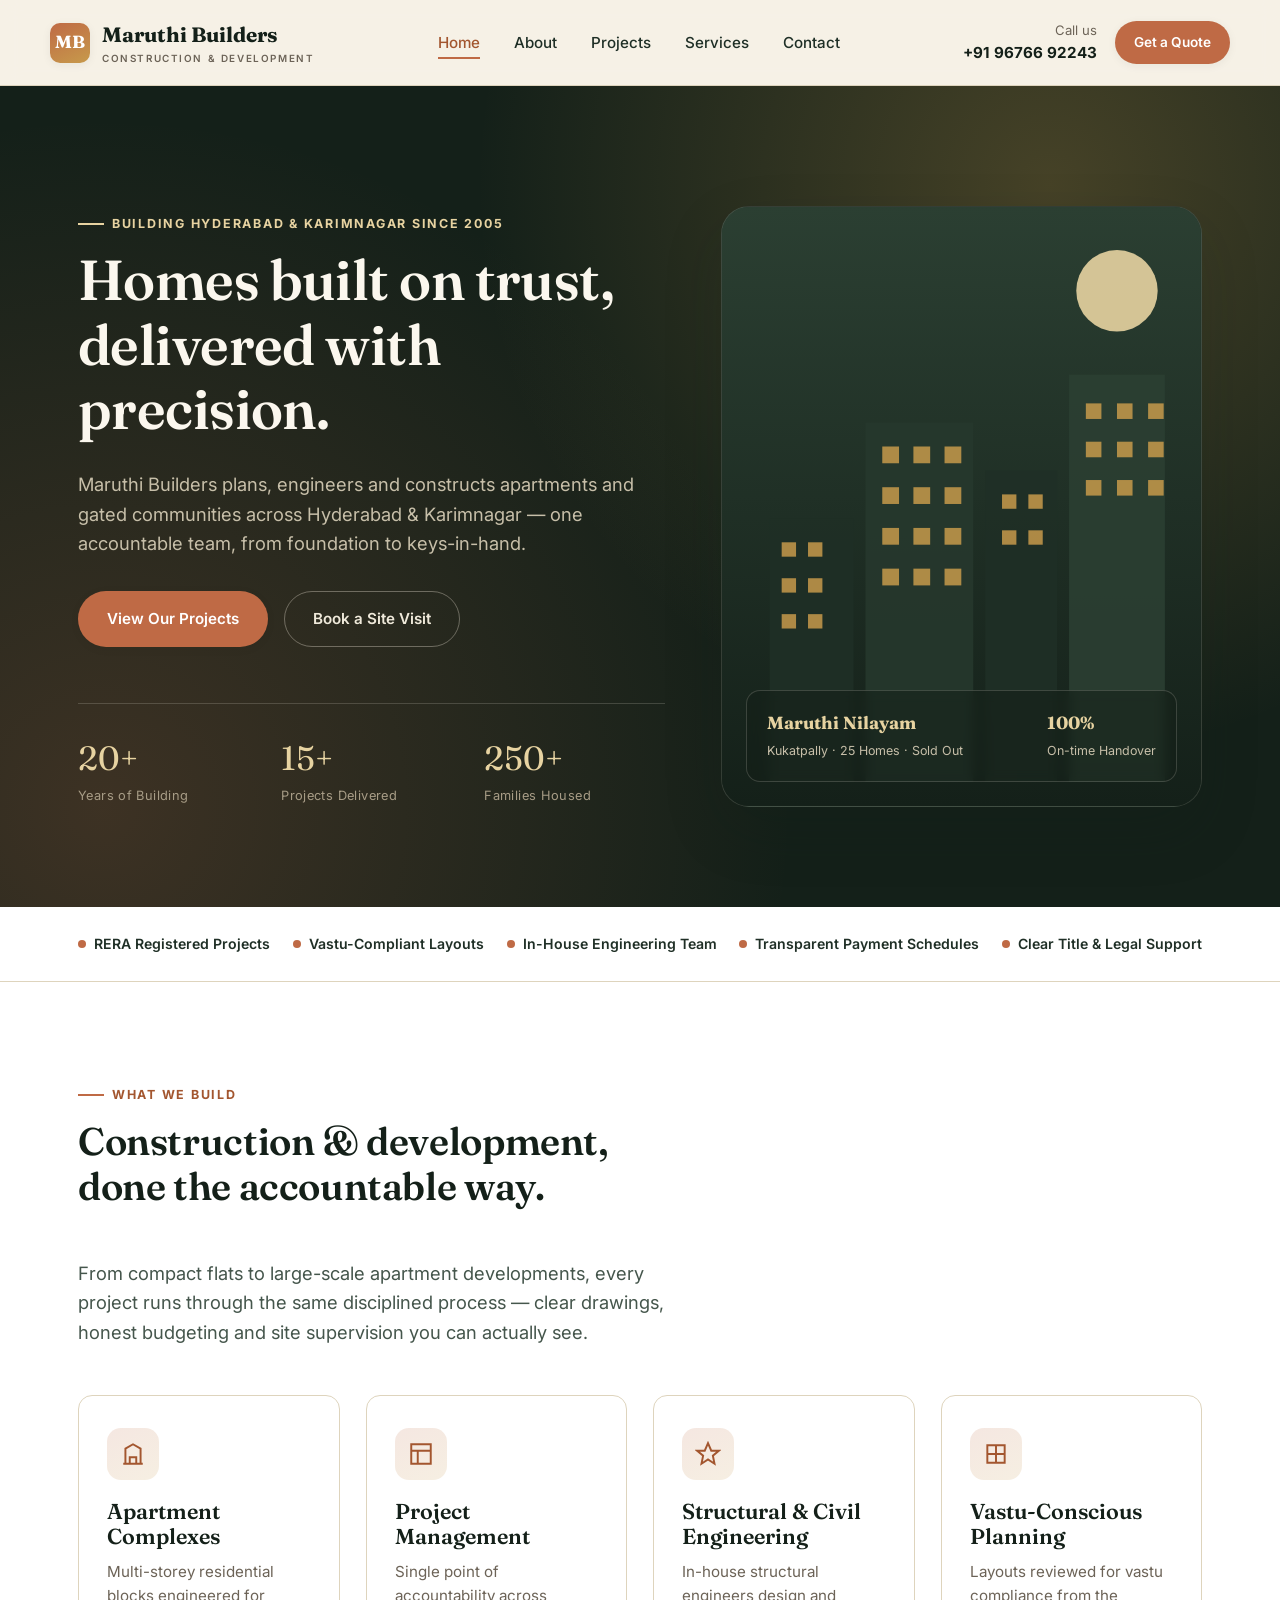
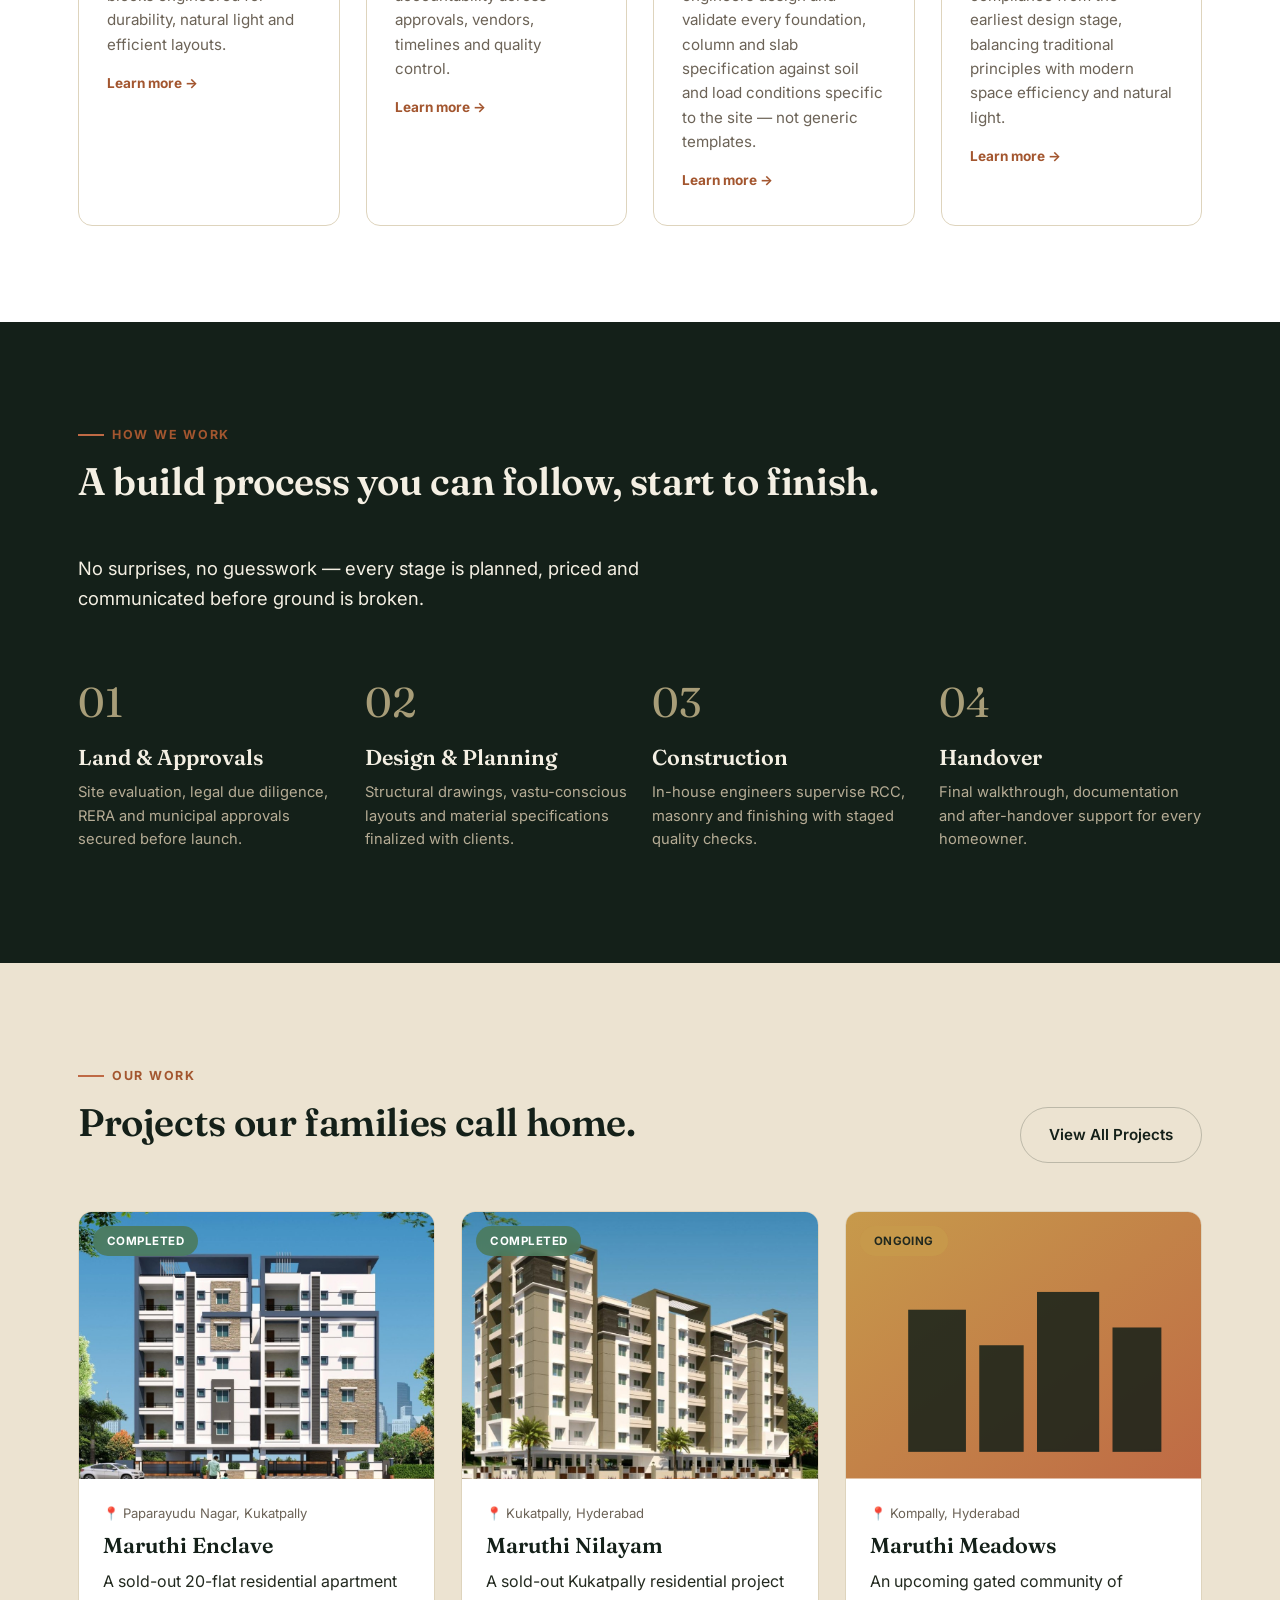
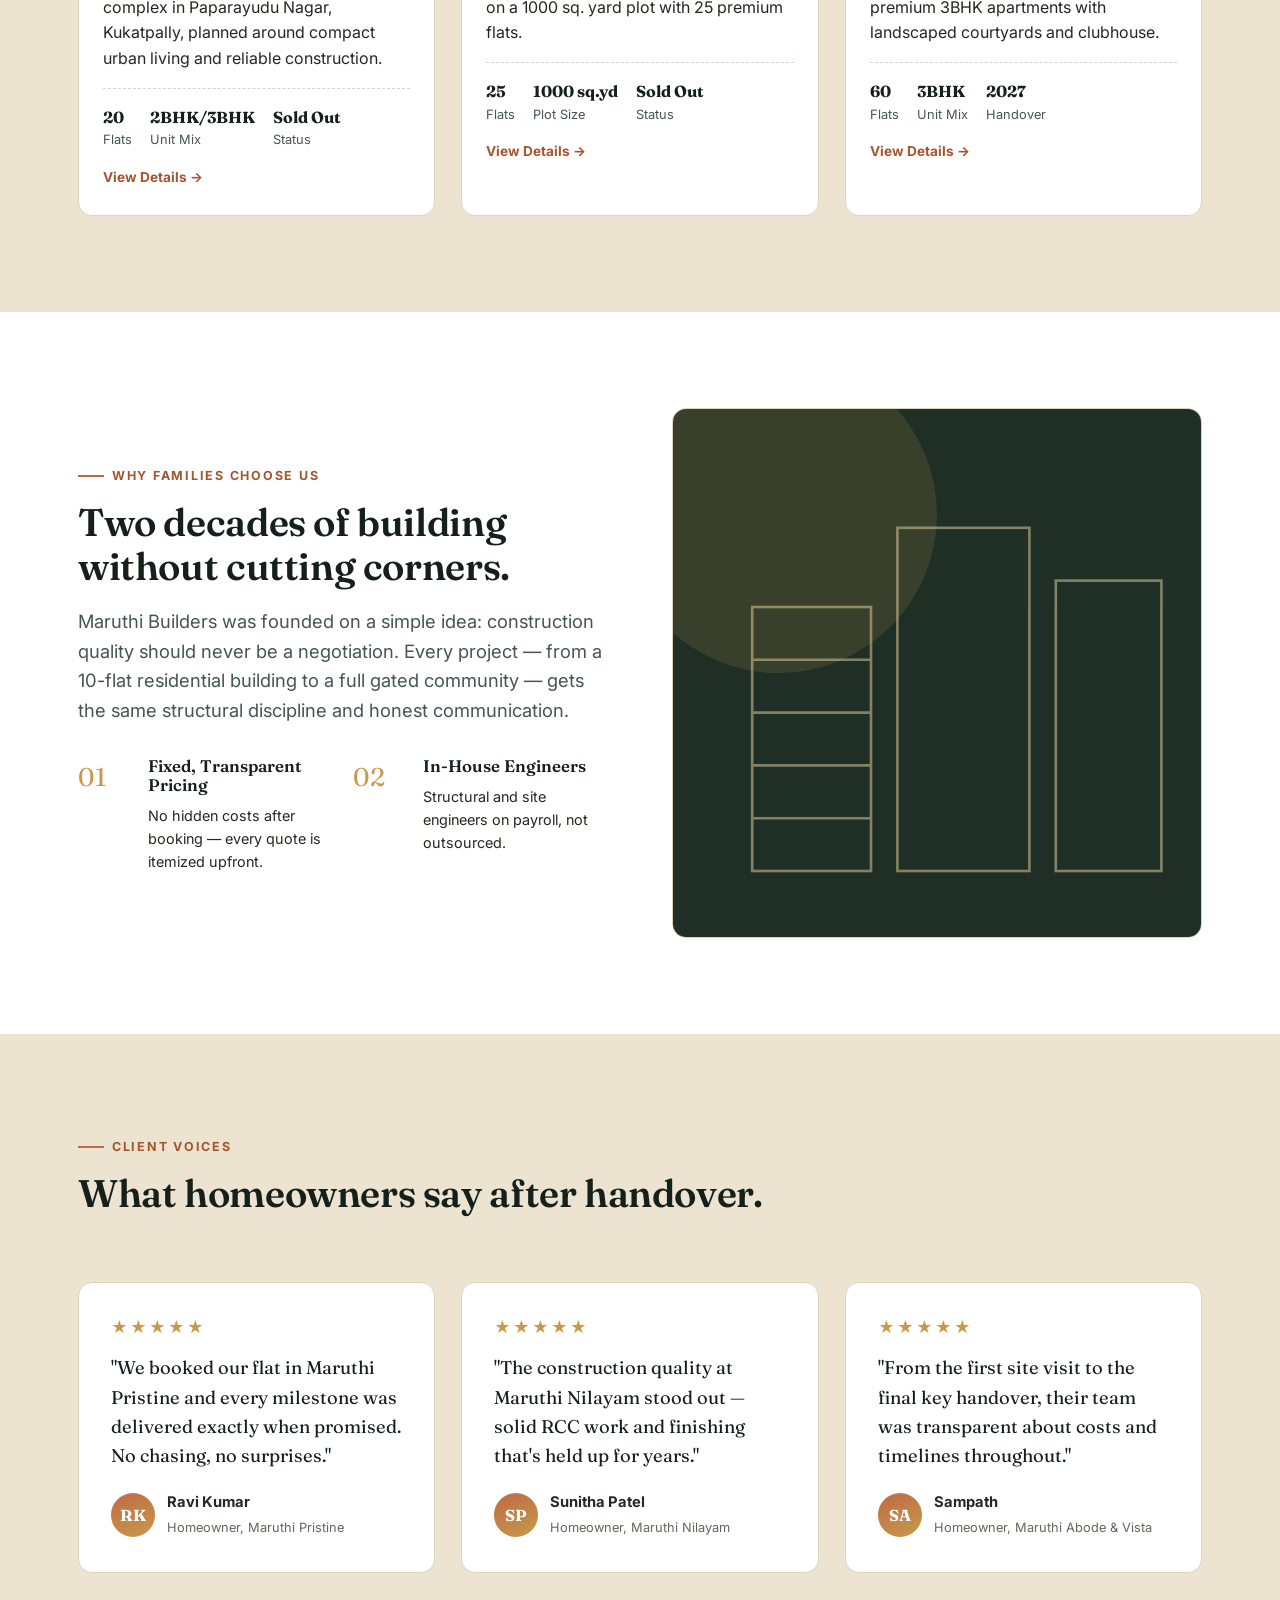
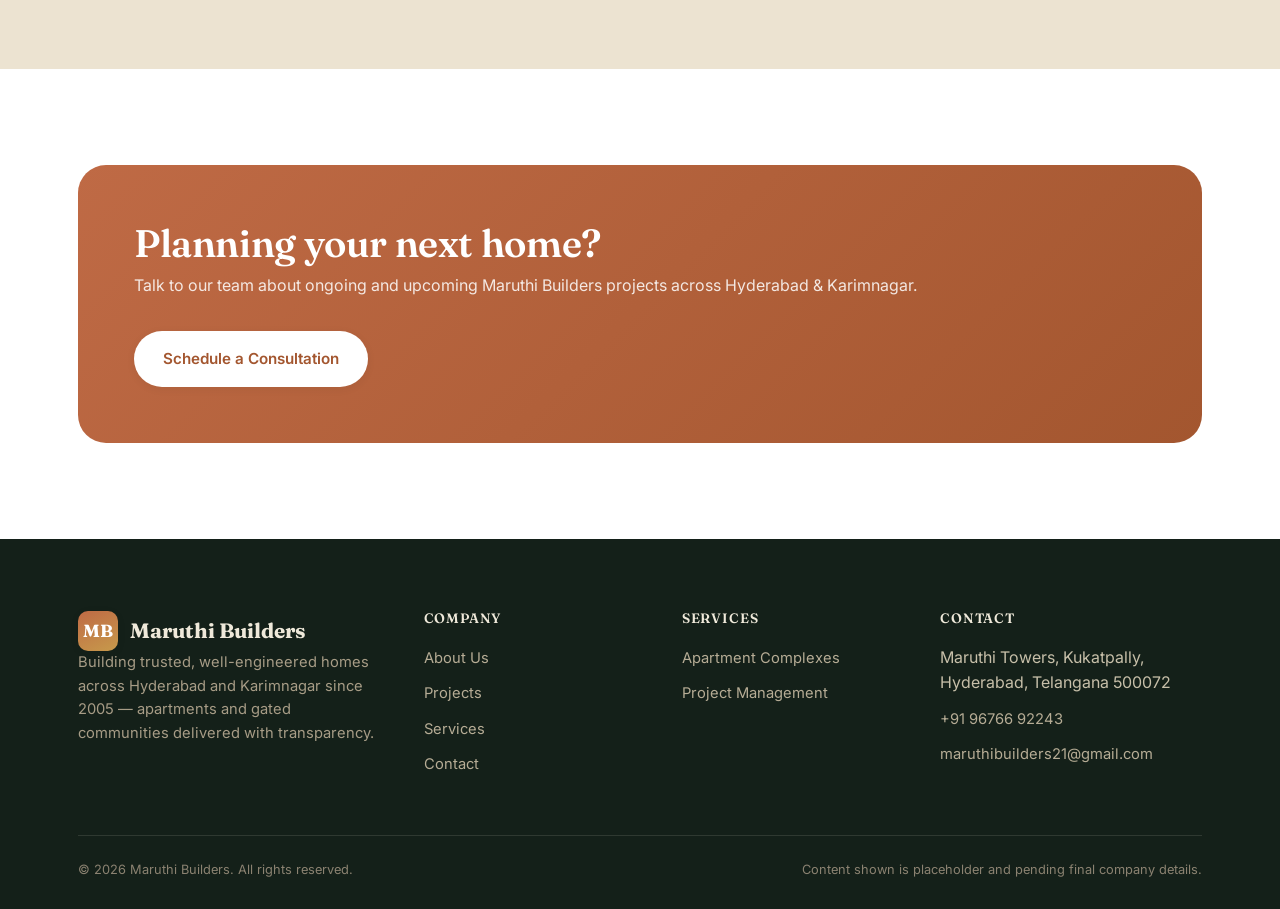
<file: index.html>
<!DOCTYPE html>
<html lang="en">
<head>
<meta charset="UTF-8" />
<meta name="viewport" content="width=device-width, initial-scale=1.0" />
<title>Maruthi Builders | Trusted Residential Construction in Hyderabad</title>
<meta name="description" content="Maruthi Builders delivers premium apartments and gated communities across Hyderabad & Karimnagar — end-to-end construction with transparent, on-time handovers." />
<link rel="preconnect" href="https://fonts.googleapis.com">
<link href="https://fonts.googleapis.com/css2?family=Fraunces:wght@500;600;700&family=Inter:wght@400;500;600;700&display=swap" rel="stylesheet">
<link rel="stylesheet" href="css/styles.css" />
</head>
<body>

<header class="site-header">
  <nav class="nav container">
    <a href="index.html" class="brand">
      <span class="brand-mark">MB</span>
      <span>Maruthi Builders<small>Construction &amp; Development</small></span>
    </a>
    <ul class="nav-links">
      <li><a href="index.html" aria-current="page">Home</a></li>
      <li><a href="about.html">About</a></li>
      <li><a href="projects.html">Projects</a></li>
      <li><a href="services.html">Services</a></li>
      <li><a href="contact.html">Contact</a></li>
    </ul>
    <div class="nav-cta">
      <div class="nav-phone">
        <span>Call us</span>
        <strong>+91 96766 92243</strong>
      </div>
      <a href="contact.html" class="btn btn-primary btn-sm">Get a Quote</a>
    </div>
    <button class="nav-toggle" aria-label="Toggle menu">
      <span></span><span></span><span></span>
    </button>
  </nav>
</header>

<!-- ============ HERO ============ -->
<section class="hero">
  <div class="container">
    <div class="hero-copy">
      <span class="eyebrow">Building Hyderabad &amp; Karimnagar Since 2005</span>
      <h1>Homes built on trust, delivered with precision.</h1>
      <p class="lede">Maruthi Builders plans, engineers and constructs apartments and gated communities across Hyderabad &amp; Karimnagar — one accountable team, from foundation to keys-in-hand.</p>
      <div class="hero-actions">
        <a href="projects.html" class="btn btn-primary">View Our Projects</a>
        <a href="contact.html" class="btn btn-on-dark">Book a Site Visit</a>
      </div>
      <div class="hero-stats">
        <div>
          <div class="stat-num"><span data-count="20" data-suffix="+">0</span></div>
          <div class="stat-label">Years of Building</div>
        </div>
        <div>
          <div class="stat-num"><span data-count="15" data-suffix="+">0</span></div>
          <div class="stat-label">Projects Delivered</div>
        </div>
        <div>
          <div class="stat-num"><span data-count="250" data-suffix="+">0</span></div>
          <div class="stat-label">Families Housed</div>
        </div>
      </div>
    </div>
    <div class="hero-visual">
      <svg viewBox="0 0 400 500" preserveAspectRatio="xMidYMax slice" xmlns="http://www.w3.org/2000/svg">
        <rect width="400" height="500" fill="url(#skyGrad)"/>
        <defs>
          <linearGradient id="skyGrad" x1="0" y1="0" x2="0" y2="1">
            <stop offset="0" stop-color="#2b3f32"/>
            <stop offset="1" stop-color="#142019"/>
          </linearGradient>
        </defs>
        <g opacity="0.9">
          <rect x="40" y="260" width="70" height="220" fill="#1f2f26"/>
          <rect x="120" y="180" width="90" height="300" fill="#26382d"/>
          <rect x="220" y="220" width="60" height="260" fill="#1f2f26"/>
          <rect x="290" y="140" width="80" height="340" fill="#2b3f32"/>
        </g>
        <g fill="#c79a4b" opacity="0.85">
          <rect x="50" y="280" width="12" height="12"/><rect x="72" y="280" width="12" height="12"/>
          <rect x="50" y="310" width="12" height="12"/><rect x="72" y="310" width="12" height="12"/>
          <rect x="50" y="340" width="12" height="12"/><rect x="72" y="340" width="12" height="12"/>
          <rect x="134" y="200" width="14" height="14"/><rect x="160" y="200" width="14" height="14"/><rect x="186" y="200" width="14" height="14"/>
          <rect x="134" y="234" width="14" height="14"/><rect x="160" y="234" width="14" height="14"/><rect x="186" y="234" width="14" height="14"/>
          <rect x="134" y="268" width="14" height="14"/><rect x="160" y="268" width="14" height="14"/><rect x="186" y="268" width="14" height="14"/>
          <rect x="134" y="302" width="14" height="14"/><rect x="160" y="302" width="14" height="14"/><rect x="186" y="302" width="14" height="14"/>
          <rect x="234" y="240" width="12" height="12"/><rect x="256" y="240" width="12" height="12"/>
          <rect x="234" y="270" width="12" height="12"/><rect x="256" y="270" width="12" height="12"/>
          <rect x="304" y="164" width="13" height="13"/><rect x="330" y="164" width="13" height="13"/><rect x="356" y="164" width="13" height="13"/>
          <rect x="304" y="196" width="13" height="13"/><rect x="330" y="196" width="13" height="13"/><rect x="356" y="196" width="13" height="13"/>
          <rect x="304" y="228" width="13" height="13"/><rect x="330" y="228" width="13" height="13"/><rect x="356" y="228" width="13" height="13"/>
        </g>
        <circle cx="330" cy="70" r="34" fill="#e7d3a1" opacity="0.9"/>
      </svg>
      <div class="hero-visual-badge">
        <div>
          <strong>Maruthi Nilayam</strong>
          <span>Kukatpally · 25 Homes · Sold Out</span>
        </div>
        <div>
          <strong>100%</strong>
          <span>On-time Handover</span>
        </div>
      </div>
    </div>
  </div>
</section>

<!-- ============ TRUST STRIP ============ -->
<div class="trust-strip">
  <div class="container">
    <div class="trust-item"><span class="dot"></span> RERA Registered Projects</div>
    <div class="trust-item"><span class="dot"></span> Vastu-Compliant Layouts</div>
    <div class="trust-item"><span class="dot"></span> In-House Engineering Team</div>
    <div class="trust-item"><span class="dot"></span> Transparent Payment Schedules</div>
    <div class="trust-item"><span class="dot"></span> Clear Title &amp; Legal Support</div>
  </div>
</div>

<!-- ============ SERVICES ============ -->
<section class="section section--surface">
  <div class="container">
    <div class="section-head reveal">
      <div>
        <span class="eyebrow">What We Build</span>
        <h2>Construction &amp; development,<br>done the accountable way.</h2>
      </div>
      <p class="lede">From compact flats to large-scale apartment developments, every project runs through the same disciplined process — clear drawings, honest budgeting and site supervision you can actually see.</p>
    </div>

    <div class="grid grid-4">
      <div class="card reveal">
        <div class="card-icon">
          <svg viewBox="0 0 24 24" fill="none" stroke="currentColor" stroke-width="1.8"><path d="M3 21h18M5 21V7l7-4 7 4v14M9 21v-6h6v6"/></svg>
        </div>
        <h3>Apartment Complexes</h3>
        <p>Multi-storey residential blocks engineered for durability, natural light and efficient layouts.</p>
        <a href="services.html" class="card-link">Learn more →</a>
      </div>
      <div class="card reveal">
        <div class="card-icon">
          <svg viewBox="0 0 24 24" fill="none" stroke="currentColor" stroke-width="1.8"><path d="M3 3h18v18H3zM3 9h18M9 21V9"/></svg>
        </div>
        <h3>Project Management</h3>
        <p>Single point of accountability across approvals, vendors, timelines and quality control.</p>
        <a href="services.html" class="card-link">Learn more →</a>
      </div>
      <div class="card reveal">
        <div class="card-icon">
          <svg viewBox="0 0 24 24" fill="none" stroke="currentColor" stroke-width="1.8"><path d="M12 2l3 7h7l-5.5 4.5L18 21l-6-4-6 4 1.5-7.5L2 9h7z"/></svg>
        </div>
        <h3>Structural &amp; Civil Engineering</h3>
        <p>In-house structural engineers design and validate every foundation, column and slab specification against soil and load conditions specific to the site — not generic templates.</p>
        <a href="services.html" class="card-link">Learn more →</a>
      </div>
      <div class="card reveal">
        <div class="card-icon">
          <svg viewBox="0 0 24 24" fill="none" stroke="currentColor" stroke-width="1.8"><path d="M4 4h16v16H4zM4 12h16M12 4v16"/></svg>
        </div>
        <h3>Vastu-Conscious Planning</h3>
        <p>Layouts reviewed for vastu compliance from the earliest design stage, balancing traditional principles with modern space efficiency and natural light.</p>
        <a href="services.html" class="card-link">Learn more →</a>
      </div>
    </div>
  </div>
</section>

<!-- ============ PROCESS ============ -->
<section class="section section--ink">
  <div class="container">
    <div class="section-head reveal">
      <div>
        <span class="eyebrow">How We Work</span>
        <h2>A build process you can follow, start to finish.</h2>
      </div>
      <p class="lede">No surprises, no guesswork — every stage is planned, priced and communicated before ground is broken.</p>
    </div>
    <div class="process-grid">
      <div class="process-step reveal">
        <span class="step-num">01</span>
        <h3>Land &amp; Approvals</h3>
        <p>Site evaluation, legal due diligence, RERA and municipal approvals secured before launch.</p>
      </div>
      <div class="process-step reveal">
        <span class="step-num">02</span>
        <h3>Design &amp; Planning</h3>
        <p>Structural drawings, vastu-conscious layouts and material specifications finalized with clients.</p>
      </div>
      <div class="process-step reveal">
        <span class="step-num">03</span>
        <h3>Construction</h3>
        <p>In-house engineers supervise RCC, masonry and finishing with staged quality checks.</p>
      </div>
      <div class="process-step reveal">
        <span class="step-num">04</span>
        <h3>Handover</h3>
        <p>Final walkthrough, documentation and after-handover support for every homeowner.</p>
      </div>
    </div>
  </div>
</section>

<!-- ============ FEATURED PROJECTS ============ -->
<section class="section section--sand-deep">
  <div class="container">
    <div class="section-head reveal">
      <div>
        <span class="eyebrow">Our Work</span>
        <h2>Projects our families call home.</h2>
      </div>
      <a href="projects.html" class="btn btn-ghost">View All Projects</a>
    </div>

    <div class="grid grid-3">

      <article class="project-card reveal">
        <div class="project-thumb">
          <img src="images/projects/enclave-elevation.jpg" alt="Maruthi Enclave building elevation" loading="lazy" />
          <span class="project-status completed">Completed</span>
        </div>
        <div class="project-body">
          <div class="project-loc">📍 Paparayudu Nagar, Kukatpally</div>
          <h3>Maruthi Enclave</h3>
          <p>A sold-out 20-flat residential apartment complex in Paparayudu Nagar, Kukatpally, planned around compact urban living and reliable construction.</p>
          <div class="project-meta">
            <div><strong>20</strong>Flats</div>
            <div><strong>2BHK/3BHK</strong>Unit Mix</div>
            <div><strong>Sold Out</strong>Status</div>
          </div>
          <a href="projects/maruthi-enclave-kukatpally.html" class="card-link">View Details →</a>
        </div>
      </article>

      <article class="project-card reveal">
        <div class="project-thumb">
          <img src="images/projects/nilayam-elevation.jpg" alt="Maruthi Nilayam building elevation" loading="lazy" />
          <span class="project-status completed">Completed</span>
        </div>
        <div class="project-body">
          <div class="project-loc">📍 Kukatpally, Hyderabad</div>
          <h3>Maruthi Nilayam</h3>
          <p>A sold-out Kukatpally residential project on a 1000 sq. yard plot with 25 premium flats.</p>
          <div class="project-meta">
            <div><strong>25</strong>Flats</div>
            <div><strong>1000 sq.yd</strong>Plot Size</div>
            <div><strong>Sold Out</strong>Status</div>
          </div>
          <a href="projects/maruthi-nilayam-kukatpally.html" class="card-link">View Details →</a>
        </div>
      </article>

      <article class="project-card reveal">
        <div class="project-thumb">
          <svg viewBox="0 0 400 300" xmlns="http://www.w3.org/2000/svg">
            <rect width="400" height="300" fill="url(#g3)"/>
            <defs><linearGradient id="g3" x1="0" y1="0" x2="1" y2="1"><stop offset="0" stop-color="#c79a4b"/><stop offset="1" stop-color="#bf6a45"/></linearGradient></defs>
            <g fill="#142019" opacity="0.85">
              <rect x="70" y="110" width="65" height="160"/><rect x="150" y="150" width="50" height="120"/><rect x="215" y="90" width="70" height="180"/><rect x="300" y="130" width="55" height="140"/>
            </g>
          </svg>
          <span class="project-status ongoing">Ongoing</span>
        </div>
        <div class="project-body">
          <div class="project-loc">📍 Kompally, Hyderabad</div>
          <h3>Maruthi Meadows</h3>
          <p>An upcoming gated community of premium 3BHK apartments with landscaped courtyards and clubhouse.</p>
          <div class="project-meta">
            <div><strong>60</strong>Flats</div>
            <div><strong>3BHK</strong>Unit Mix</div>
            <div><strong>2027</strong>Handover</div>
          </div>
          <a href="projects/maruthi-meadows-kompally.html" class="card-link">View Details →</a>
        </div>
      </article>

    </div>
  </div>
</section>

<!-- ============ WHY US / STATS ============ -->
<section class="section section--surface">
  <div class="container">
    <div class="grid grid-2" style="align-items:center; gap:64px;">
      <div class="reveal">
        <span class="eyebrow">Why Families Choose Us</span>
        <h2>Two decades of building without cutting corners.</h2>
        <p class="lede">Maruthi Builders was founded on a simple idea: construction quality should never be a negotiation. Every project — from a 10-flat residential building to a full gated community — gets the same structural discipline and honest communication.</p>
        <div class="grid grid-2" style="margin-top:32px; gap:20px;">
          <div class="value-row" style="border:none; padding:0;">
            <span class="value-num">01</span>
            <div><h3 style="font-size:1.05rem;">Fixed, Transparent Pricing</h3><p style="font-size:0.9rem;">No hidden costs after booking — every quote is itemized upfront.</p></div>
          </div>
          <div class="value-row" style="border:none; padding:0;">
            <span class="value-num">02</span>
            <div><h3 style="font-size:1.05rem;">In-House Engineers</h3><p style="font-size:0.9rem;">Structural and site engineers on payroll, not outsourced.</p></div>
          </div>
        </div>
      </div>
      <div class="card" style="padding:0; overflow:hidden;">
        <div class="project-thumb" style="aspect-ratio:1/1;">
          <svg viewBox="0 0 400 400" xmlns="http://www.w3.org/2000/svg">
            <rect width="400" height="400" fill="#1f2f26"/>
            <g fill="#c79a4b" opacity="0.15">
              <circle cx="80" cy="80" r="120"/>
            </g>
            <g fill="none" stroke="#e7d3a1" stroke-width="2" opacity="0.5">
              <rect x="60" y="150" width="90" height="200"/>
              <rect x="170" y="90" width="100" height="260"/>
              <rect x="290" y="130" width="80" height="220"/>
              <line x1="60" y1="190" x2="150" y2="190"/><line x1="60" y1="230" x2="150" y2="230"/><line x1="60" y1="270" x2="150" y2="270"/><line x1="60" y1="310" x2="150" y2="310"/>
            </g>
          </svg>
        </div>
      </div>
    </div>
  </div>
</section>

<!-- ============ TESTIMONIALS ============ -->
<section class="section section--sand-deep">
  <div class="container">
    <div class="section-head reveal">
      <div>
        <span class="eyebrow">Client Voices</span>
        <h2>What homeowners say after handover.</h2>
      </div>
    </div>
    <div class="grid grid-3">
      <div class="testimonial-card reveal">
        <div class="stars">★★★★★</div>
        <p class="testimonial-quote">"We booked our flat in Maruthi Pristine and every milestone was delivered exactly when promised. No chasing, no surprises."</p>
        <div class="testimonial-person">
          <div class="avatar">RK</div>
          <div><strong>Ravi Kumar</strong><span>Homeowner, Maruthi Pristine</span></div>
        </div>
      </div>
      <div class="testimonial-card reveal">
        <div class="stars">★★★★★</div>
        <p class="testimonial-quote">"The construction quality at Maruthi Nilayam stood out — solid RCC work and finishing that's held up for years."</p>
        <div class="testimonial-person">
          <div class="avatar">SP</div>
          <div><strong>Sunitha Patel</strong><span>Homeowner, Maruthi Nilayam</span></div>
        </div>
      </div>
      <div class="testimonial-card reveal">
        <div class="stars">★★★★★</div>
        <p class="testimonial-quote">"From the first site visit to the final key handover, their team was transparent about costs and timelines throughout."</p>
        <div class="testimonial-person">
          <div class="avatar">SA</div>
          <div><strong>Sampath</strong><span>Homeowner, Maruthi Abode &amp; Vista</span></div>
        </div>
      </div>
    </div>
  </div>
</section>

<!-- ============ CTA ============ -->
<section class="section section--surface">
  <div class="container">
    <div class="cta-band reveal">
      <div>
        <h2>Planning your next home?</h2>
        <p>Talk to our team about ongoing and upcoming Maruthi Builders projects across Hyderabad &amp; Karimnagar.</p>
      </div>
      <a href="contact.html" class="btn btn-primary">Schedule a Consultation</a>
    </div>
  </div>
</section>

<footer class="site-footer">
  <div class="container">
    <div class="footer-grid">
      <div class="footer-brand">
        <a href="index.html" class="brand" style="color:#efe9da;">
          <span class="brand-mark">MB</span>
          <span>Maruthi Builders</span>
        </a>
        <p>Building trusted, well-engineered homes across Hyderabad and Karimnagar since 2005 — apartments and gated communities delivered with transparency.</p>
      </div>
      <div class="footer-col">
        <h4>Company</h4>
        <ul>
          <li><a href="about.html">About Us</a></li>
          <li><a href="projects.html">Projects</a></li>
          <li><a href="services.html">Services</a></li>
          <li><a href="contact.html">Contact</a></li>
        </ul>
      </div>
      <div class="footer-col">
        <h4>Services</h4>
        <ul>
          <li><a href="services.html">Apartment Complexes</a></li>
          <li><a href="services.html">Project Management</a></li>
        </ul>
      </div>
      <div class="footer-col">
        <h4>Contact</h4>
        <ul>
          <li>Maruthi Towers, Kukatpally, Hyderabad, Telangana 500072</li>
          <li><a href="tel:+919676692243">+91 96766 92243</a></li>
          <li><a href="mailto:maruthibuilders21@gmail.com">maruthibuilders21@gmail.com</a></li>
        </ul>
      </div>
    </div>
    <div class="footer-bottom">
      <span>© 2026 Maruthi Builders. All rights reserved.</span>
      <span>Content shown is placeholder and pending final company details.</span>
    </div>
  </div>
</footer>

<script src="js/main.js"></script>
</body>
</html>
</file>
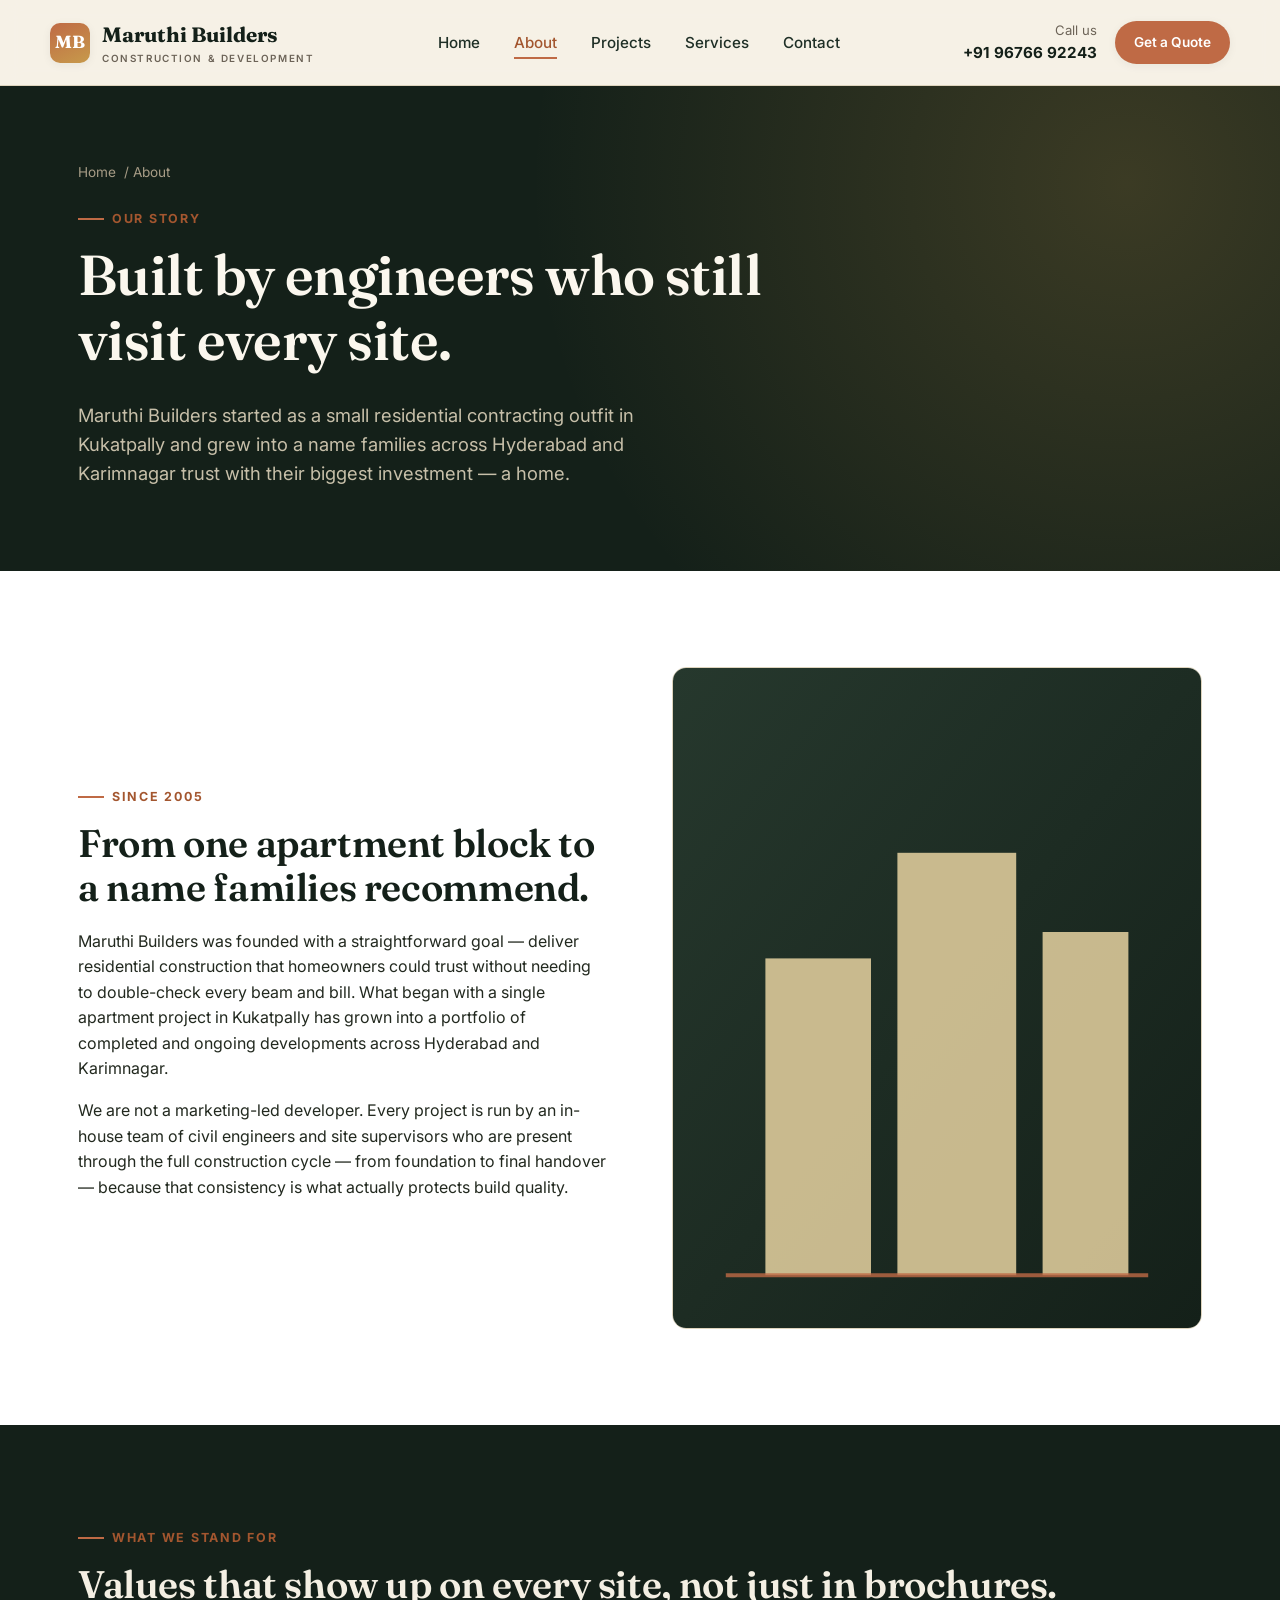
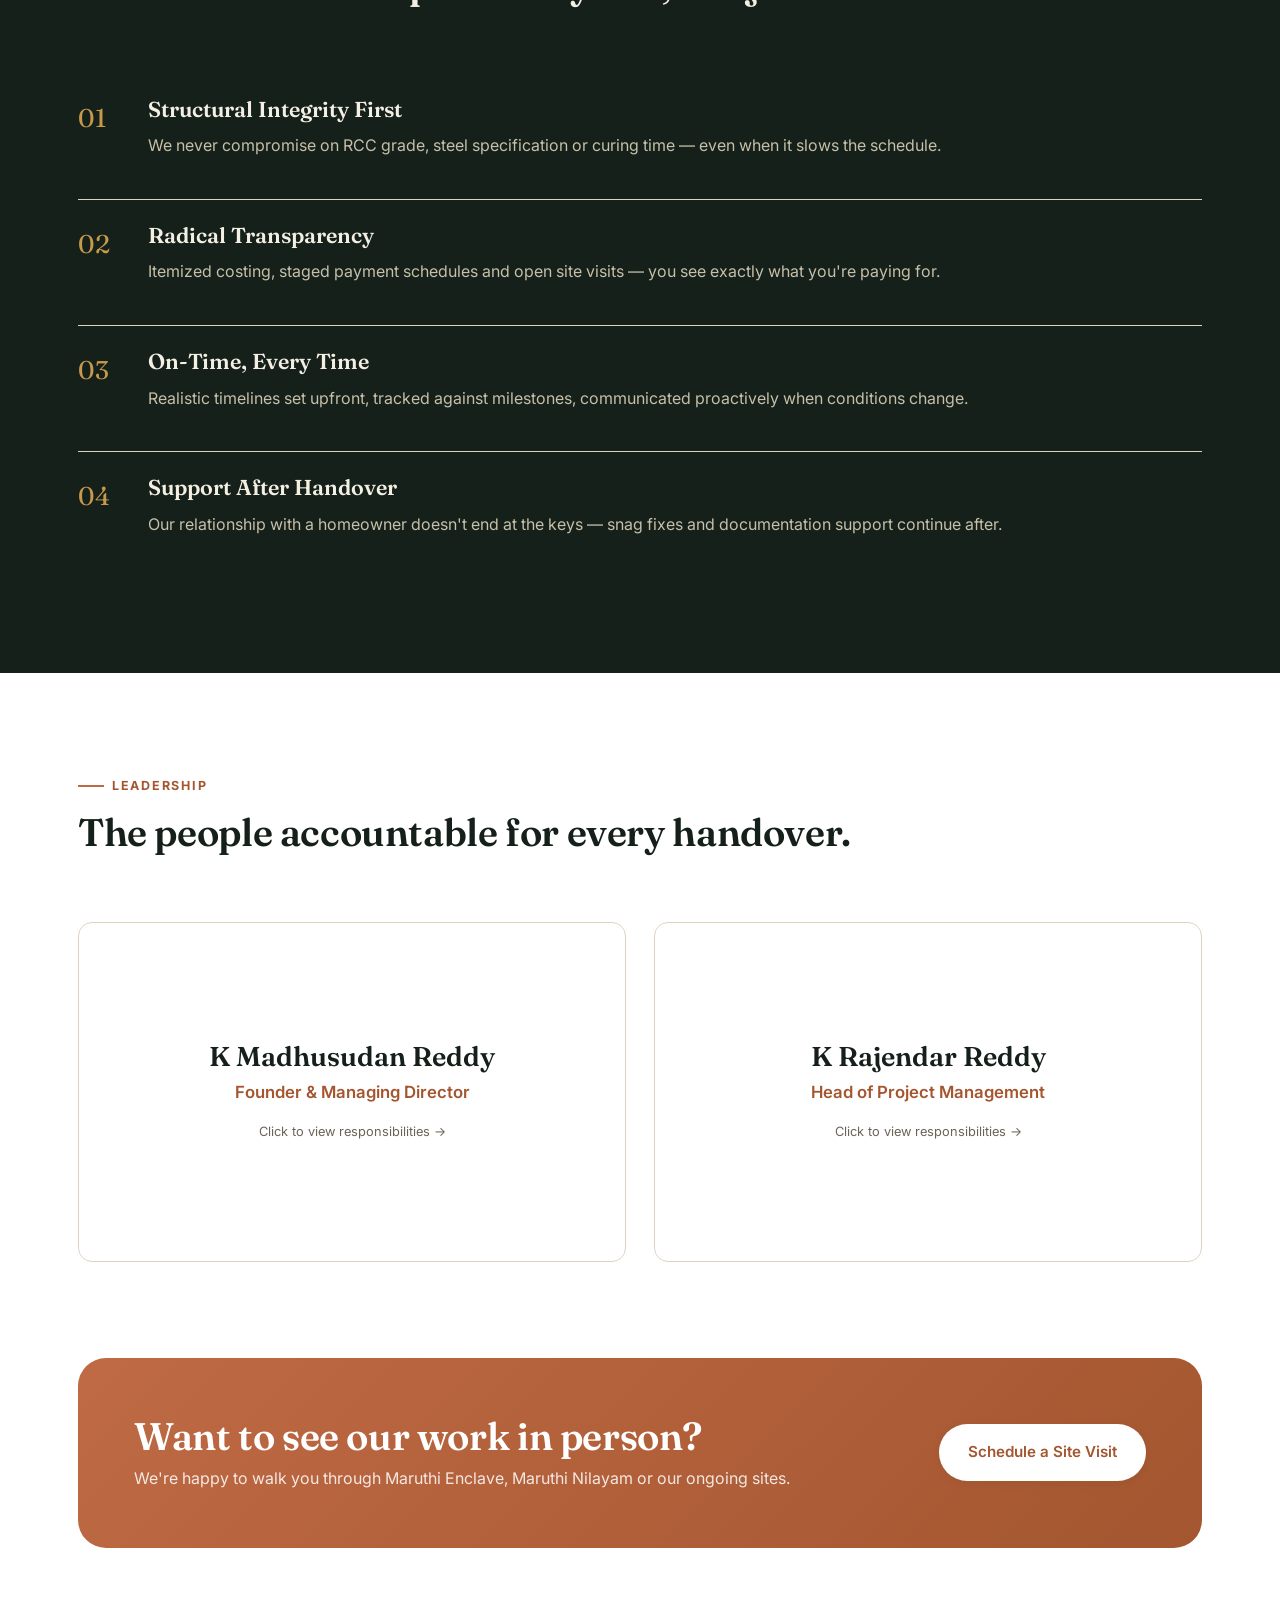
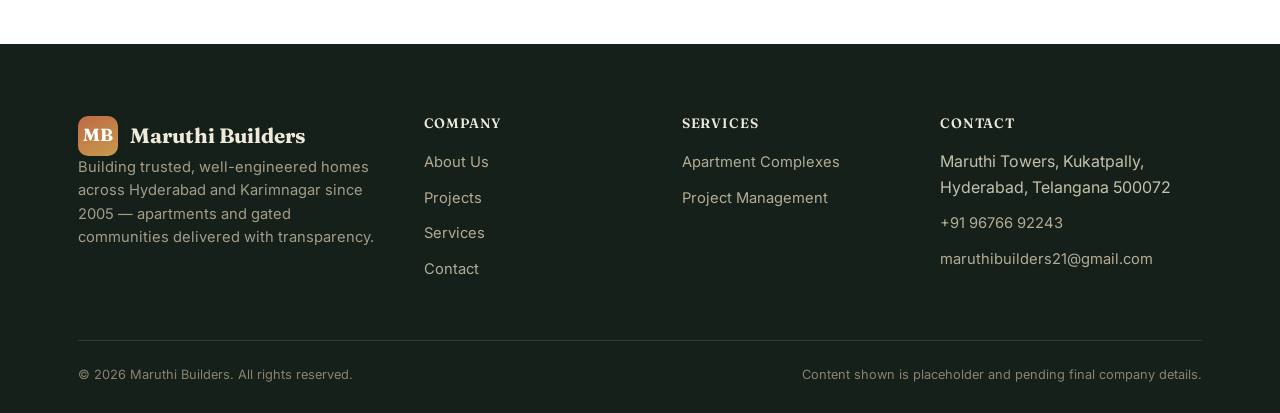
<file: about.html>
<!DOCTYPE html>
<html lang="en">
<head>
<meta charset="UTF-8" />
<meta name="viewport" content="width=device-width, initial-scale=1.0" />
<title>About Us | Maruthi Builders</title>
<meta name="description" content="Maruthi Builders — two decades of residential construction in Hyderabad. Our story, values and the team behind every handover." />
<link rel="preconnect" href="https://fonts.googleapis.com">
<link href="https://fonts.googleapis.com/css2?family=Fraunces:wght@500;600;700&family=Inter:wght@400;500;600;700&display=swap" rel="stylesheet">
<link rel="stylesheet" href="css/styles.css" />
</head>
<body>

<header class="site-header">
  <nav class="nav container">
    <a href="index.html" class="brand">
      <span class="brand-mark">MB</span>
      <span>Maruthi Builders<small>Construction &amp; Development</small></span>
    </a>
    <ul class="nav-links">
      <li><a href="index.html">Home</a></li>
      <li><a href="about.html" aria-current="page">About</a></li>
      <li><a href="projects.html">Projects</a></li>
      <li><a href="services.html">Services</a></li>
      <li><a href="contact.html">Contact</a></li>
    </ul>
    <div class="nav-cta">
      <div class="nav-phone">
        <span>Call us</span>
        <strong>+91 96766 92243</strong>
      </div>
      <a href="contact.html" class="btn btn-primary btn-sm">Get a Quote</a>
    </div>
    <button class="nav-toggle" aria-label="Toggle menu">
      <span></span><span></span><span></span>
    </button>
  </nav>
</header>

<section class="page-hero">
  <div class="container">
    <div class="breadcrumb"><a href="index.html">Home</a> / About</div>
    <span class="eyebrow">Our Story</span>
    <h1>Built by engineers who still visit every site.</h1>
    <p class="lede">Maruthi Builders started as a small residential contracting outfit in Kukatpally and grew into a name families across Hyderabad and Karimnagar trust with their biggest investment — a home.</p>
  </div>
</section>

<section class="section section--surface">
  <div class="container">
    <div class="grid grid-2" style="align-items:center; gap:64px;">
      <div class="reveal">
        <span class="eyebrow">Since 2005</span>
        <h2>From one apartment block to a name families recommend.</h2>
        <p>Maruthi Builders was founded with a straightforward goal — deliver residential construction that homeowners could trust without needing to double-check every beam and bill. What began with a single apartment project in Kukatpally has grown into a portfolio of completed and ongoing developments across Hyderabad and Karimnagar.</p>
        <p>We are not a marketing-led developer. Every project is run by an in-house team of civil engineers and site supervisors who are present through the full construction cycle — from foundation to final handover — because that consistency is what actually protects build quality.</p>
      </div>
      <div class="card" style="padding:0; overflow:hidden;">
        <div class="project-thumb" style="aspect-ratio:4/5;">
          <svg viewBox="0 0 400 500" xmlns="http://www.w3.org/2000/svg">
            <rect width="400" height="500" fill="url(#ag1)"/>
            <defs><linearGradient id="ag1" x1="0" y1="0" x2="1" y2="1"><stop offset="0" stop-color="#26382d"/><stop offset="1" stop-color="#142019"/></linearGradient></defs>
            <g fill="#e7d3a1" opacity="0.85">
              <rect x="70" y="220" width="80" height="240"/>
              <rect x="170" y="140" width="90" height="320"/>
              <rect x="280" y="200" width="65" height="260"/>
            </g>
            <g stroke="#bf6a45" stroke-width="3" fill="none" opacity="0.8">
              <line x1="40" y1="460" x2="360" y2="460"/>
            </g>
          </svg>
        </div>
      </div>
    </div>
  </div>
</section>

<section class="section section--ink">
  <div class="container">
    <div class="section-head reveal">
      <div>
        <span class="eyebrow">What We Stand For</span>
        <h2>Values that show up on every site, not just in brochures.</h2>
      </div>
    </div>
    <div class="value-row reveal">
      <span class="value-num">01</span>
      <div><h3>Structural Integrity First</h3><p>We never compromise on RCC grade, steel specification or curing time — even when it slows the schedule.</p></div>
    </div>
    <div class="value-row reveal">
      <span class="value-num">02</span>
      <div><h3>Radical Transparency</h3><p>Itemized costing, staged payment schedules and open site visits — you see exactly what you're paying for.</p></div>
    </div>
    <div class="value-row reveal">
      <span class="value-num">03</span>
      <div><h3>On-Time, Every Time</h3><p>Realistic timelines set upfront, tracked against milestones, communicated proactively when conditions change.</p></div>
    </div>
    <div class="value-row reveal">
      <span class="value-num">04</span>
      <div><h3>Support After Handover</h3><p>Our relationship with a homeowner doesn't end at the keys — snag fixes and documentation support continue after.</p></div>
    </div>
  </div>
</section>

<section class="section section--surface">
  <div class="container">
    <div class="section-head reveal">
      <div>
        <span class="eyebrow">Leadership</span>
        <h2>The people accountable for every handover.</h2>
      </div>
    </div>
    <div class="grid grid-2 leader-grid">
      <div class="leader-card reveal" role="button" tabindex="0" aria-pressed="false" aria-label="K Madhusudan Reddy, Founder and Managing Director. Click to view responsibilities.">
        <div class="leader-card-inner">
          <div class="leader-face leader-face--front">
            <h3>K Madhusudan Reddy</h3>
            <span class="leader-role">Founder &amp; Managing Director</span>
            <span class="leader-hint">Click to view responsibilities →</span>
          </div>
          <div class="leader-face leader-face--back">
            <span class="leader-role">Founder &amp; Managing Director</span>
            <p>With <strong>25+ years of experience in residential construction</strong>, our Founder &amp; Managing Director brings deep industry expertise and a hands-on approach to every project. From planning and execution to quality management and final delivery, his focus remains on <strong>craftsmanship, transparency, and dependable execution</strong>.</p>
            <p>Guided by the belief that <strong>a home is more than a structure—it is a space built for life</strong>, he continues to lead the company with a commitment to creating homes that stand the test of time.</p>
            <p><strong>Building homes. Building trust. Building for generations.</strong></p>
          </div>
        </div>
      </div>
      <div class="leader-card reveal" role="button" tabindex="0" aria-pressed="false" aria-label="K Rajendar Reddy, Head of Project Management. Click to view responsibilities.">
        <div class="leader-card-inner">
          <div class="leader-face leader-face--front">
            <h3>K Rajendar Reddy</h3>
            <span class="leader-role">Head of Project Management</span>
            <span class="leader-hint">Click to view responsibilities →</span>
          </div>
          <div class="leader-face leader-face--back">
            <span class="leader-role">Head of Project Management</span>
            <p>With <strong>20+ years of experience</strong> across <strong>banking, finance, insurance, construction, and e-commerce</strong>, our Head of Project Management brings a unique blend of business, technology, and execution expertise.</p>
            <p>An <strong>ISB alumnus</strong> and <strong>NIT Kurukshetra technology graduate</strong>, he brings strong capabilities in <strong>project planning, stakeholder management, process optimization, risk management, and delivery</strong>.</p>
            <p>His focus is simple: <strong>ensuring every project is efficiently planned, professionally executed, and delivered with the highest standards of quality, transparency, and accountability.</strong></p>
          </div>
        </div>
      </div>
    </div>
  </div>
</section>

<section class="section section--surface" style="padding-top:0;">
  <div class="container">
    <div class="cta-band reveal">
      <div>
        <h2>Want to see our work in person?</h2>
        <p>We're happy to walk you through Maruthi Enclave, Maruthi Nilayam or our ongoing sites.</p>
      </div>
      <a href="contact.html" class="btn btn-primary">Schedule a Site Visit</a>
    </div>
  </div>
</section>

<footer class="site-footer">
  <div class="container">
    <div class="footer-grid">
      <div class="footer-brand">
        <a href="index.html" class="brand" style="color:#efe9da;">
          <span class="brand-mark">MB</span>
          <span>Maruthi Builders</span>
        </a>
        <p>Building trusted, well-engineered homes across Hyderabad and Karimnagar since 2005 — apartments and gated communities delivered with transparency.</p>
      </div>
      <div class="footer-col">
        <h4>Company</h4>
        <ul>
          <li><a href="about.html">About Us</a></li>
          <li><a href="projects.html">Projects</a></li>
          <li><a href="services.html">Services</a></li>
          <li><a href="contact.html">Contact</a></li>
        </ul>
      </div>
      <div class="footer-col">
        <h4>Services</h4>
        <ul>
          <li><a href="services.html">Apartment Complexes</a></li>
          <li><a href="services.html">Project Management</a></li>
        </ul>
      </div>
      <div class="footer-col">
        <h4>Contact</h4>
        <ul>
          <li>Maruthi Towers, Kukatpally, Hyderabad, Telangana 500072</li>
          <li><a href="tel:+919676692243">+91 96766 92243</a></li>
          <li><a href="mailto:maruthibuilders21@gmail.com">maruthibuilders21@gmail.com</a></li>
        </ul>
      </div>
    </div>
    <div class="footer-bottom">
      <span>© 2026 Maruthi Builders. All rights reserved.</span>
      <span>Content shown is placeholder and pending final company details.</span>
    </div>
  </div>
</footer>

<script src="js/main.js"></script>
</body>
</html>
</file>
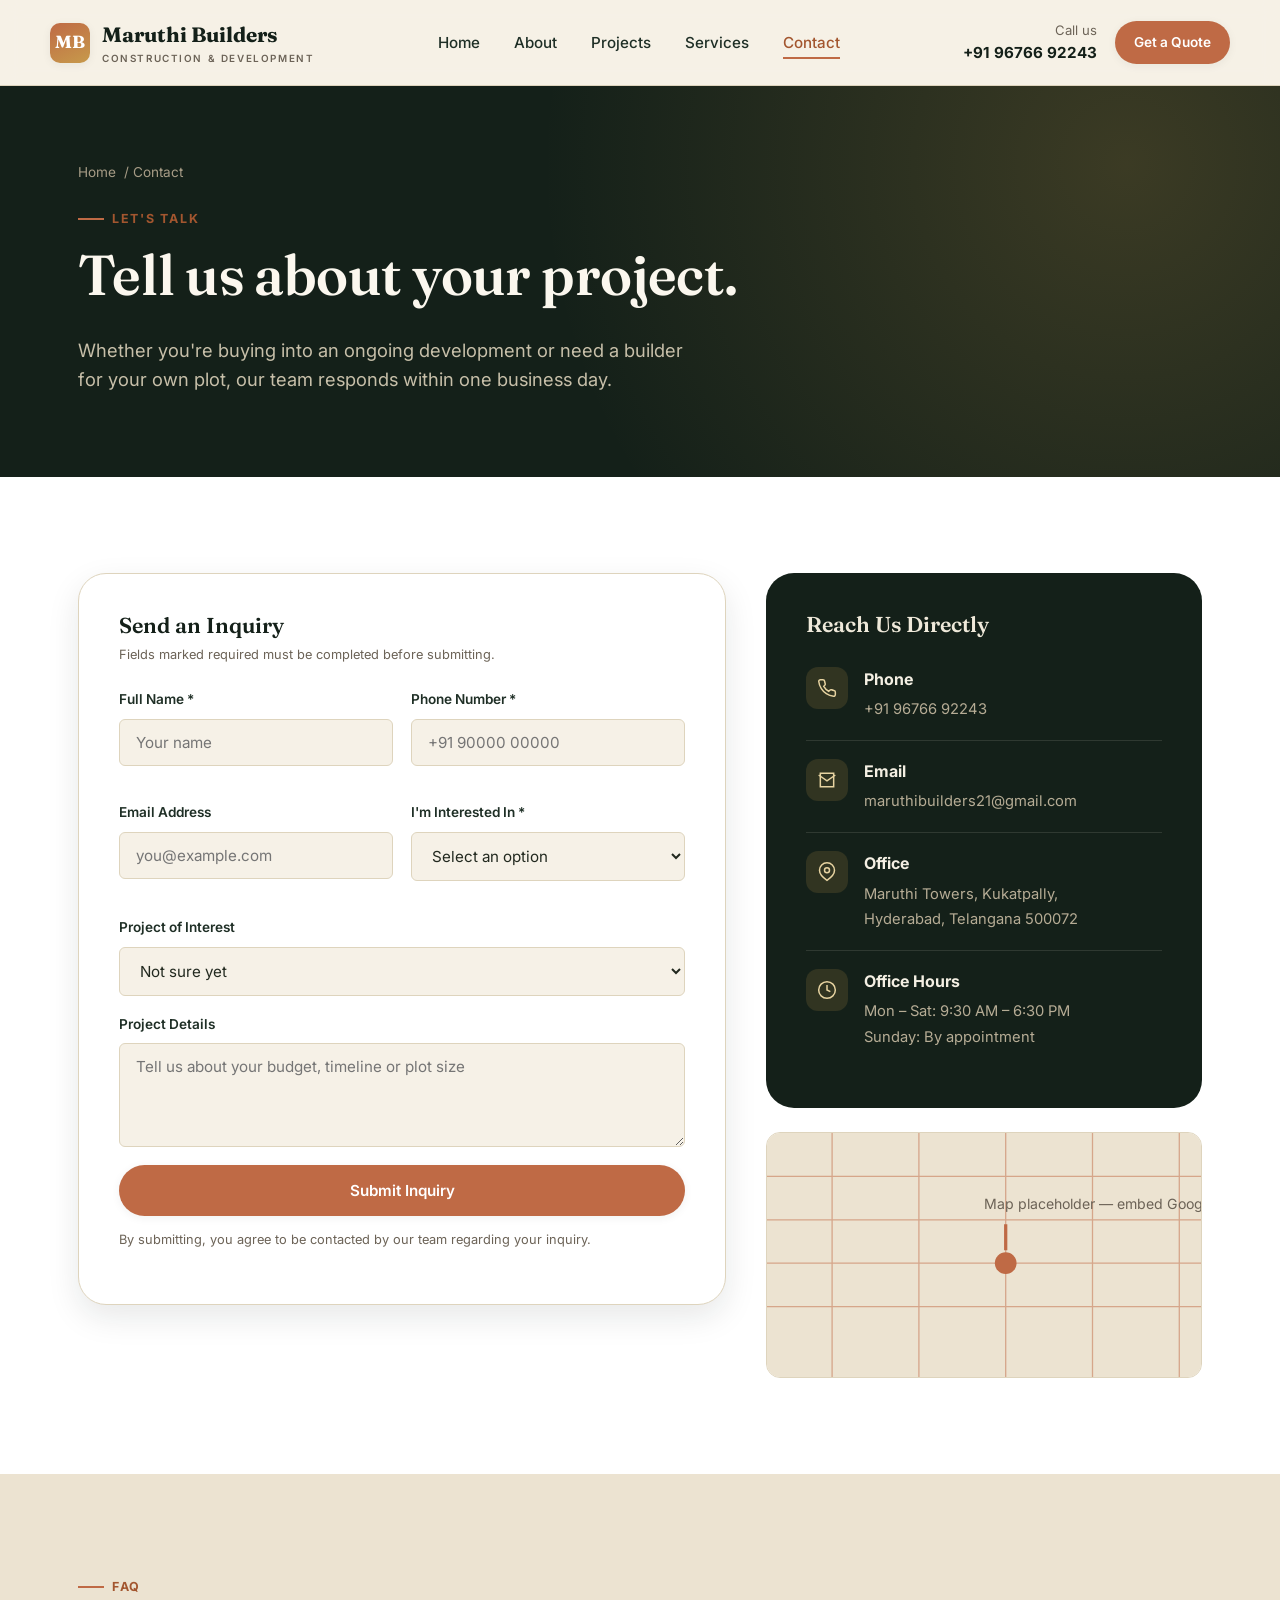
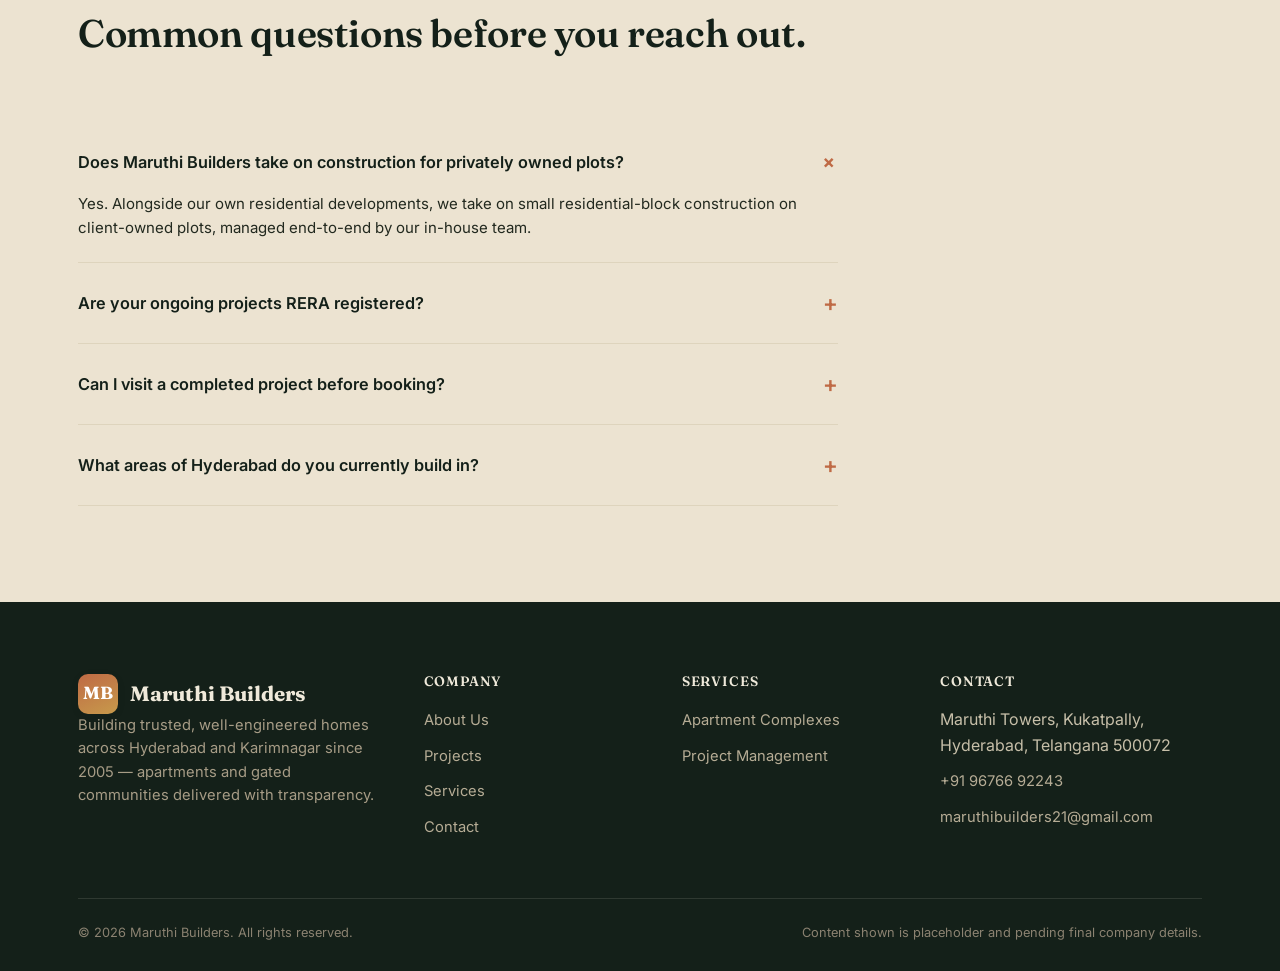
<file: contact.html>
<!DOCTYPE html>
<html lang="en">
<head>
<meta charset="UTF-8" />
<meta name="viewport" content="width=device-width, initial-scale=1.0" />
<title>Contact Us | Maruthi Builders</title>
<meta name="description" content="Get in touch with Maruthi Builders for construction consultations, site visits and project inquiries in Hyderabad." />
<link rel="preconnect" href="https://fonts.googleapis.com">
<link href="https://fonts.googleapis.com/css2?family=Fraunces:wght@500;600;700&family=Inter:wght@400;500;600;700&display=swap" rel="stylesheet">
<link rel="stylesheet" href="css/styles.css" />
</head>
<body>

<header class="site-header">
  <nav class="nav container">
    <a href="index.html" class="brand">
      <span class="brand-mark">MB</span>
      <span>Maruthi Builders<small>Construction &amp; Development</small></span>
    </a>
    <ul class="nav-links">
      <li><a href="index.html">Home</a></li>
      <li><a href="about.html">About</a></li>
      <li><a href="projects.html">Projects</a></li>
      <li><a href="services.html">Services</a></li>
      <li><a href="contact.html" aria-current="page">Contact</a></li>
    </ul>
    <div class="nav-cta">
      <div class="nav-phone">
        <span>Call us</span>
        <strong>+91 96766 92243</strong>
      </div>
      <a href="contact.html" class="btn btn-primary btn-sm">Get a Quote</a>
    </div>
    <button class="nav-toggle" aria-label="Toggle menu">
      <span></span><span></span><span></span>
    </button>
  </nav>
</header>

<section class="page-hero">
  <div class="container">
    <div class="breadcrumb"><a href="index.html">Home</a> / Contact</div>
    <span class="eyebrow">Let's Talk</span>
    <h1>Tell us about your project.</h1>
    <p class="lede">Whether you're buying into an ongoing development or need a builder for your own plot, our team responds within one business day.</p>
  </div>
</section>

<section class="section section--surface">
  <div class="container">
    <div class="grid grid-2" style="gap:40px; align-items:start;">

      <div class="reveal">
        <div class="form-card">
          <h3 style="margin-bottom:6px;">Send an Inquiry</h3>
          <p class="form-note" style="margin-top:0; margin-bottom:24px;">Fields marked required must be completed before submitting.</p>
          <form id="inquiry-form">
            <div class="form-row">
              <div class="field">
                <label for="name">Full Name *</label>
                <input type="text" id="name" name="name" required placeholder="Your name" />
              </div>
              <div class="field">
                <label for="phone">Phone Number *</label>
                <input type="tel" id="phone" name="phone" required placeholder="+91 90000 00000" />
              </div>
            </div>
            <div class="form-row">
              <div class="field">
                <label for="email">Email Address</label>
                <input type="email" id="email" name="email" placeholder="you@example.com" />
              </div>
              <div class="field">
                <label for="interest">I'm Interested In *</label>
                <select id="interest" name="interest" required>
                  <option value="">Select an option</option>
                  <option>Buying a Flat</option>
                  <option>Construction for My Own Plot</option>
                  <option>Project Management Services</option>
                  <option>General Inquiry</option>
                </select>
              </div>
            </div>
            <div class="field">
              <label for="project">Project of Interest</label>
              <select id="project" name="project">
                <option value="">Not sure yet</option>
                <option>Maruthi Meadows — Kompally</option>
                <option>Maruthi Vavilapally — Karimnagar</option>
                <option>Maruthi Pristine — Karimnagar</option>
                <option>Maruthi Elegance — Hyderabad</option>
                <option>Custom Construction on My Plot</option>
              </select>
            </div>
            <div class="field">
              <label for="message">Project Details</label>
              <textarea id="message" name="message" rows="4" placeholder="Tell us about your budget, timeline or plot size"></textarea>
            </div>
            <button type="submit" class="btn btn-primary" style="width:100%; justify-content:center;">Submit Inquiry</button>
            <p class="form-note">By submitting, you agree to be contacted by our team regarding your inquiry.</p>
          </form>
          <div class="form-success">Thank you — your inquiry has been recorded. Our team will reach out shortly. (Demo form — no data is sent yet; connect this to your CRM or email service.)</div>
        </div>
      </div>

      <div class="reveal">
        <div class="contact-info-card">
          <h3>Reach Us Directly</h3>
          <div class="contact-info-row">
            <div class="ci-icon">
              <svg width="20" height="20" viewBox="0 0 24 24" fill="none" stroke="currentColor" stroke-width="1.8"><path d="M22 16.92v3a2 2 0 0 1-2.18 2 19.79 19.79 0 0 1-8.63-3.07 19.5 19.5 0 0 1-6-6 19.79 19.79 0 0 1-3.07-8.67A2 2 0 0 1 4.11 2h3a2 2 0 0 1 2 1.72c.127.96.361 1.903.7 2.81a2 2 0 0 1-.45 2.11L8.09 9.91a16 16 0 0 0 6 6l1.27-1.27a2 2 0 0 1 2.11-.45c.907.339 1.85.573 2.81.7A2 2 0 0 1 22 16.92z"/></svg>
            </div>
            <div><strong>Phone</strong><a href="tel:+919676692243">+91 96766 92243</a></div>
          </div>
          <div class="contact-info-row">
            <div class="ci-icon">
              <svg width="20" height="20" viewBox="0 0 24 24" fill="none" stroke="currentColor" stroke-width="1.8"><path d="M4 4h16v16H4z"/><path d="M22 6l-10 7L2 6"/></svg>
            </div>
            <div><strong>Email</strong><a href="mailto:maruthibuilders21@gmail.com">maruthibuilders21@gmail.com</a></div>
          </div>
          <div class="contact-info-row">
            <div class="ci-icon">
              <svg width="20" height="20" viewBox="0 0 24 24" fill="none" stroke="currentColor" stroke-width="1.8"><path d="M21 10c0 6-9 12-9 12s-9-6-9-12a9 9 0 0 1 18 0z"/><circle cx="12" cy="10" r="3"/></svg>
            </div>
            <div><strong>Office</strong><span>Maruthi Towers, Kukatpally,<br>Hyderabad, Telangana 500072</span></div>
          </div>
          <div class="contact-info-row">
            <div class="ci-icon">
              <svg width="20" height="20" viewBox="0 0 24 24" fill="none" stroke="currentColor" stroke-width="1.8"><circle cx="12" cy="12" r="10"/><path d="M12 6v6l4 2"/></svg>
            </div>
            <div><strong>Office Hours</strong><span>Mon – Sat: 9:30 AM – 6:30 PM<br>Sunday: By appointment</span></div>
          </div>
        </div>

        <div class="card" style="margin-top:24px; padding:0; overflow:hidden;">
          <div class="project-thumb" style="aspect-ratio:16/9;">
            <svg viewBox="0 0 400 225" xmlns="http://www.w3.org/2000/svg">
              <rect width="400" height="225" fill="#ece3d1"/>
              <g stroke="#bf6a45" stroke-width="1.2" opacity="0.5">
                <line x1="0" y1="40" x2="400" y2="40"/><line x1="0" y1="80" x2="400" y2="80"/><line x1="0" y1="120" x2="400" y2="120"/><line x1="0" y1="160" x2="400" y2="160"/>
                <line x1="60" y1="0" x2="60" y2="225"/><line x1="140" y1="0" x2="140" y2="225"/><line x1="220" y1="0" x2="220" y2="225"/><line x1="300" y1="0" x2="300" y2="225"/><line x1="380" y1="0" x2="380" y2="225"/>
              </g>
              <circle cx="220" cy="120" r="10" fill="#bf6a45"/>
              <path d="M220 108 v-24" stroke="#bf6a45" stroke-width="3"/>
              <text x="200" y="70" font-family="Inter, sans-serif" font-size="13" fill="#6c6357">Map placeholder — embed Google Maps here</text>
            </svg>
          </div>
        </div>
      </div>

    </div>
  </div>
</section>

<section class="section section--sand-deep">
  <div class="container">
    <div class="section-head reveal">
      <div>
        <span class="eyebrow">FAQ</span>
        <h2>Common questions before you reach out.</h2>
      </div>
    </div>
    <div class="reveal" style="max-width:760px;">
      <div class="faq-item is-open">
        <div class="faq-q"><span>Does Maruthi Builders take on construction for privately owned plots?</span><span class="plus">+</span></div>
        <div class="faq-a"><p style="margin:0;">Yes. Alongside our own residential developments, we take on small residential-block construction on client-owned plots, managed end-to-end by our in-house team.</p></div>
      </div>
      <div class="faq-item">
        <div class="faq-q"><span>Are your ongoing projects RERA registered?</span><span class="plus">+</span></div>
        <div class="faq-a"><p style="margin:0;">All active Maruthi Builders developments are registered under RERA before bookings open, and registration details are shared with buyers at the time of inquiry.</p></div>
      </div>
      <div class="faq-item">
        <div class="faq-q"><span>Can I visit a completed project before booking?</span><span class="plus">+</span></div>
        <div class="faq-a"><p style="margin:0;">Absolutely — we regularly arrange visits to completed communities like Maruthi Enclave and Maruthi Nilayam so you can see build quality firsthand.</p></div>
      </div>
      <div class="faq-item">
        <div class="faq-q"><span>What areas of Hyderabad do you currently build in?</span><span class="plus">+</span></div>
        <div class="faq-a"><p style="margin:0;">Our project experience is concentrated in Kukatpally, Miyapur, Nizampet, Kompally, Tellapur and Bachupally, with plot-based construction considered on a case-by-case basis elsewhere.</p></div>
      </div>
    </div>
  </div>
</section>

<footer class="site-footer">
  <div class="container">
    <div class="footer-grid">
      <div class="footer-brand">
        <a href="index.html" class="brand" style="color:#efe9da;">
          <span class="brand-mark">MB</span>
          <span>Maruthi Builders</span>
        </a>
        <p>Building trusted, well-engineered homes across Hyderabad and Karimnagar since 2005 — apartments and gated communities delivered with transparency.</p>
      </div>
      <div class="footer-col">
        <h4>Company</h4>
        <ul>
          <li><a href="about.html">About Us</a></li>
          <li><a href="projects.html">Projects</a></li>
          <li><a href="services.html">Services</a></li>
          <li><a href="contact.html">Contact</a></li>
        </ul>
      </div>
      <div class="footer-col">
        <h4>Services</h4>
        <ul>
          <li><a href="services.html">Apartment Complexes</a></li>
          <li><a href="services.html">Project Management</a></li>
        </ul>
      </div>
      <div class="footer-col">
        <h4>Contact</h4>
        <ul>
          <li>Maruthi Towers, Kukatpally, Hyderabad, Telangana 500072</li>
          <li><a href="tel:+919676692243">+91 96766 92243</a></li>
          <li><a href="mailto:maruthibuilders21@gmail.com">maruthibuilders21@gmail.com</a></li>
        </ul>
      </div>
    </div>
    <div class="footer-bottom">
      <span>© 2026 Maruthi Builders. All rights reserved.</span>
      <span>Content shown is placeholder and pending final company details.</span>
    </div>
  </div>
</footer>

<script src="js/main.js"></script>
</body>
</html>
</file>
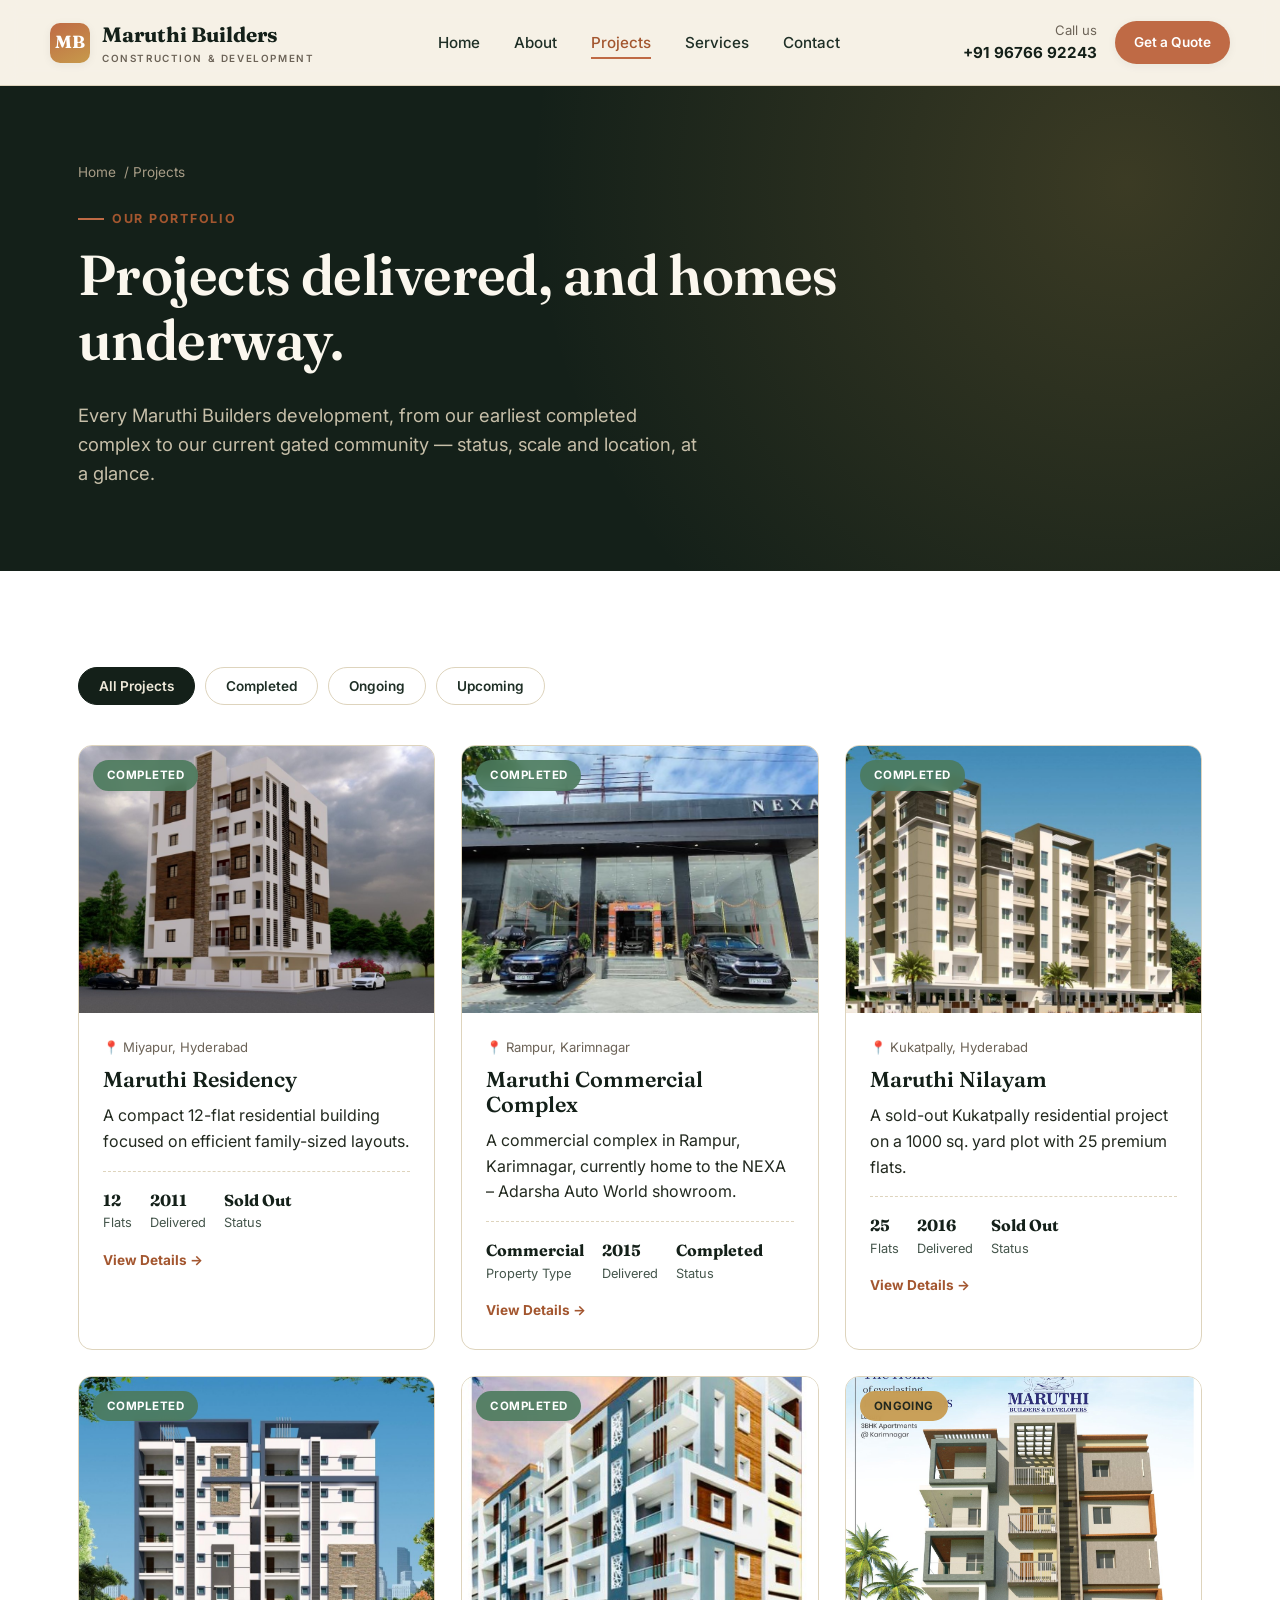
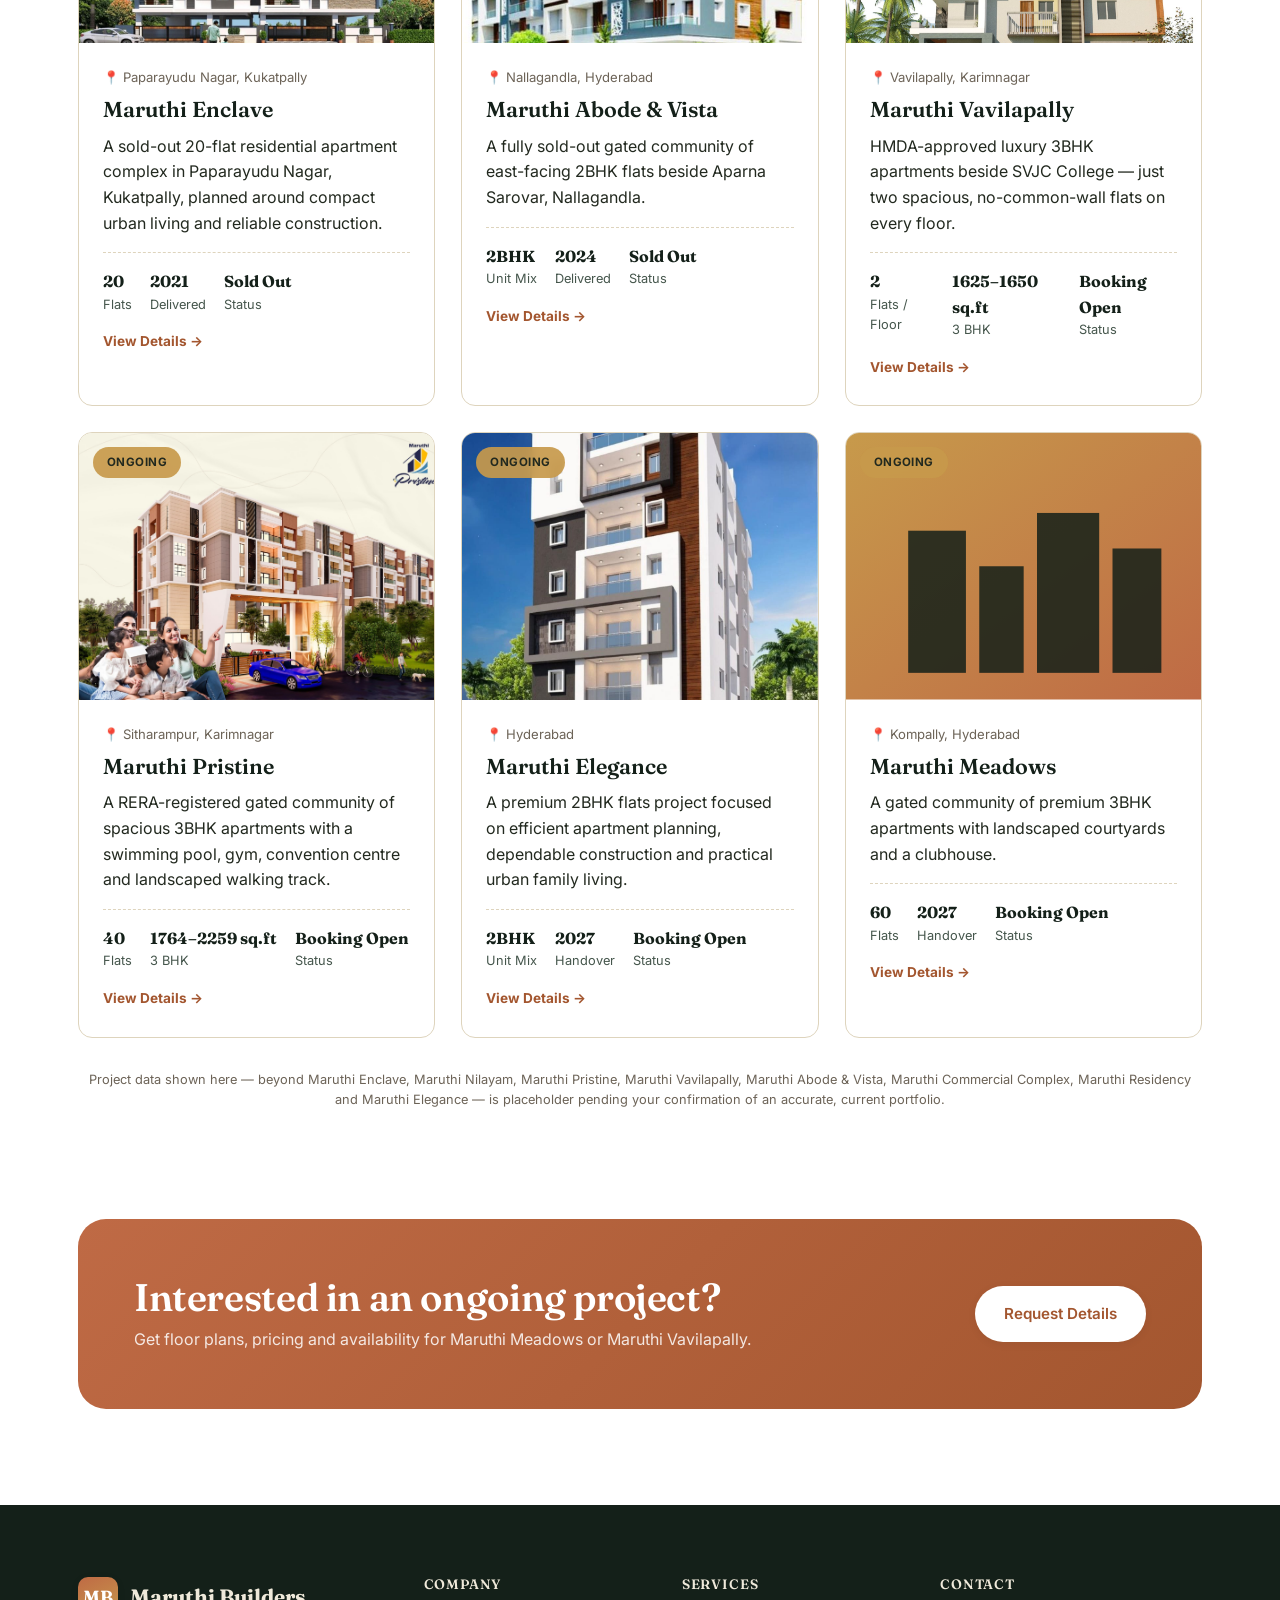
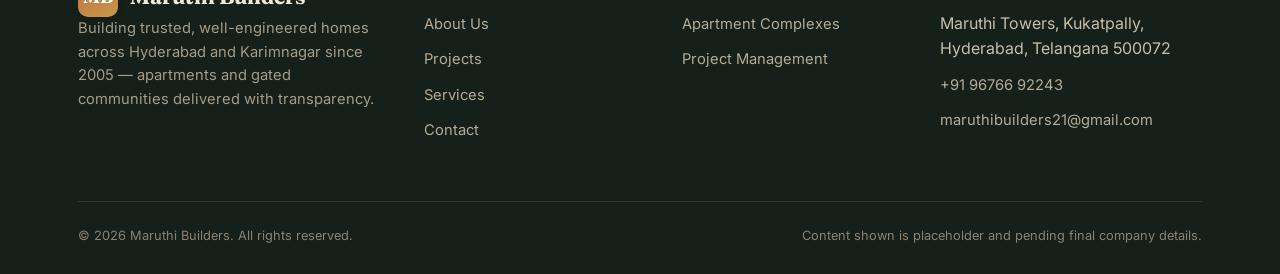
<file: projects.html>
<!DOCTYPE html>
<html lang="en">
<head>
<meta charset="UTF-8" />
<meta name="viewport" content="width=device-width, initial-scale=1.0" />
<title>Projects | Maruthi Builders</title>
<meta name="description" content="Completed and ongoing Maruthi Builders projects across Hyderabad and Karimnagar, including Maruthi Enclave and Maruthi Nilayam in Kukatpally." />
<link rel="preconnect" href="https://fonts.googleapis.com">
<link href="https://fonts.googleapis.com/css2?family=Fraunces:wght@500;600;700&family=Inter:wght@400;500;600;700&display=swap" rel="stylesheet">
<link rel="stylesheet" href="css/styles.css" />
</head>
<body>

<header class="site-header">
  <nav class="nav container">
    <a href="index.html" class="brand">
      <span class="brand-mark">MB</span>
      <span>Maruthi Builders<small>Construction &amp; Development</small></span>
    </a>
    <ul class="nav-links">
      <li><a href="index.html">Home</a></li>
      <li><a href="about.html">About</a></li>
      <li><a href="projects.html" aria-current="page">Projects</a></li>
      <li><a href="services.html">Services</a></li>
      <li><a href="contact.html">Contact</a></li>
    </ul>
    <div class="nav-cta">
      <div class="nav-phone">
        <span>Call us</span>
        <strong>+91 96766 92243</strong>
      </div>
      <a href="contact.html" class="btn btn-primary btn-sm">Get a Quote</a>
    </div>
    <button class="nav-toggle" aria-label="Toggle menu">
      <span></span><span></span><span></span>
    </button>
  </nav>
</header>

<section class="page-hero">
  <div class="container">
    <div class="breadcrumb"><a href="index.html">Home</a> / Projects</div>
    <span class="eyebrow">Our Portfolio</span>
    <h1>Projects delivered, and homes underway.</h1>
    <p class="lede">Every Maruthi Builders development, from our earliest completed complex to our current gated community — status, scale and location, at a glance.</p>
  </div>
</section>

<section class="section section--surface">
  <div class="container">

    <div class="project-filters reveal">
      <button class="filter-btn is-active" data-filter="all">All Projects</button>
      <button class="filter-btn" data-filter="completed">Completed</button>
      <button class="filter-btn" data-filter="ongoing">Ongoing</button>
      <button class="filter-btn" data-filter="upcoming">Upcoming</button>
    </div>

    <div class="grid grid-3">

      <!-- Maruthi Residency -->
      <article class="project-card reveal" data-status="completed">
        <div class="project-thumb">
          <img src="images/projects/residency-elevation.jpg" alt="Maruthi Residency building elevation" loading="lazy" />
          <span class="project-status completed">Completed</span>
        </div>
        <div class="project-body">
          <div class="project-loc">📍 Miyapur, Hyderabad</div>
          <h3>Maruthi Residency</h3>
          <p>A compact 12-flat residential building focused on efficient family-sized layouts.</p>
          <div class="project-meta">
            <div><strong>12</strong>Flats</div>
            <div><strong>2011</strong>Delivered</div>
            <div><strong>Sold Out</strong>Status</div>
          </div>
          <a href="projects/maruthi-residency-miyapur.html" class="card-link">View Details →</a>
        </div>
      </article>

      <!-- Maruthi Commercial Complex -->
      <article class="project-card reveal" data-status="completed">
        <div class="project-thumb">
          <img src="images/projects/commercial-complex-nexa.jpg" alt="Maruthi Commercial Complex, Rampur, Karimnagar" loading="lazy" />
          <span class="project-status completed">Completed</span>
        </div>
        <div class="project-body">
          <div class="project-loc">📍 Rampur, Karimnagar</div>
          <h3>Maruthi Commercial Complex</h3>
          <p>A commercial complex in Rampur, Karimnagar, currently home to the NEXA – Adarsha Auto World showroom.</p>
          <div class="project-meta">
            <div><strong>Commercial</strong>Property Type</div>
            <div><strong>2015</strong>Delivered</div>
            <div><strong>Completed</strong>Status</div>
          </div>
          <a href="projects/maruthi-commercial-complex-karimnagar.html" class="card-link">View Details →</a>
        </div>
      </article>

      <!-- Maruthi Nilayam -->
      <article class="project-card reveal" data-status="completed">
        <div class="project-thumb">
          <img src="images/projects/nilayam-elevation.jpg" alt="Maruthi Nilayam building elevation" loading="lazy" />
          <span class="project-status completed">Completed</span>
        </div>
        <div class="project-body">
          <div class="project-loc">📍 Kukatpally, Hyderabad</div>
          <h3>Maruthi Nilayam</h3>
          <p>A sold-out Kukatpally residential project on a 1000 sq. yard plot with 25 premium flats.</p>
          <div class="project-meta">
            <div><strong>25</strong>Flats</div>
            <div><strong>2016</strong>Delivered</div>
            <div><strong>Sold Out</strong>Status</div>
          </div>
          <a href="projects/maruthi-nilayam-kukatpally.html" class="card-link">View Details →</a>
        </div>
      </article>

      <!-- Maruthi Enclave -->
      <article class="project-card reveal" data-status="completed">
        <div class="project-thumb">
          <img src="images/projects/enclave-elevation.jpg" alt="Maruthi Enclave building elevation" loading="lazy" />
          <span class="project-status completed">Completed</span>
        </div>
        <div class="project-body">
          <div class="project-loc">📍 Paparayudu Nagar, Kukatpally</div>
          <h3>Maruthi Enclave</h3>
          <p>A sold-out 20-flat residential apartment complex in Paparayudu Nagar, Kukatpally, planned around compact urban living and reliable construction.</p>
          <div class="project-meta">
            <div><strong>20</strong>Flats</div>
            <div><strong>2021</strong>Delivered</div>
            <div><strong>Sold Out</strong>Status</div>
          </div>
          <a href="projects/maruthi-enclave-kukatpally.html" class="card-link">View Details →</a>
        </div>
      </article>

      <!-- Maruthi Abode & Vista -->
      <article class="project-card reveal" data-status="completed">
        <div class="project-thumb">
          <img src="images/projects/abode-vista-elevation.jpg" alt="Maruthi Abode & Vista building elevation" loading="lazy" />
          <span class="project-status completed">Completed</span>
        </div>
        <div class="project-body">
          <div class="project-loc">📍 Nallagandla, Hyderabad</div>
          <h3>Maruthi Abode &amp; Vista</h3>
          <p>A fully sold-out gated community of east-facing 2BHK flats beside Aparna Sarovar, Nallagandla.</p>
          <div class="project-meta">
            <div><strong>2BHK</strong>Unit Mix</div>
            <div><strong>2024</strong>Delivered</div>
            <div><strong>Sold Out</strong>Status</div>
          </div>
          <a href="projects/maruthi-abode-vista-nalagandla.html" class="card-link">View Details →</a>
        </div>
      </article>

      <!-- Maruthi Vavilapally -->
      <article class="project-card reveal" data-status="ongoing">
        <div class="project-thumb">
          <img src="images/projects/vavilapally-elevation.jpg" alt="Maruthi Vavilapally building elevation" loading="lazy" />
          <span class="project-status ongoing">Ongoing</span>
        </div>
        <div class="project-body">
          <div class="project-loc">📍 Vavilapally, Karimnagar</div>
          <h3>Maruthi Vavilapally</h3>
          <p>HMDA-approved luxury 3BHK apartments beside SVJC College — just two spacious, no-common-wall flats on every floor.</p>
          <div class="project-meta">
            <div><strong>2</strong>Flats / Floor</div>
            <div><strong>1625–1650 sq.ft</strong>3 BHK</div>
            <div><strong>Booking Open</strong>Status</div>
          </div>
          <a href="projects/maruthi-vavilapally-karimnagar.html" class="card-link">View Details →</a>
        </div>
      </article>

      <!-- Maruthi Pristine -->
      <article class="project-card reveal" data-status="ongoing">
        <div class="project-thumb">
          <img src="images/projects/pristine-elevation.jpg" alt="Maruthi Pristine building elevation" loading="lazy" />
          <span class="project-status ongoing">Ongoing</span>
        </div>
        <div class="project-body">
          <div class="project-loc">📍 Sitharampur, Karimnagar</div>
          <h3>Maruthi Pristine</h3>
          <p>A RERA-registered gated community of spacious 3BHK apartments with a swimming pool, gym, convention centre and landscaped walking track.</p>
          <div class="project-meta">
            <div><strong>40</strong>Flats</div>
            <div><strong>1764–2259 sq.ft</strong>3 BHK</div>
            <div><strong>Booking Open</strong>Status</div>
          </div>
          <a href="projects/maruthi-pristine-karimnagar.html" class="card-link">View Details →</a>
        </div>
      </article>

      <!-- Maruthi Elegance -->
      <article class="project-card reveal" data-status="ongoing">
        <div class="project-thumb">
          <img src="images/projects/elegance-elevation.jpg" alt="Maruthi Elegance building elevation" loading="lazy" />
          <span class="project-status ongoing">Ongoing</span>
        </div>
        <div class="project-body">
          <div class="project-loc">📍 Hyderabad</div>
          <h3>Maruthi Elegance</h3>
          <p>A premium 2BHK flats project focused on efficient apartment planning, dependable construction and practical urban family living.</p>
          <div class="project-meta">
            <div><strong>2BHK</strong>Unit Mix</div>
            <div><strong>2027</strong>Handover</div>
            <div><strong>Booking Open</strong>Status</div>
          </div>
          <a href="projects/maruthi-elegance.html" class="card-link">View Details →</a>
        </div>
      </article>

      <!-- Maruthi Meadows -->
      <article class="project-card reveal" data-status="ongoing">
        <div class="project-thumb">
          <svg viewBox="0 0 400 300" xmlns="http://www.w3.org/2000/svg">
            <rect width="400" height="300" fill="url(#p4)"/>
            <defs><linearGradient id="p4" x1="0" y1="0" x2="1" y2="1"><stop offset="0" stop-color="#c79a4b"/><stop offset="1" stop-color="#bf6a45"/></linearGradient></defs>
            <g fill="#142019" opacity="0.85"><rect x="70" y="110" width="65" height="160"/><rect x="150" y="150" width="50" height="120"/><rect x="215" y="90" width="70" height="180"/><rect x="300" y="130" width="55" height="140"/></g>
          </svg>
          <span class="project-status ongoing">Ongoing</span>
        </div>
        <div class="project-body">
          <div class="project-loc">📍 Kompally, Hyderabad</div>
          <h3>Maruthi Meadows</h3>
          <p>A gated community of premium 3BHK apartments with landscaped courtyards and a clubhouse.</p>
          <div class="project-meta">
            <div><strong>60</strong>Flats</div>
            <div><strong>2027</strong>Handover</div>
            <div><strong>Booking Open</strong>Status</div>
          </div>
          <a href="projects/maruthi-meadows-kompally.html" class="card-link">View Details →</a>
        </div>
      </article>

    </div>

    <p class="form-note text-center" style="margin-top:32px;">Project data shown here — beyond Maruthi Enclave, Maruthi Nilayam, Maruthi Pristine, Maruthi Vavilapally, Maruthi Abode &amp; Vista, Maruthi Commercial Complex, Maruthi Residency and Maruthi Elegance — is placeholder pending your confirmation of an accurate, current portfolio.</p>
  </div>
</section>

<section class="section section--surface" style="padding-top:0;">
  <div class="container">
    <div class="cta-band reveal">
      <div>
        <h2>Interested in an ongoing project?</h2>
        <p>Get floor plans, pricing and availability for Maruthi Meadows or Maruthi Vavilapally.</p>
      </div>
      <a href="contact.html" class="btn btn-primary">Request Details</a>
    </div>
  </div>
</section>

<footer class="site-footer">
  <div class="container">
    <div class="footer-grid">
      <div class="footer-brand">
        <a href="index.html" class="brand" style="color:#efe9da;">
          <span class="brand-mark">MB</span>
          <span>Maruthi Builders</span>
        </a>
        <p>Building trusted, well-engineered homes across Hyderabad and Karimnagar since 2005 — apartments and gated communities delivered with transparency.</p>
      </div>
      <div class="footer-col">
        <h4>Company</h4>
        <ul>
          <li><a href="about.html">About Us</a></li>
          <li><a href="projects.html">Projects</a></li>
          <li><a href="services.html">Services</a></li>
          <li><a href="contact.html">Contact</a></li>
        </ul>
      </div>
      <div class="footer-col">
        <h4>Services</h4>
        <ul>
          <li><a href="services.html">Apartment Complexes</a></li>
          <li><a href="services.html">Project Management</a></li>
        </ul>
      </div>
      <div class="footer-col">
        <h4>Contact</h4>
        <ul>
          <li>Maruthi Towers, Kukatpally, Hyderabad, Telangana 500072</li>
          <li><a href="tel:+919676692243">+91 96766 92243</a></li>
          <li><a href="mailto:maruthibuilders21@gmail.com">maruthibuilders21@gmail.com</a></li>
        </ul>
      </div>
    </div>
    <div class="footer-bottom">
      <span>© 2026 Maruthi Builders. All rights reserved.</span>
      <span>Content shown is placeholder and pending final company details.</span>
    </div>
  </div>
</footer>

<script src="js/main.js"></script>
</body>
</html>
</file>
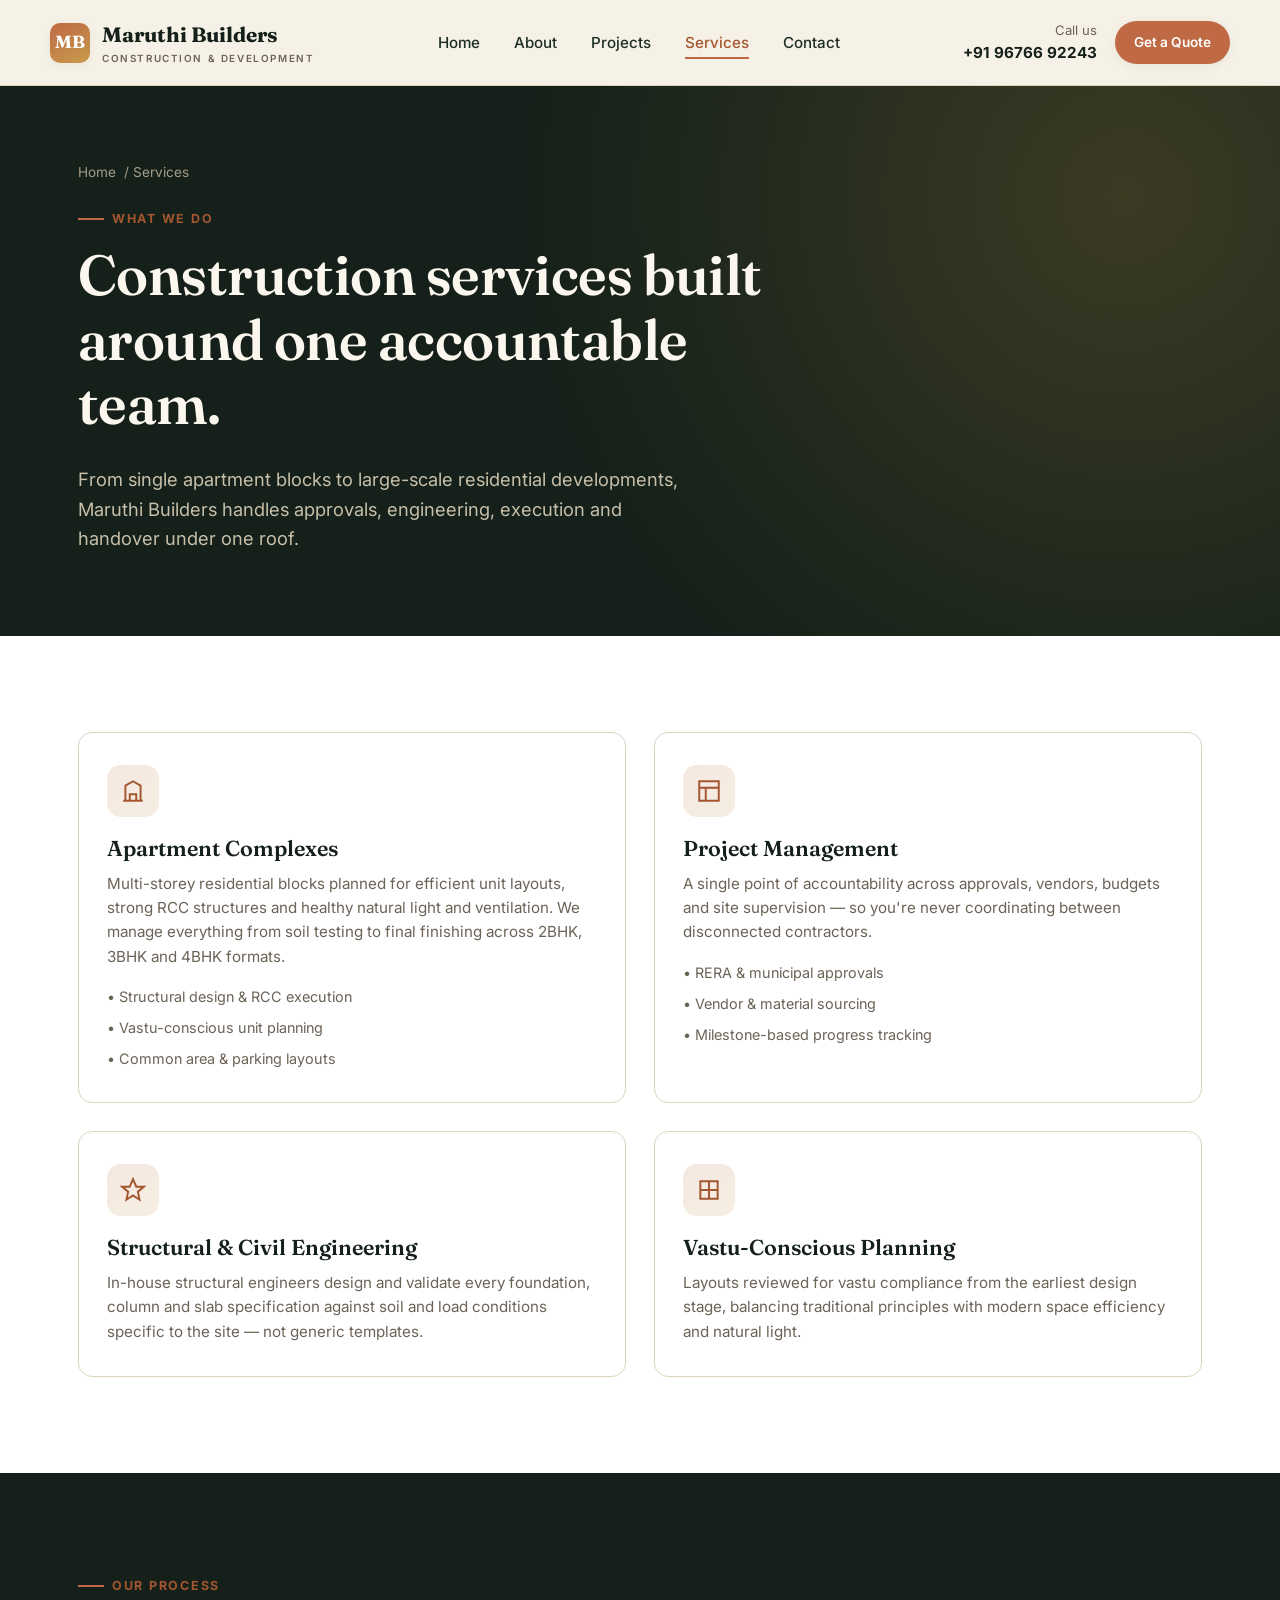
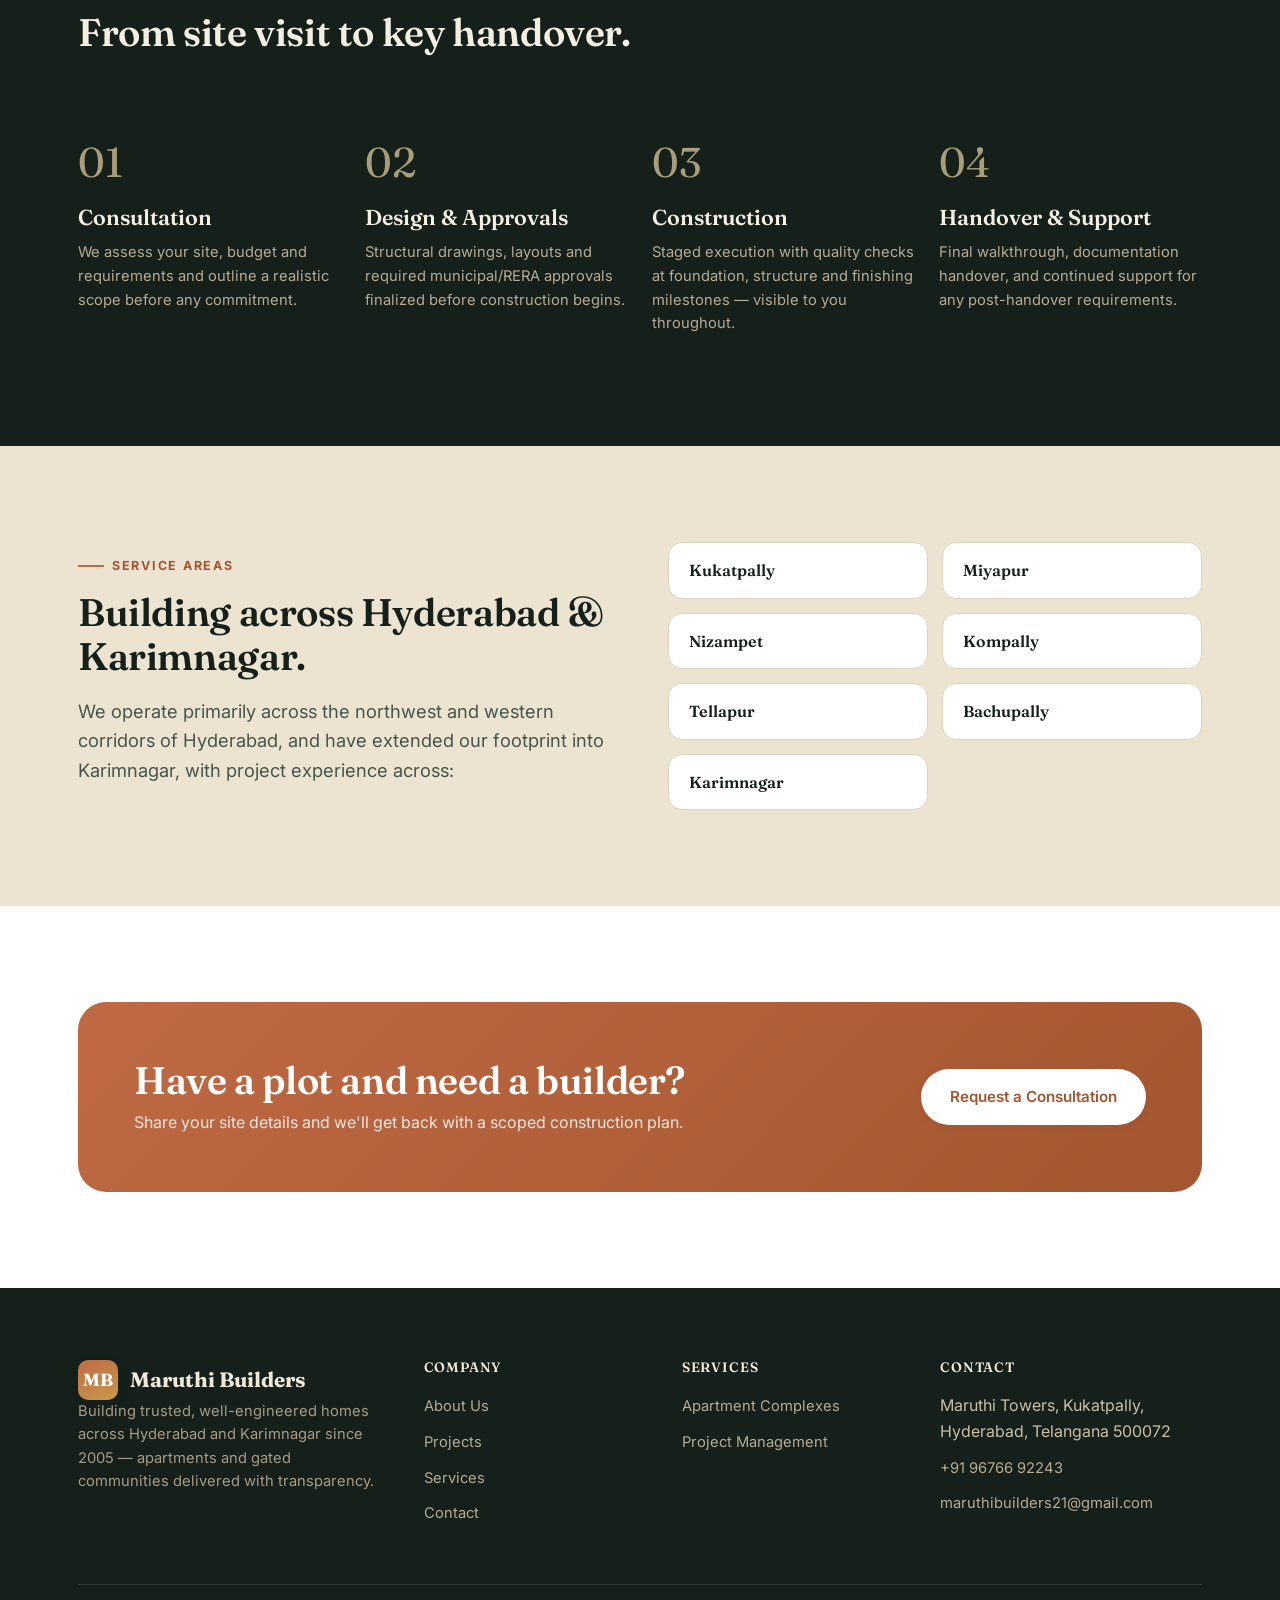
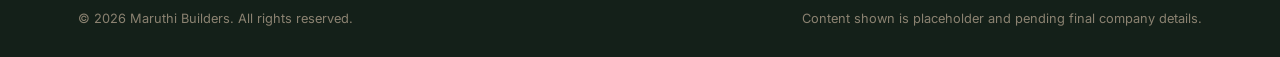
<file: services.html>
<!DOCTYPE html>
<html lang="en">
<head>
<meta charset="UTF-8" />
<meta name="viewport" content="width=device-width, initial-scale=1.0" />
<title>Services | Maruthi Builders</title>
<meta name="description" content="Construction and development services from Maruthi Builders — apartment complexes, gated communities and end-to-end project management in Hyderabad." />
<link rel="preconnect" href="https://fonts.googleapis.com">
<link href="https://fonts.googleapis.com/css2?family=Fraunces:wght@500;600;700&family=Inter:wght@400;500;600;700&display=swap" rel="stylesheet">
<link rel="stylesheet" href="css/styles.css" />
</head>
<body>

<header class="site-header">
  <nav class="nav container">
    <a href="index.html" class="brand">
      <span class="brand-mark">MB</span>
      <span>Maruthi Builders<small>Construction &amp; Development</small></span>
    </a>
    <ul class="nav-links">
      <li><a href="index.html">Home</a></li>
      <li><a href="about.html">About</a></li>
      <li><a href="projects.html">Projects</a></li>
      <li><a href="services.html" aria-current="page">Services</a></li>
      <li><a href="contact.html">Contact</a></li>
    </ul>
    <div class="nav-cta">
      <div class="nav-phone">
        <span>Call us</span>
        <strong>+91 96766 92243</strong>
      </div>
      <a href="contact.html" class="btn btn-primary btn-sm">Get a Quote</a>
    </div>
    <button class="nav-toggle" aria-label="Toggle menu">
      <span></span><span></span><span></span>
    </button>
  </nav>
</header>

<section class="page-hero">
  <div class="container">
    <div class="breadcrumb"><a href="index.html">Home</a> / Services</div>
    <span class="eyebrow">What We Do</span>
    <h1>Construction services built around one accountable team.</h1>
    <p class="lede">From single apartment blocks to large-scale residential developments, Maruthi Builders handles approvals, engineering, execution and handover under one roof.</p>
  </div>
</section>

<section class="section section--surface">
  <div class="container">

    <div class="grid grid-2" style="gap:28px; margin-bottom:28px; align-items:stretch;">
      <div class="card reveal">
        <div class="card-icon">
          <svg viewBox="0 0 24 24" fill="none" stroke="currentColor" stroke-width="1.8"><path d="M3 21h18M5 21V7l7-4 7 4v14M9 21v-6h6v6"/></svg>
        </div>
        <h3>Apartment Complexes</h3>
        <p>Multi-storey residential blocks planned for efficient unit layouts, strong RCC structures and healthy natural light and ventilation. We manage everything from soil testing to final finishing across 2BHK, 3BHK and 4BHK formats.</p>
        <ul style="margin-top:16px; display:flex; flex-direction:column; gap:8px; font-size:0.9rem; color:var(--muted);">
          <li>• Structural design &amp; RCC execution</li>
          <li>• Vastu-conscious unit planning</li>
          <li>• Common area &amp; parking layouts</li>
        </ul>
      </div>
      <div class="card reveal">
        <div class="card-icon">
          <svg viewBox="0 0 24 24" fill="none" stroke="currentColor" stroke-width="1.8"><path d="M3 3h18v18H3zM3 9h18M9 21V9"/></svg>
        </div>
        <h3>Project Management</h3>
        <p>A single point of accountability across approvals, vendors, budgets and site supervision — so you're never coordinating between disconnected contractors.</p>
        <ul style="margin-top:16px; display:flex; flex-direction:column; gap:8px; font-size:0.9rem; color:var(--muted);">
          <li>• RERA &amp; municipal approvals</li>
          <li>• Vendor &amp; material sourcing</li>
          <li>• Milestone-based progress tracking</li>
        </ul>
      </div>
    </div>

    <div class="grid grid-2" style="gap:28px;">
      <div class="card reveal">
        <div class="card-icon">
          <svg viewBox="0 0 24 24" fill="none" stroke="currentColor" stroke-width="1.8"><path d="M12 2l3 7h7l-5.5 4.5L18 21l-6-4-6 4 1.5-7.5L2 9h7z"/></svg>
        </div>
        <h3>Structural &amp; Civil Engineering</h3>
        <p>In-house structural engineers design and validate every foundation, column and slab specification against soil and load conditions specific to the site — not generic templates.</p>
      </div>
      <div class="card reveal">
        <div class="card-icon">
          <svg viewBox="0 0 24 24" fill="none" stroke="currentColor" stroke-width="1.8"><path d="M4 4h16v16H4zM4 12h16M12 4v16"/></svg>
        </div>
        <h3>Vastu-Conscious Planning</h3>
        <p>Layouts reviewed for vastu compliance from the earliest design stage, balancing traditional principles with modern space efficiency and natural light.</p>
      </div>
    </div>

  </div>
</section>

<section class="section section--ink">
  <div class="container">
    <div class="section-head reveal">
      <div>
        <span class="eyebrow">Our Process</span>
        <h2>From site visit to key handover.</h2>
      </div>
    </div>
    <div class="process-grid">
      <div class="process-step reveal">
        <span class="step-num">01</span>
        <h3>Consultation</h3>
        <p>We assess your site, budget and requirements and outline a realistic scope before any commitment.</p>
      </div>
      <div class="process-step reveal">
        <span class="step-num">02</span>
        <h3>Design &amp; Approvals</h3>
        <p>Structural drawings, layouts and required municipal/RERA approvals finalized before construction begins.</p>
      </div>
      <div class="process-step reveal">
        <span class="step-num">03</span>
        <h3>Construction</h3>
        <p>Staged execution with quality checks at foundation, structure and finishing milestones — visible to you throughout.</p>
      </div>
      <div class="process-step reveal">
        <span class="step-num">04</span>
        <h3>Handover &amp; Support</h3>
        <p>Final walkthrough, documentation handover, and continued support for any post-handover requirements.</p>
      </div>
    </div>
  </div>
</section>

<section class="section section--sand-deep">
  <div class="container">
    <div class="grid grid-2" style="align-items:center; gap:56px;">
      <div class="reveal">
        <span class="eyebrow">Service Areas</span>
        <h2>Building across Hyderabad &amp; Karimnagar.</h2>
        <p class="lede">We operate primarily across the northwest and western corridors of Hyderabad, and have extended our footprint into Karimnagar, with project experience across:</p>
      </div>
      <div class="grid grid-2 reveal" style="gap:14px;">
        <div class="card" style="padding:18px 20px;"><h3 style="font-size:1rem; margin:0;">Kukatpally</h3></div>
        <div class="card" style="padding:18px 20px;"><h3 style="font-size:1rem; margin:0;">Miyapur</h3></div>
        <div class="card" style="padding:18px 20px;"><h3 style="font-size:1rem; margin:0;">Nizampet</h3></div>
        <div class="card" style="padding:18px 20px;"><h3 style="font-size:1rem; margin:0;">Kompally</h3></div>
        <div class="card" style="padding:18px 20px;"><h3 style="font-size:1rem; margin:0;">Tellapur</h3></div>
        <div class="card" style="padding:18px 20px;"><h3 style="font-size:1rem; margin:0;">Bachupally</h3></div>
        <div class="card" style="padding:18px 20px;"><h3 style="font-size:1rem; margin:0;">Karimnagar</h3></div>
      </div>
    </div>
  </div>
</section>

<section class="section section--surface">
  <div class="container">
    <div class="cta-band reveal">
      <div>
        <h2>Have a plot and need a builder?</h2>
        <p>Share your site details and we'll get back with a scoped construction plan.</p>
      </div>
      <a href="contact.html" class="btn btn-primary">Request a Consultation</a>
    </div>
  </div>
</section>

<footer class="site-footer">
  <div class="container">
    <div class="footer-grid">
      <div class="footer-brand">
        <a href="index.html" class="brand" style="color:#efe9da;">
          <span class="brand-mark">MB</span>
          <span>Maruthi Builders</span>
        </a>
        <p>Building trusted, well-engineered homes across Hyderabad and Karimnagar since 2005 — apartments and gated communities delivered with transparency.</p>
      </div>
      <div class="footer-col">
        <h4>Company</h4>
        <ul>
          <li><a href="about.html">About Us</a></li>
          <li><a href="projects.html">Projects</a></li>
          <li><a href="services.html">Services</a></li>
          <li><a href="contact.html">Contact</a></li>
        </ul>
      </div>
      <div class="footer-col">
        <h4>Services</h4>
        <ul>
          <li><a href="services.html">Apartment Complexes</a></li>
          <li><a href="services.html">Project Management</a></li>
        </ul>
      </div>
      <div class="footer-col">
        <h4>Contact</h4>
        <ul>
          <li>Maruthi Towers, Kukatpally, Hyderabad, Telangana 500072</li>
          <li><a href="tel:+919676692243">+91 96766 92243</a></li>
          <li><a href="mailto:maruthibuilders21@gmail.com">maruthibuilders21@gmail.com</a></li>
        </ul>
      </div>
    </div>
    <div class="footer-bottom">
      <span>© 2026 Maruthi Builders. All rights reserved.</span>
      <span>Content shown is placeholder and pending final company details.</span>
    </div>
  </div>
</footer>

<script src="js/main.js"></script>
</body>
</html>
</file>
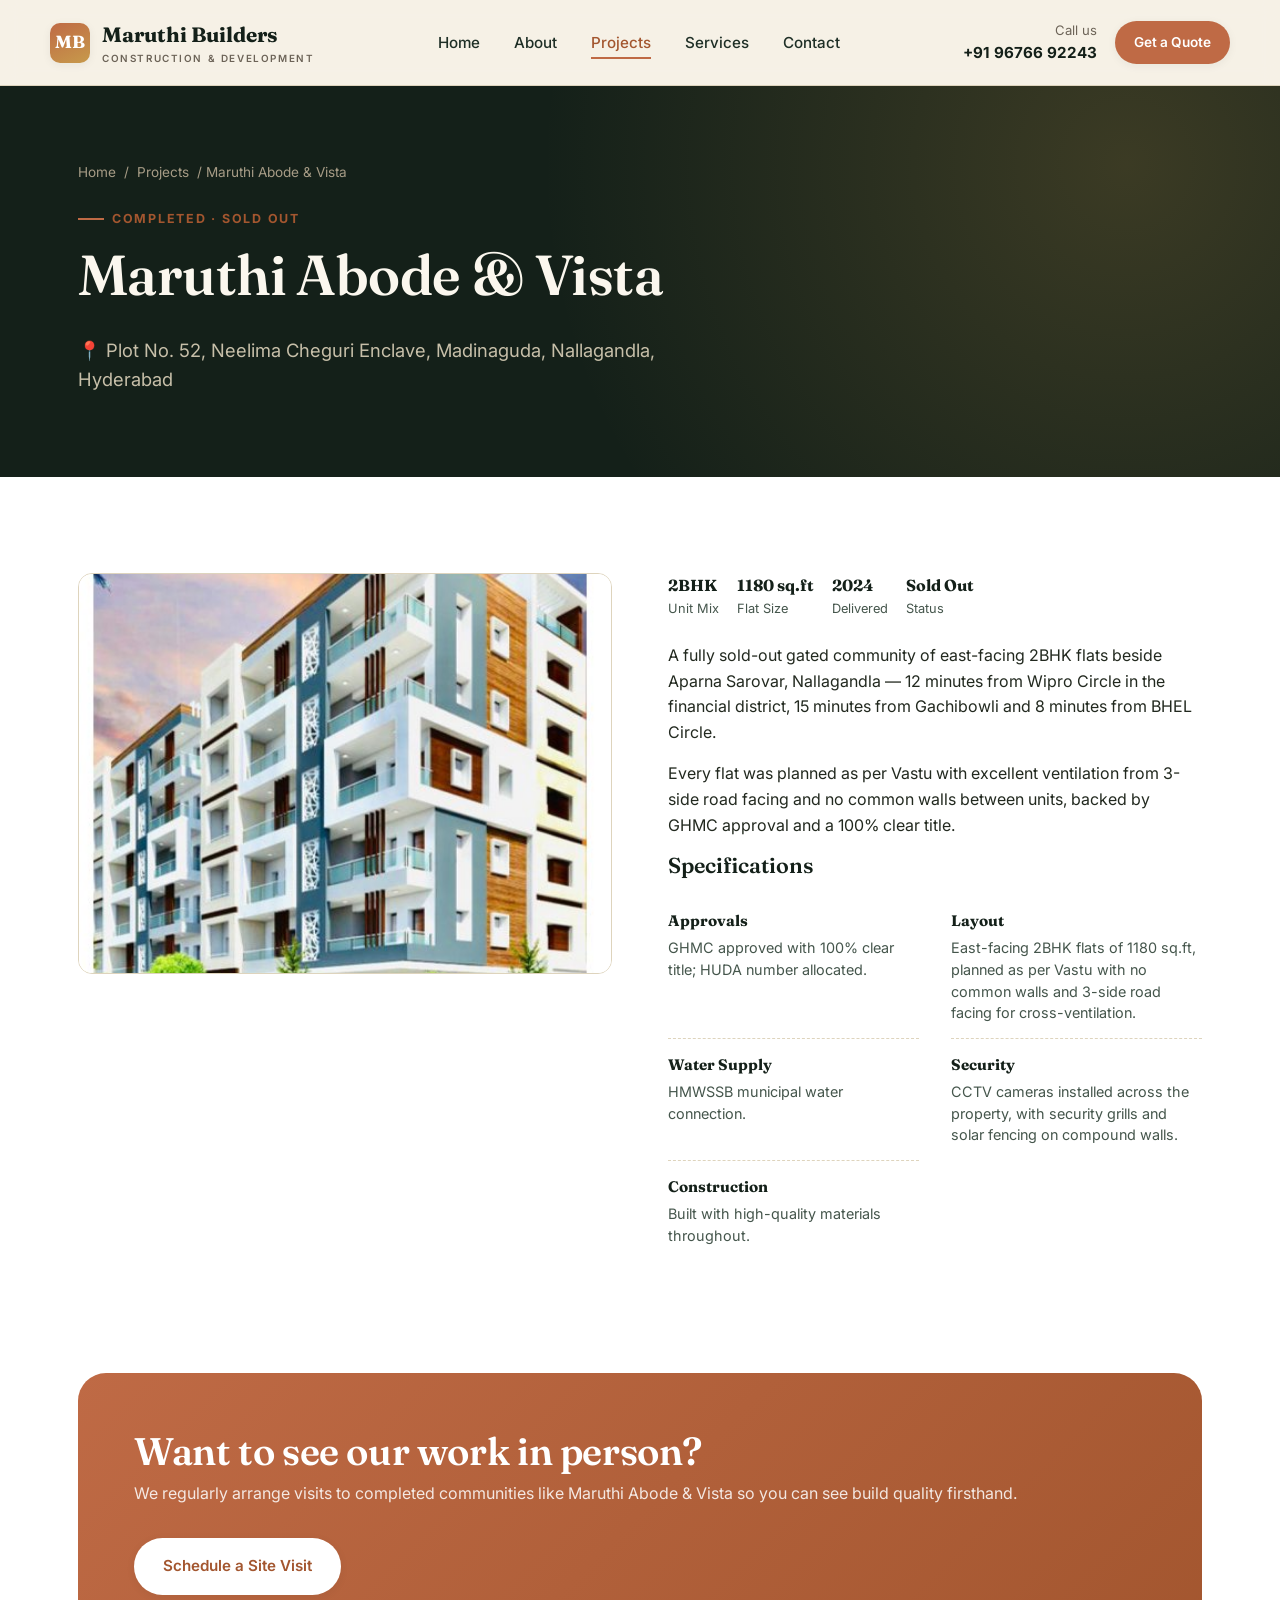
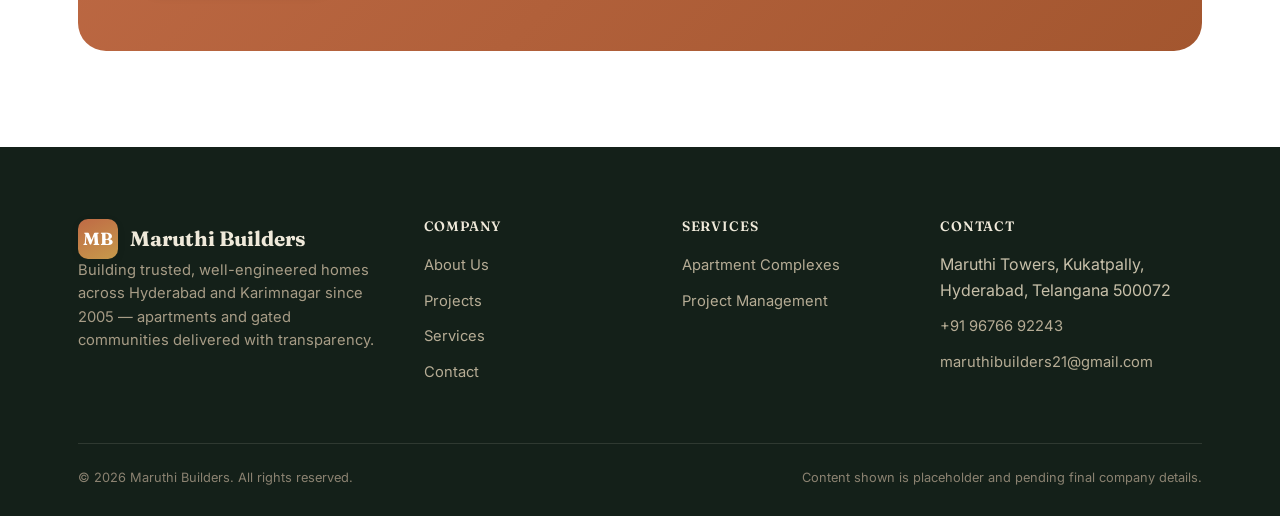
<file: projects/maruthi-abode-vista-nalagandla.html>
<!DOCTYPE html>
<html lang="en">
<head>
<meta charset="UTF-8" />
<meta name="viewport" content="width=device-width, initial-scale=1.0" />
<title>Maruthi Abode &amp; Vista | Maruthi Builders</title>
<meta name="description" content="Maruthi Abode &amp; Vista — a fully sold-out gated community of east-facing 2BHK flats beside Aparna Sarovar, Nallagandla, Hyderabad." />
<link rel="preconnect" href="https://fonts.googleapis.com">
<link href="https://fonts.googleapis.com/css2?family=Fraunces:wght@500;600;700&family=Inter:wght@400;500;600;700&display=swap" rel="stylesheet">
<link rel="stylesheet" href="../css/styles.css" />
</head>
<body>

<header class="site-header">
  <nav class="nav container">
    <a href="../index.html" class="brand">
      <span class="brand-mark">MB</span>
      <span>Maruthi Builders<small>Construction &amp; Development</small></span>
    </a>
    <ul class="nav-links">
      <li><a href="../index.html">Home</a></li>
      <li><a href="../about.html">About</a></li>
      <li><a href="../projects.html" aria-current="page">Projects</a></li>
      <li><a href="../services.html">Services</a></li>
      <li><a href="../contact.html">Contact</a></li>
    </ul>
    <div class="nav-cta">
      <div class="nav-phone">
        <span>Call us</span>
        <strong>+91 96766 92243</strong>
      </div>
      <a href="../contact.html" class="btn btn-primary btn-sm">Get a Quote</a>
    </div>
    <button class="nav-toggle" aria-label="Toggle menu">
      <span></span><span></span><span></span>
    </button>
  </nav>
</header>

<section class="page-hero">
  <div class="container">
    <div class="breadcrumb"><a href="../index.html">Home</a> / <a href="../projects.html">Projects</a> / Maruthi Abode &amp; Vista</div>
    <span class="eyebrow">Completed &middot; Sold Out</span>
    <h1>Maruthi Abode &amp; Vista</h1>
    <p class="lede">📍 Plot No. 52, Neelima Cheguri Enclave, Madinaguda, Nallagandla, Hyderabad</p>
  </div>
</section>

<section class="section section--surface">
  <div class="container">
    <div class="grid grid-2 reveal" style="align-items:start; gap:56px;">
      <div class="card" style="padding:0; overflow:hidden;">
        <div class="project-thumb">
          <img src="../images/projects/abode-vista-elevation.jpg" alt="Maruthi Abode & Vista building elevation" loading="lazy" />
        </div>
      </div>
      <div>
        <div class="project-meta" style="margin:0 0 24px; padding-top:0; border-top:none;">
          <div><strong>2BHK</strong>Unit Mix</div>
          <div><strong>1180 sq.ft</strong>Flat Size</div>
          <div><strong>2024</strong>Delivered</div>
          <div><strong>Sold Out</strong>Status</div>
        </div>

        <p>A fully sold-out gated community of east-facing 2BHK flats beside Aparna Sarovar, Nallagandla — 12 minutes from Wipro Circle in the financial district, 15 minutes from Gachibowli and 8 minutes from BHEL Circle.</p>
        <p>Every flat was planned as per Vastu with excellent ventilation from 3-side road facing and no common walls between units, backed by GHMC approval and a 100% clear title.</p>

        <h3>Specifications</h3>
        <dl class="detail-specs">
          <div><dt>Approvals</dt><dd>GHMC approved with 100% clear title; HUDA number allocated.</dd></div>
          <div><dt>Layout</dt><dd>East-facing 2BHK flats of 1180 sq.ft, planned as per Vastu with no common walls and 3-side road facing for cross-ventilation.</dd></div>
          <div><dt>Water Supply</dt><dd>HMWSSB municipal water connection.</dd></div>
          <div><dt>Security</dt><dd>CCTV cameras installed across the property, with security grills and solar fencing on compound walls.</dd></div>
          <div><dt>Construction</dt><dd>Built with high-quality materials throughout.</dd></div>
        </dl>
      </div>
    </div>
  </div>
</section>

<section class="section section--surface" style="padding-top:0;">
  <div class="container">
    <div class="cta-band reveal">
      <div>
        <h2>Want to see our work in person?</h2>
        <p>We regularly arrange visits to completed communities like Maruthi Abode &amp; Vista so you can see build quality firsthand.</p>
      </div>
      <a href="../contact.html" class="btn btn-primary">Schedule a Site Visit</a>
    </div>
  </div>
</section>

<footer class="site-footer">
  <div class="container">
    <div class="footer-grid">
      <div class="footer-brand">
        <a href="../index.html" class="brand" style="color:#efe9da;">
          <span class="brand-mark">MB</span>
          <span>Maruthi Builders</span>
        </a>
        <p>Building trusted, well-engineered homes across Hyderabad and Karimnagar since 2005 — apartments and gated communities delivered with transparency.</p>
      </div>
      <div class="footer-col">
        <h4>Company</h4>
        <ul>
          <li><a href="../about.html">About Us</a></li>
          <li><a href="../projects.html">Projects</a></li>
          <li><a href="../services.html">Services</a></li>
          <li><a href="../contact.html">Contact</a></li>
        </ul>
      </div>
      <div class="footer-col">
        <h4>Services</h4>
        <ul>
          <li><a href="../services.html">Apartment Complexes</a></li>
          <li><a href="../services.html">Project Management</a></li>
        </ul>
      </div>
      <div class="footer-col">
        <h4>Contact</h4>
        <ul>
          <li>Maruthi Towers, Kukatpally, Hyderabad, Telangana 500072</li>
          <li><a href="tel:+919676692243">+91 96766 92243</a></li>
          <li><a href="mailto:maruthibuilders21@gmail.com">maruthibuilders21@gmail.com</a></li>
        </ul>
      </div>
    </div>
    <div class="footer-bottom">
      <span>© 2026 Maruthi Builders. All rights reserved.</span>
      <span>Content shown is placeholder and pending final company details.</span>
    </div>
  </div>
</footer>

<script src="../js/main.js"></script>
</body>
</html>
</file>
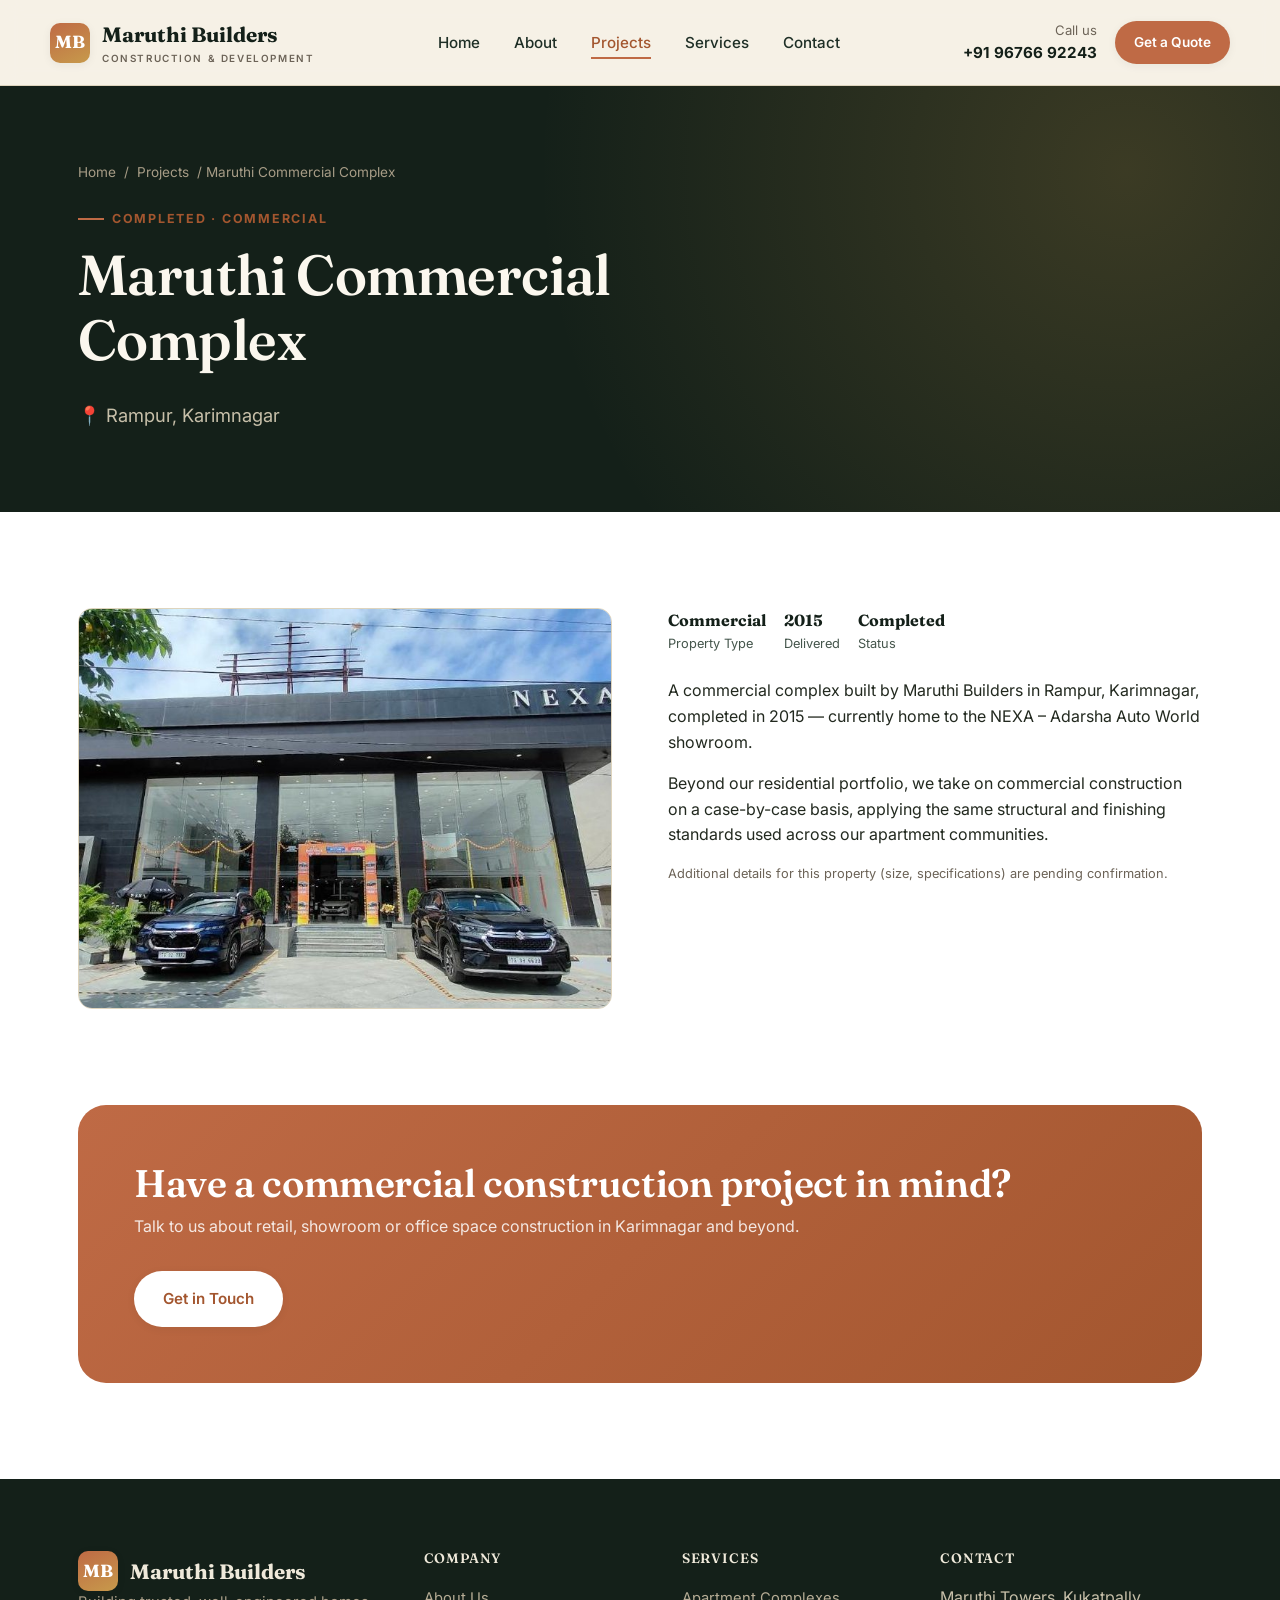
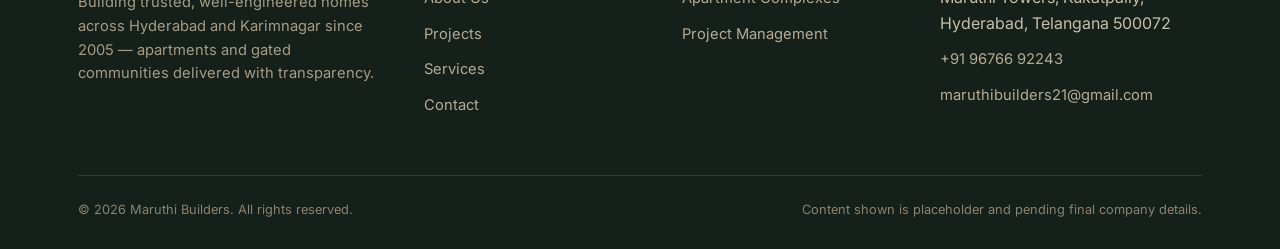
<file: projects/maruthi-commercial-complex-karimnagar.html>
<!DOCTYPE html>
<html lang="en">
<head>
<meta charset="UTF-8" />
<meta name="viewport" content="width=device-width, initial-scale=1.0" />
<title>Maruthi Commercial Complex | Maruthi Builders</title>
<meta name="description" content="Maruthi Commercial Complex — a commercial property in Rampur, Karimnagar, home to the NEXA – Adarsha Auto World showroom." />
<link rel="preconnect" href="https://fonts.googleapis.com">
<link href="https://fonts.googleapis.com/css2?family=Fraunces:wght@500;600;700&family=Inter:wght@400;500;600;700&display=swap" rel="stylesheet">
<link rel="stylesheet" href="../css/styles.css" />
</head>
<body>

<header class="site-header">
  <nav class="nav container">
    <a href="../index.html" class="brand">
      <span class="brand-mark">MB</span>
      <span>Maruthi Builders<small>Construction &amp; Development</small></span>
    </a>
    <ul class="nav-links">
      <li><a href="../index.html">Home</a></li>
      <li><a href="../about.html">About</a></li>
      <li><a href="../projects.html" aria-current="page">Projects</a></li>
      <li><a href="../services.html">Services</a></li>
      <li><a href="../contact.html">Contact</a></li>
    </ul>
    <div class="nav-cta">
      <div class="nav-phone">
        <span>Call us</span>
        <strong>+91 96766 92243</strong>
      </div>
      <a href="../contact.html" class="btn btn-primary btn-sm">Get a Quote</a>
    </div>
    <button class="nav-toggle" aria-label="Toggle menu">
      <span></span><span></span><span></span>
    </button>
  </nav>
</header>

<section class="page-hero">
  <div class="container">
    <div class="breadcrumb"><a href="../index.html">Home</a> / <a href="../projects.html">Projects</a> / Maruthi Commercial Complex</div>
    <span class="eyebrow">Completed &middot; Commercial</span>
    <h1>Maruthi Commercial Complex</h1>
    <p class="lede">📍 Rampur, Karimnagar</p>
  </div>
</section>

<section class="section section--surface">
  <div class="container">
    <div class="grid grid-2 reveal" style="align-items:start; gap:56px;">
      <div class="card" style="padding:0; overflow:hidden;">
        <div class="project-thumb">
          <img src="../images/projects/commercial-complex-nexa.jpg" alt="Maruthi Commercial Complex, Rampur, Karimnagar" loading="lazy" />
        </div>
      </div>
      <div>
        <div class="project-meta" style="margin:0 0 24px; padding-top:0; border-top:none;">
          <div><strong>Commercial</strong>Property Type</div>
          <div><strong>2015</strong>Delivered</div>
          <div><strong>Completed</strong>Status</div>
        </div>

        <p>A commercial complex built by Maruthi Builders in Rampur, Karimnagar, completed in 2015 — currently home to the NEXA – Adarsha Auto World showroom.</p>
        <p>Beyond our residential portfolio, we take on commercial construction on a case-by-case basis, applying the same structural and finishing standards used across our apartment communities.</p>

        <p class="form-note">Additional details for this property (size, specifications) are pending confirmation.</p>
      </div>
    </div>
  </div>
</section>

<section class="section section--surface" style="padding-top:0;">
  <div class="container">
    <div class="cta-band reveal">
      <div>
        <h2>Have a commercial construction project in mind?</h2>
        <p>Talk to us about retail, showroom or office space construction in Karimnagar and beyond.</p>
      </div>
      <a href="../contact.html" class="btn btn-primary">Get in Touch</a>
    </div>
  </div>
</section>

<footer class="site-footer">
  <div class="container">
    <div class="footer-grid">
      <div class="footer-brand">
        <a href="../index.html" class="brand" style="color:#efe9da;">
          <span class="brand-mark">MB</span>
          <span>Maruthi Builders</span>
        </a>
        <p>Building trusted, well-engineered homes across Hyderabad and Karimnagar since 2005 — apartments and gated communities delivered with transparency.</p>
      </div>
      <div class="footer-col">
        <h4>Company</h4>
        <ul>
          <li><a href="../about.html">About Us</a></li>
          <li><a href="../projects.html">Projects</a></li>
          <li><a href="../services.html">Services</a></li>
          <li><a href="../contact.html">Contact</a></li>
        </ul>
      </div>
      <div class="footer-col">
        <h4>Services</h4>
        <ul>
          <li><a href="../services.html">Apartment Complexes</a></li>
          <li><a href="../services.html">Project Management</a></li>
        </ul>
      </div>
      <div class="footer-col">
        <h4>Contact</h4>
        <ul>
          <li>Maruthi Towers, Kukatpally, Hyderabad, Telangana 500072</li>
          <li><a href="tel:+919676692243">+91 96766 92243</a></li>
          <li><a href="mailto:maruthibuilders21@gmail.com">maruthibuilders21@gmail.com</a></li>
        </ul>
      </div>
    </div>
    <div class="footer-bottom">
      <span>© 2026 Maruthi Builders. All rights reserved.</span>
      <span>Content shown is placeholder and pending final company details.</span>
    </div>
  </div>
</footer>

<script src="../js/main.js"></script>
</body>
</html>
</file>
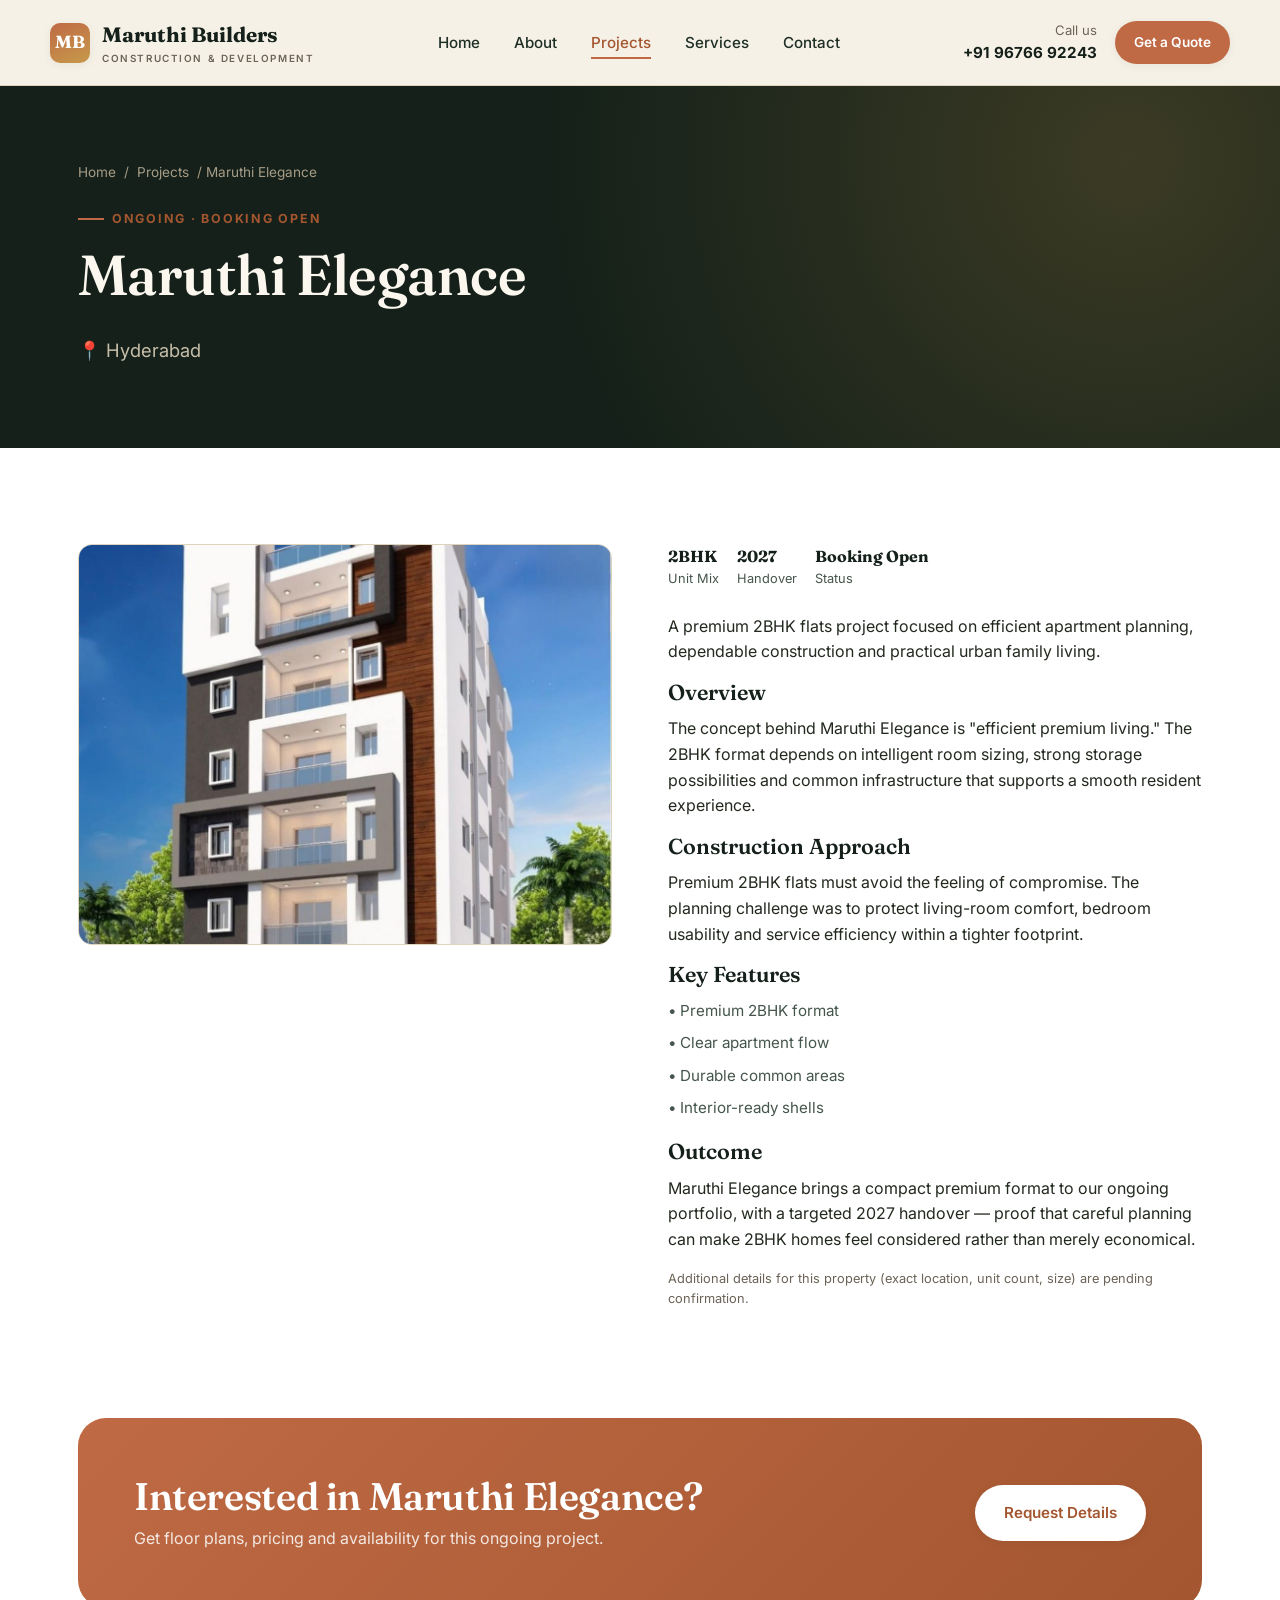
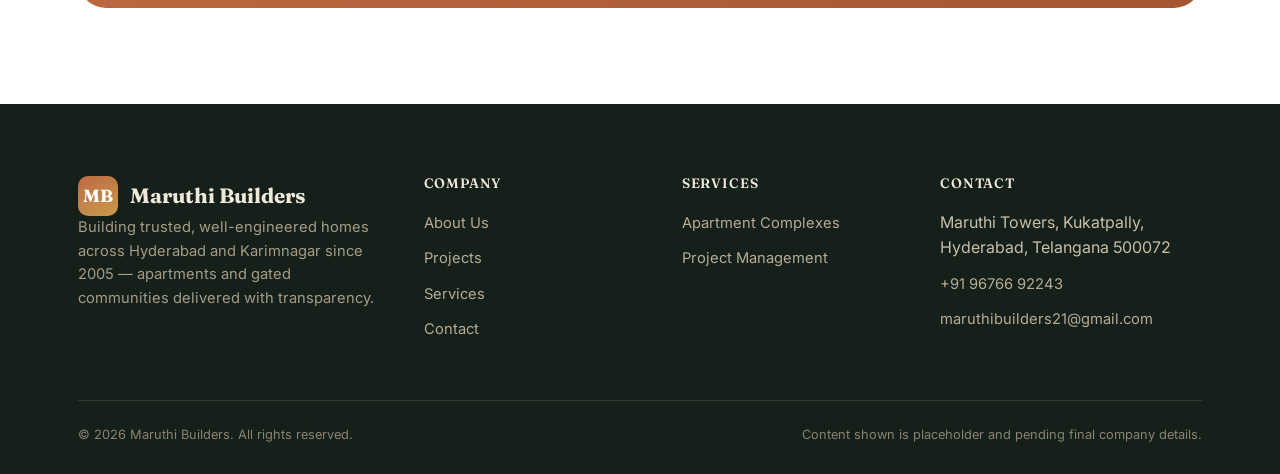
<file: projects/maruthi-elegance.html>
<!DOCTYPE html>
<html lang="en">
<head>
<meta charset="UTF-8" />
<meta name="viewport" content="width=device-width, initial-scale=1.0" />
<title>Maruthi Elegance | Maruthi Builders</title>
<meta name="description" content="Maruthi Elegance — a premium 2BHK flats project focused on efficient apartment planning and dependable construction in Hyderabad." />
<link rel="preconnect" href="https://fonts.googleapis.com">
<link href="https://fonts.googleapis.com/css2?family=Fraunces:wght@500;600;700&family=Inter:wght@400;500;600;700&display=swap" rel="stylesheet">
<link rel="stylesheet" href="../css/styles.css" />
</head>
<body>

<header class="site-header">
  <nav class="nav container">
    <a href="../index.html" class="brand">
      <span class="brand-mark">MB</span>
      <span>Maruthi Builders<small>Construction &amp; Development</small></span>
    </a>
    <ul class="nav-links">
      <li><a href="../index.html">Home</a></li>
      <li><a href="../about.html">About</a></li>
      <li><a href="../projects.html" aria-current="page">Projects</a></li>
      <li><a href="../services.html">Services</a></li>
      <li><a href="../contact.html">Contact</a></li>
    </ul>
    <div class="nav-cta">
      <div class="nav-phone">
        <span>Call us</span>
        <strong>+91 96766 92243</strong>
      </div>
      <a href="../contact.html" class="btn btn-primary btn-sm">Get a Quote</a>
    </div>
    <button class="nav-toggle" aria-label="Toggle menu">
      <span></span><span></span><span></span>
    </button>
  </nav>
</header>

<section class="page-hero">
  <div class="container">
    <div class="breadcrumb"><a href="../index.html">Home</a> / <a href="../projects.html">Projects</a> / Maruthi Elegance</div>
    <span class="eyebrow">Ongoing &middot; Booking Open</span>
    <h1>Maruthi Elegance</h1>
    <p class="lede">📍 Hyderabad</p>
  </div>
</section>

<section class="section section--surface">
  <div class="container">
    <div class="grid grid-2 reveal" style="align-items:start; gap:56px;">
      <div class="card" style="padding:0; overflow:hidden;">
        <div class="project-thumb">
          <img src="../images/projects/elegance-elevation.jpg" alt="Maruthi Elegance building elevation" loading="lazy" />
        </div>
      </div>
      <div>
        <div class="project-meta" style="margin:0 0 24px; padding-top:0; border-top:none;">
          <div><strong>2BHK</strong>Unit Mix</div>
          <div><strong>2027</strong>Handover</div>
          <div><strong>Booking Open</strong>Status</div>
        </div>

        <p>A premium 2BHK flats project focused on efficient apartment planning, dependable construction and practical urban family living.</p>

        <h3>Overview</h3>
        <p>The concept behind Maruthi Elegance is "efficient premium living." The 2BHK format depends on intelligent room sizing, strong storage possibilities and common infrastructure that supports a smooth resident experience.</p>

        <h3>Construction Approach</h3>
        <p>Premium 2BHK flats must avoid the feeling of compromise. The planning challenge was to protect living-room comfort, bedroom usability and service efficiency within a tighter footprint.</p>

        <h3>Key Features</h3>
        <ul style="display:flex; flex-direction:column; gap:8px; font-size:0.95rem; color:var(--ink-fade); margin-bottom:20px;">
          <li>• Premium 2BHK format</li>
          <li>• Clear apartment flow</li>
          <li>• Durable common areas</li>
          <li>• Interior-ready shells</li>
        </ul>

        <h3>Outcome</h3>
        <p>Maruthi Elegance brings a compact premium format to our ongoing portfolio, with a targeted 2027 handover — proof that careful planning can make 2BHK homes feel considered rather than merely economical.</p>

        <p class="form-note">Additional details for this property (exact location, unit count, size) are pending confirmation.</p>
      </div>
    </div>
  </div>
</section>

<section class="section section--surface" style="padding-top:0;">
  <div class="container">
    <div class="cta-band reveal">
      <div>
        <h2>Interested in Maruthi Elegance?</h2>
        <p>Get floor plans, pricing and availability for this ongoing project.</p>
      </div>
      <a href="../contact.html" class="btn btn-primary">Request Details</a>
    </div>
  </div>
</section>

<footer class="site-footer">
  <div class="container">
    <div class="footer-grid">
      <div class="footer-brand">
        <a href="../index.html" class="brand" style="color:#efe9da;">
          <span class="brand-mark">MB</span>
          <span>Maruthi Builders</span>
        </a>
        <p>Building trusted, well-engineered homes across Hyderabad and Karimnagar since 2005 — apartments and gated communities delivered with transparency.</p>
      </div>
      <div class="footer-col">
        <h4>Company</h4>
        <ul>
          <li><a href="../about.html">About Us</a></li>
          <li><a href="../projects.html">Projects</a></li>
          <li><a href="../services.html">Services</a></li>
          <li><a href="../contact.html">Contact</a></li>
        </ul>
      </div>
      <div class="footer-col">
        <h4>Services</h4>
        <ul>
          <li><a href="../services.html">Apartment Complexes</a></li>
          <li><a href="../services.html">Project Management</a></li>
        </ul>
      </div>
      <div class="footer-col">
        <h4>Contact</h4>
        <ul>
          <li>Maruthi Towers, Kukatpally, Hyderabad, Telangana 500072</li>
          <li><a href="tel:+919676692243">+91 96766 92243</a></li>
          <li><a href="mailto:maruthibuilders21@gmail.com">maruthibuilders21@gmail.com</a></li>
        </ul>
      </div>
    </div>
    <div class="footer-bottom">
      <span>© 2026 Maruthi Builders. All rights reserved.</span>
      <span>Content shown is placeholder and pending final company details.</span>
    </div>
  </div>
</footer>

<script src="../js/main.js"></script>
</body>
</html>
</file>
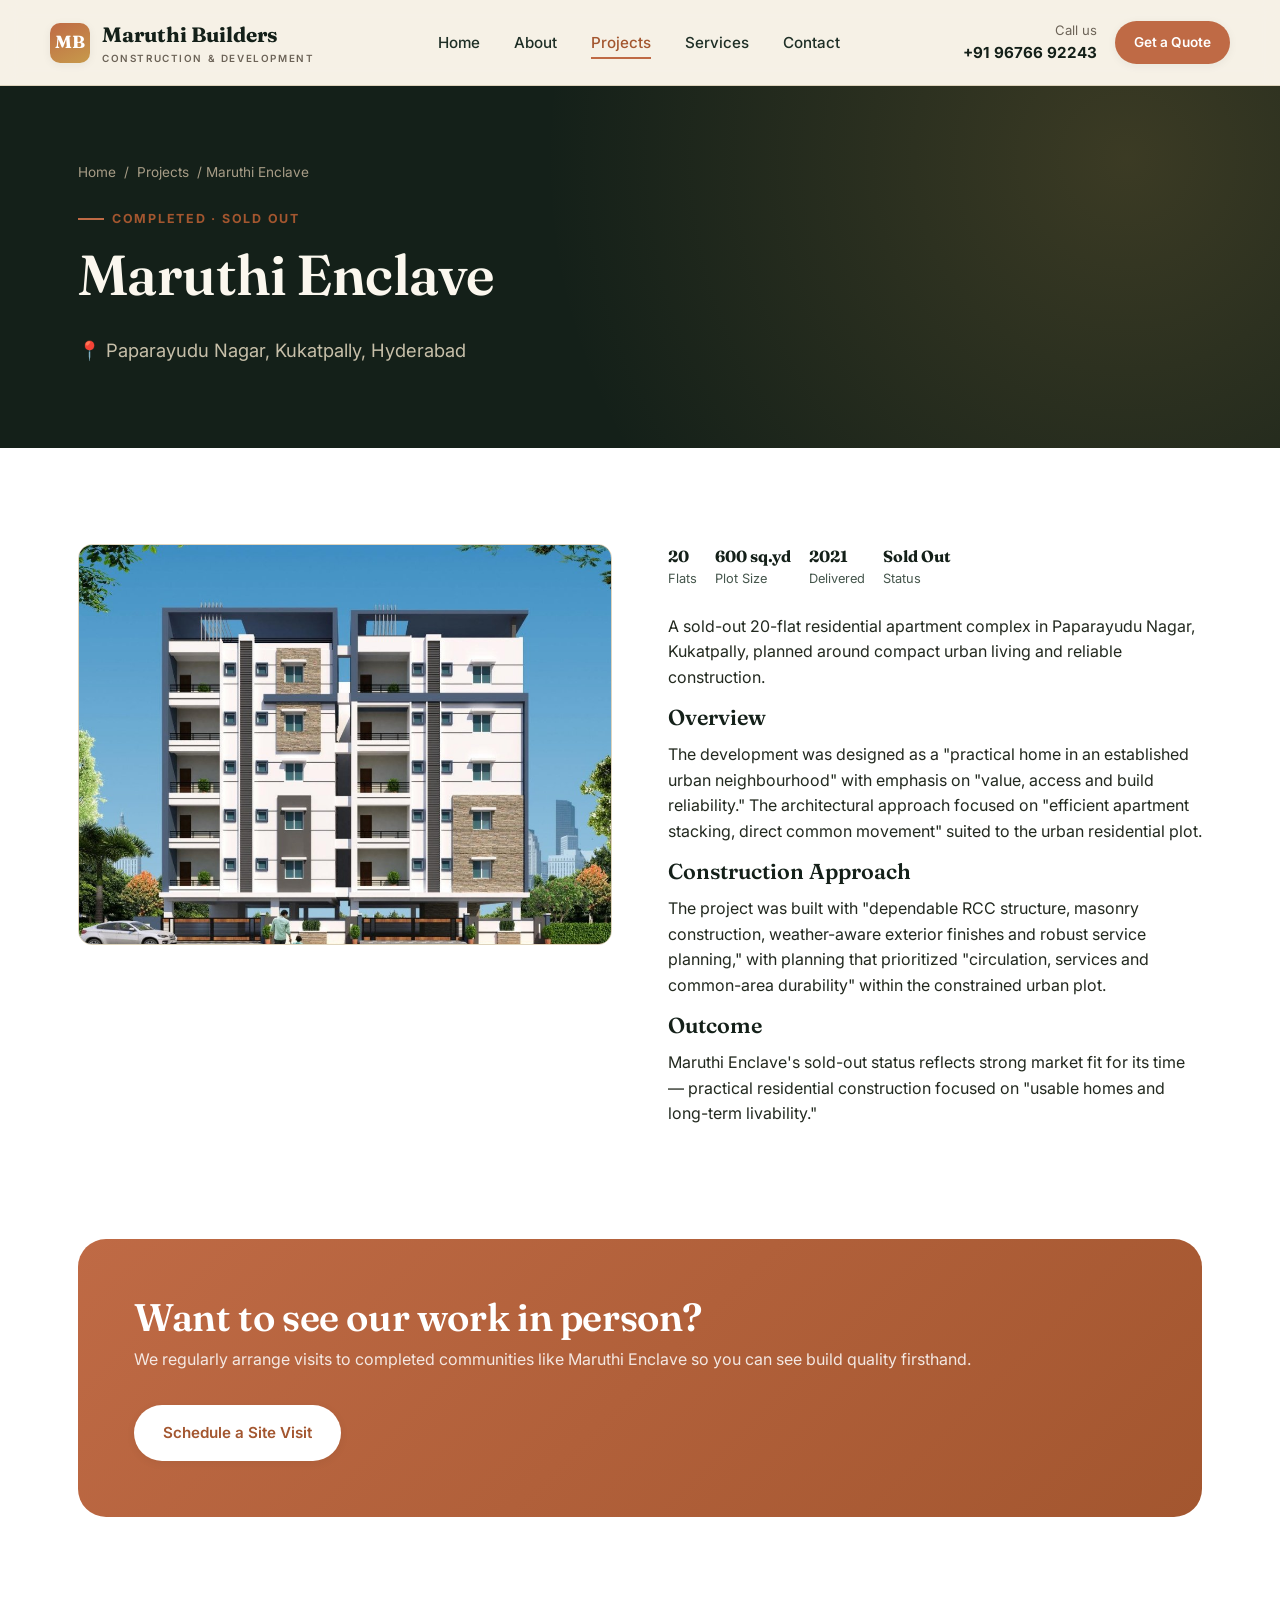
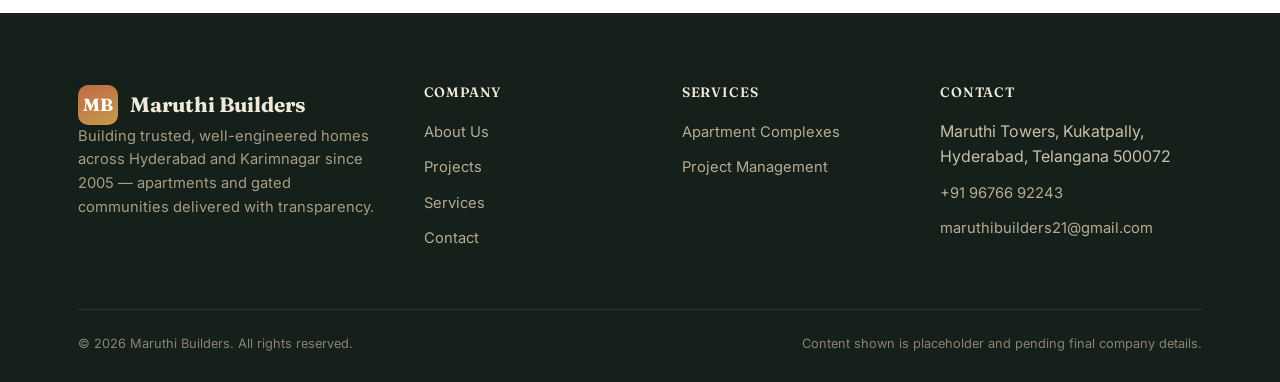
<file: projects/maruthi-enclave-kukatpally.html>
<!DOCTYPE html>
<html lang="en">
<head>
<meta charset="UTF-8" />
<meta name="viewport" content="width=device-width, initial-scale=1.0" />
<title>Maruthi Enclave | Maruthi Builders</title>
<meta name="description" content="Maruthi Enclave — a sold-out 20-flat residential apartment complex in Paparayudu Nagar, Kukatpally." />
<link rel="preconnect" href="https://fonts.googleapis.com">
<link href="https://fonts.googleapis.com/css2?family=Fraunces:wght@500;600;700&family=Inter:wght@400;500;600;700&display=swap" rel="stylesheet">
<link rel="stylesheet" href="../css/styles.css" />
</head>
<body>

<header class="site-header">
  <nav class="nav container">
    <a href="../index.html" class="brand">
      <span class="brand-mark">MB</span>
      <span>Maruthi Builders<small>Construction &amp; Development</small></span>
    </a>
    <ul class="nav-links">
      <li><a href="../index.html">Home</a></li>
      <li><a href="../about.html">About</a></li>
      <li><a href="../projects.html" aria-current="page">Projects</a></li>
      <li><a href="../services.html">Services</a></li>
      <li><a href="../contact.html">Contact</a></li>
    </ul>
    <div class="nav-cta">
      <div class="nav-phone">
        <span>Call us</span>
        <strong>+91 96766 92243</strong>
      </div>
      <a href="../contact.html" class="btn btn-primary btn-sm">Get a Quote</a>
    </div>
    <button class="nav-toggle" aria-label="Toggle menu">
      <span></span><span></span><span></span>
    </button>
  </nav>
</header>

<section class="page-hero">
  <div class="container">
    <div class="breadcrumb"><a href="../index.html">Home</a> / <a href="../projects.html">Projects</a> / Maruthi Enclave</div>
    <span class="eyebrow">Completed &middot; Sold Out</span>
    <h1>Maruthi Enclave</h1>
    <p class="lede">📍 Paparayudu Nagar, Kukatpally, Hyderabad</p>
  </div>
</section>

<section class="section section--surface">
  <div class="container">
    <div class="grid grid-2 reveal" style="align-items:start; gap:56px;">
      <div class="card" style="padding:0; overflow:hidden;">
        <div class="project-thumb">
          <img src="../images/projects/enclave-elevation.jpg" alt="Maruthi Enclave building elevation" loading="lazy" />
        </div>
      </div>
      <div>
        <div class="project-meta" style="margin:0 0 24px; padding-top:0; border-top:none;">
          <div><strong>20</strong>Flats</div>
          <div><strong>600 sq.yd</strong>Plot Size</div>
          <div><strong>2021</strong>Delivered</div>
          <div><strong>Sold Out</strong>Status</div>
        </div>

        <p>A sold-out 20-flat residential apartment complex in Paparayudu Nagar, Kukatpally, planned around compact urban living and reliable construction.</p>

        <h3>Overview</h3>
        <p>The development was designed as a "practical home in an established urban neighbourhood" with emphasis on "value, access and build reliability." The architectural approach focused on "efficient apartment stacking, direct common movement" suited to the urban residential plot.</p>

        <h3>Construction Approach</h3>
        <p>The project was built with "dependable RCC structure, masonry construction, weather-aware exterior finishes and robust service planning," with planning that prioritized "circulation, services and common-area durability" within the constrained urban plot.</p>

        <h3>Outcome</h3>
        <p>Maruthi Enclave's sold-out status reflects strong market fit for its time — practical residential construction focused on "usable homes and long-term livability."</p>
      </div>
    </div>
  </div>
</section>

<section class="section section--surface" style="padding-top:0;">
  <div class="container">
    <div class="cta-band reveal">
      <div>
        <h2>Want to see our work in person?</h2>
        <p>We regularly arrange visits to completed communities like Maruthi Enclave so you can see build quality firsthand.</p>
      </div>
      <a href="../contact.html" class="btn btn-primary">Schedule a Site Visit</a>
    </div>
  </div>
</section>

<footer class="site-footer">
  <div class="container">
    <div class="footer-grid">
      <div class="footer-brand">
        <a href="../index.html" class="brand" style="color:#efe9da;">
          <span class="brand-mark">MB</span>
          <span>Maruthi Builders</span>
        </a>
        <p>Building trusted, well-engineered homes across Hyderabad and Karimnagar since 2005 — apartments and gated communities delivered with transparency.</p>
      </div>
      <div class="footer-col">
        <h4>Company</h4>
        <ul>
          <li><a href="../about.html">About Us</a></li>
          <li><a href="../projects.html">Projects</a></li>
          <li><a href="../services.html">Services</a></li>
          <li><a href="../contact.html">Contact</a></li>
        </ul>
      </div>
      <div class="footer-col">
        <h4>Services</h4>
        <ul>
          <li><a href="../services.html">Apartment Complexes</a></li>
          <li><a href="../services.html">Project Management</a></li>
        </ul>
      </div>
      <div class="footer-col">
        <h4>Contact</h4>
        <ul>
          <li>Maruthi Towers, Kukatpally, Hyderabad, Telangana 500072</li>
          <li><a href="tel:+919676692243">+91 96766 92243</a></li>
          <li><a href="mailto:maruthibuilders21@gmail.com">maruthibuilders21@gmail.com</a></li>
        </ul>
      </div>
    </div>
    <div class="footer-bottom">
      <span>© 2026 Maruthi Builders. All rights reserved.</span>
      <span>Content shown is placeholder and pending final company details.</span>
    </div>
  </div>
</footer>

<script src="../js/main.js"></script>
</body>
</html>
</file>
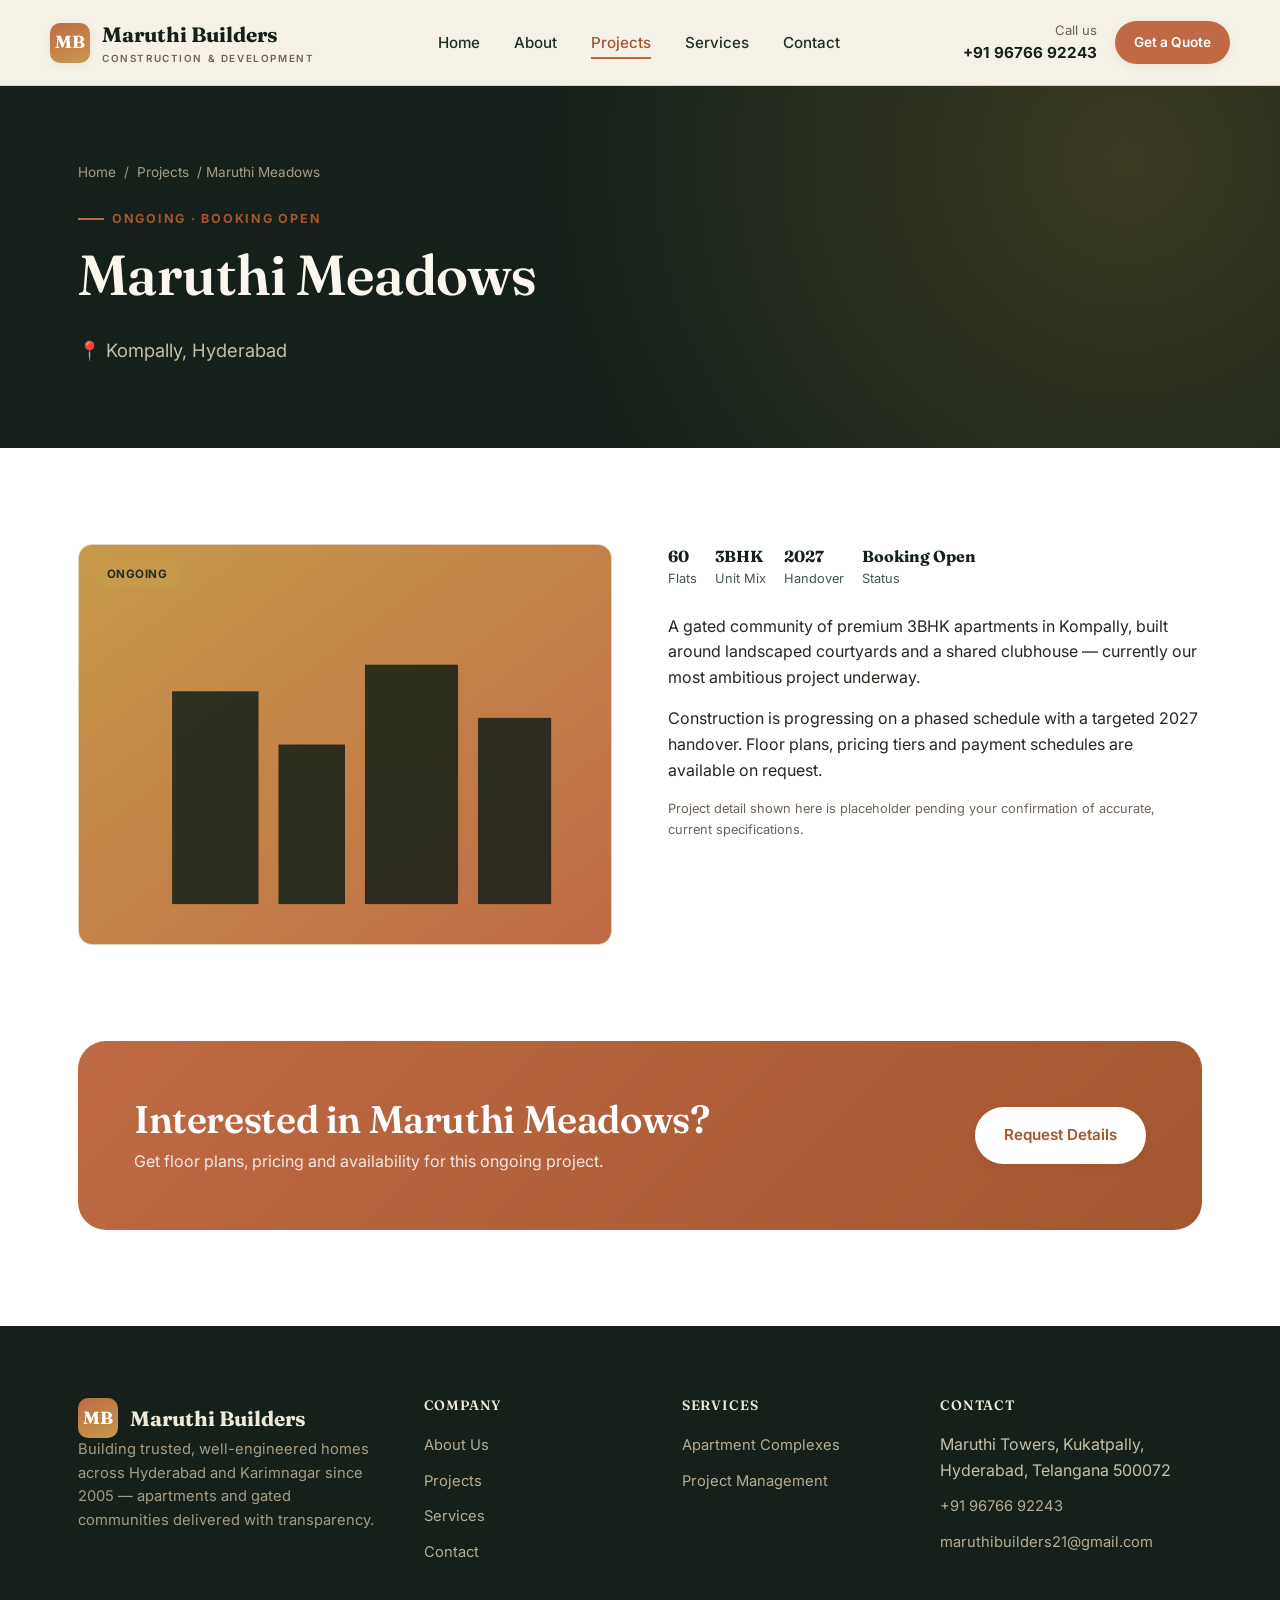
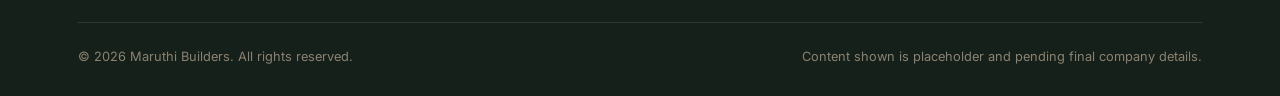
<file: projects/maruthi-meadows-kompally.html>
<!DOCTYPE html>
<html lang="en">
<head>
<meta charset="UTF-8" />
<meta name="viewport" content="width=device-width, initial-scale=1.0" />
<title>Maruthi Meadows | Maruthi Builders</title>
<meta name="description" content="Maruthi Meadows — a gated community of premium 3BHK apartments in Kompally, Hyderabad." />
<link rel="preconnect" href="https://fonts.googleapis.com">
<link href="https://fonts.googleapis.com/css2?family=Fraunces:wght@500;600;700&family=Inter:wght@400;500;600;700&display=swap" rel="stylesheet">
<link rel="stylesheet" href="../css/styles.css" />
</head>
<body>

<header class="site-header">
  <nav class="nav container">
    <a href="../index.html" class="brand">
      <span class="brand-mark">MB</span>
      <span>Maruthi Builders<small>Construction &amp; Development</small></span>
    </a>
    <ul class="nav-links">
      <li><a href="../index.html">Home</a></li>
      <li><a href="../about.html">About</a></li>
      <li><a href="../projects.html" aria-current="page">Projects</a></li>
      <li><a href="../services.html">Services</a></li>
      <li><a href="../contact.html">Contact</a></li>
    </ul>
    <div class="nav-cta">
      <div class="nav-phone">
        <span>Call us</span>
        <strong>+91 96766 92243</strong>
      </div>
      <a href="../contact.html" class="btn btn-primary btn-sm">Get a Quote</a>
    </div>
    <button class="nav-toggle" aria-label="Toggle menu">
      <span></span><span></span><span></span>
    </button>
  </nav>
</header>

<section class="page-hero">
  <div class="container">
    <div class="breadcrumb"><a href="../index.html">Home</a> / <a href="../projects.html">Projects</a> / Maruthi Meadows</div>
    <span class="eyebrow">Ongoing &middot; Booking Open</span>
    <h1>Maruthi Meadows</h1>
    <p class="lede">📍 Kompally, Hyderabad</p>
  </div>
</section>

<section class="section section--surface">
  <div class="container">
    <div class="grid grid-2 reveal" style="align-items:start; gap:56px;">
      <div class="card" style="padding:0; overflow:hidden;">
        <div class="project-thumb">
          <svg viewBox="0 0 400 300" xmlns="http://www.w3.org/2000/svg">
            <rect width="400" height="300" fill="url(#d4)"/>
            <defs><linearGradient id="d4" x1="0" y1="0" x2="1" y2="1"><stop offset="0" stop-color="#c79a4b"/><stop offset="1" stop-color="#bf6a45"/></linearGradient></defs>
            <g fill="#142019" opacity="0.85"><rect x="70" y="110" width="65" height="160"/><rect x="150" y="150" width="50" height="120"/><rect x="215" y="90" width="70" height="180"/><rect x="300" y="130" width="55" height="140"/></g>
          </svg>
          <span class="project-status ongoing" style="position:absolute;">Ongoing</span>
        </div>
      </div>
      <div>
        <div class="project-meta" style="margin:0 0 24px; padding-top:0; border-top:none;">
          <div><strong>60</strong>Flats</div>
          <div><strong>3BHK</strong>Unit Mix</div>
          <div><strong>2027</strong>Handover</div>
          <div><strong>Booking Open</strong>Status</div>
        </div>

        <p>A gated community of premium 3BHK apartments in Kompally, built around landscaped courtyards and a shared clubhouse — currently our most ambitious project underway.</p>
        <p>Construction is progressing on a phased schedule with a targeted 2027 handover. Floor plans, pricing tiers and payment schedules are available on request.</p>

        <p class="form-note">Project detail shown here is placeholder pending your confirmation of accurate, current specifications.</p>
      </div>
    </div>
  </div>
</section>

<section class="section section--surface" style="padding-top:0;">
  <div class="container">
    <div class="cta-band reveal">
      <div>
        <h2>Interested in Maruthi Meadows?</h2>
        <p>Get floor plans, pricing and availability for this ongoing project.</p>
      </div>
      <a href="../contact.html" class="btn btn-primary">Request Details</a>
    </div>
  </div>
</section>

<footer class="site-footer">
  <div class="container">
    <div class="footer-grid">
      <div class="footer-brand">
        <a href="../index.html" class="brand" style="color:#efe9da;">
          <span class="brand-mark">MB</span>
          <span>Maruthi Builders</span>
        </a>
        <p>Building trusted, well-engineered homes across Hyderabad and Karimnagar since 2005 — apartments and gated communities delivered with transparency.</p>
      </div>
      <div class="footer-col">
        <h4>Company</h4>
        <ul>
          <li><a href="../about.html">About Us</a></li>
          <li><a href="../projects.html">Projects</a></li>
          <li><a href="../services.html">Services</a></li>
          <li><a href="../contact.html">Contact</a></li>
        </ul>
      </div>
      <div class="footer-col">
        <h4>Services</h4>
        <ul>
          <li><a href="../services.html">Apartment Complexes</a></li>
          <li><a href="../services.html">Project Management</a></li>
        </ul>
      </div>
      <div class="footer-col">
        <h4>Contact</h4>
        <ul>
          <li>Maruthi Towers, Kukatpally, Hyderabad, Telangana 500072</li>
          <li><a href="tel:+919676692243">+91 96766 92243</a></li>
          <li><a href="mailto:maruthibuilders21@gmail.com">maruthibuilders21@gmail.com</a></li>
        </ul>
      </div>
    </div>
    <div class="footer-bottom">
      <span>© 2026 Maruthi Builders. All rights reserved.</span>
      <span>Content shown is placeholder and pending final company details.</span>
    </div>
  </div>
</footer>

<script src="../js/main.js"></script>
</body>
</html>
</file>
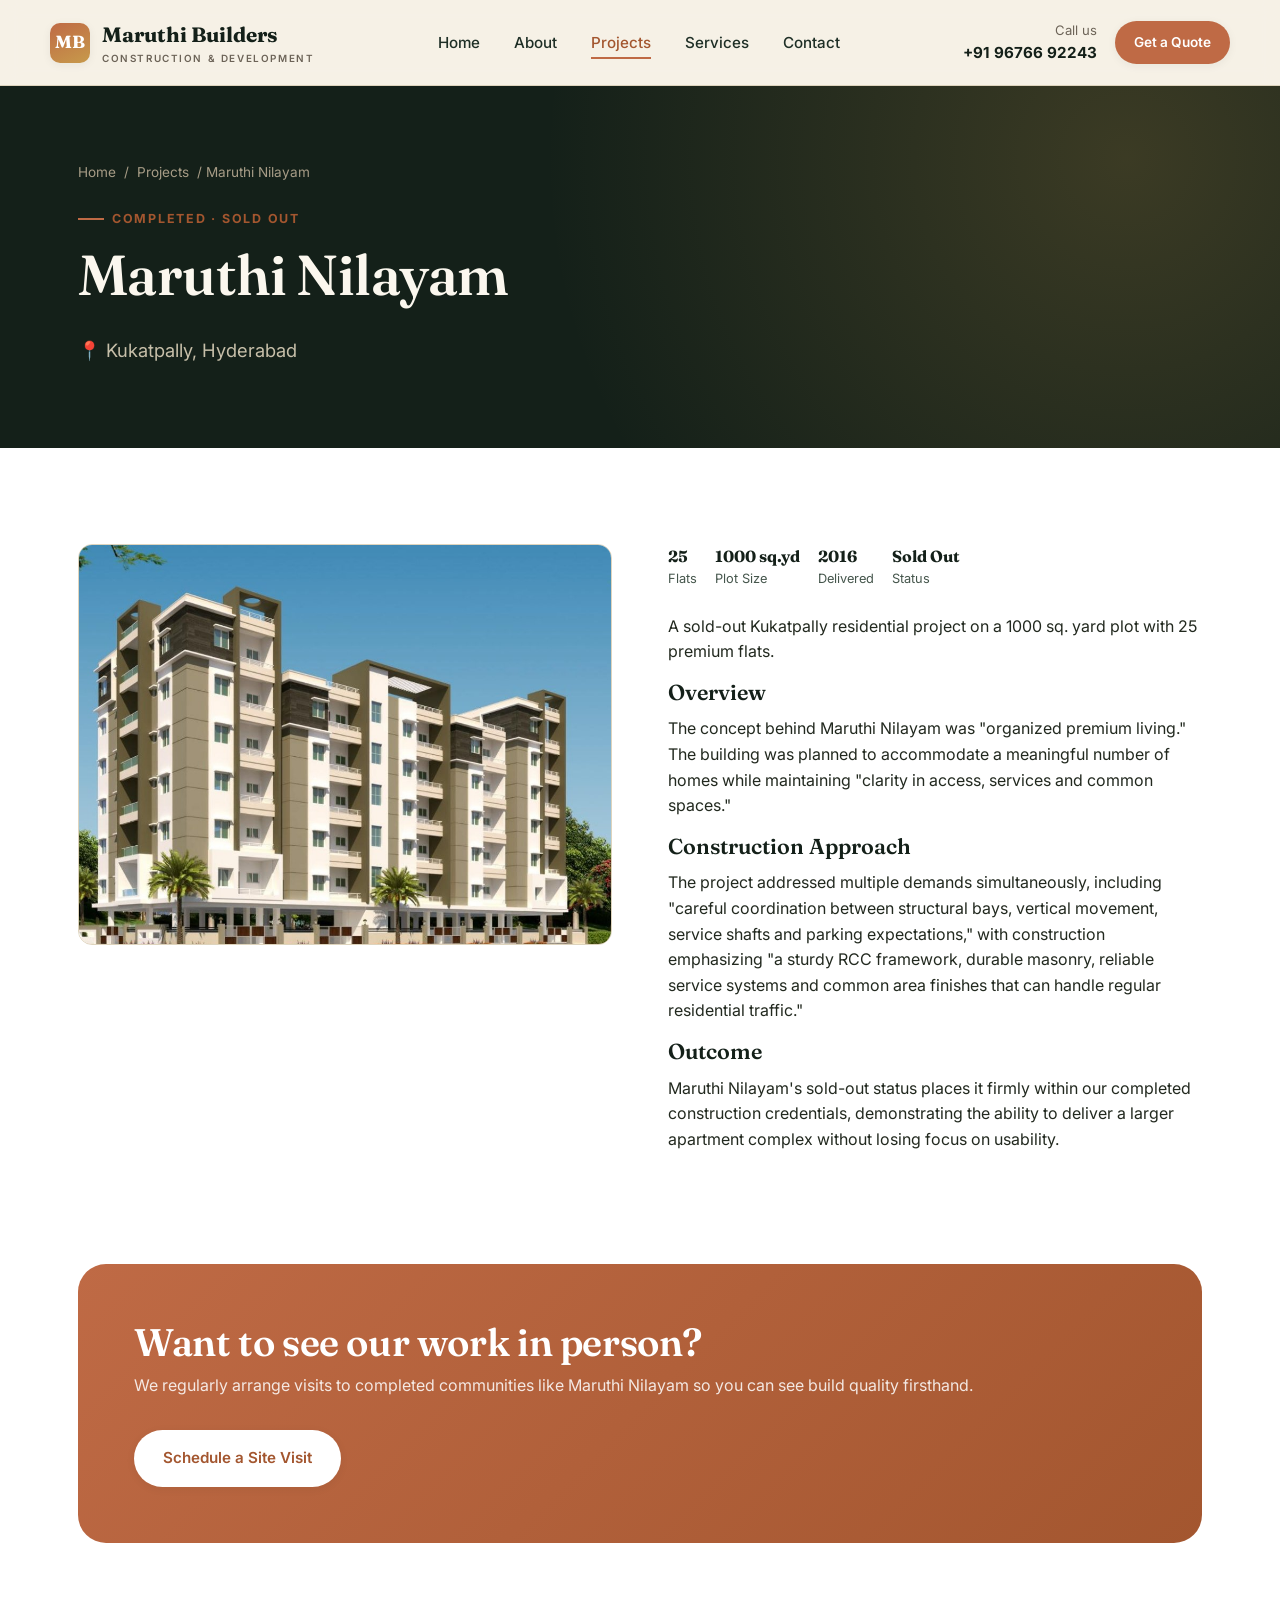
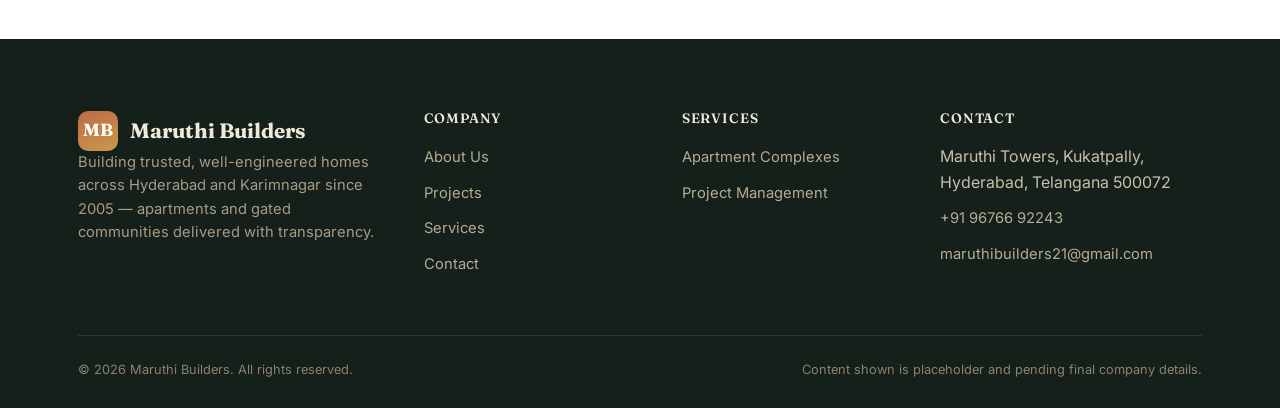
<file: projects/maruthi-nilayam-kukatpally.html>
<!DOCTYPE html>
<html lang="en">
<head>
<meta charset="UTF-8" />
<meta name="viewport" content="width=device-width, initial-scale=1.0" />
<title>Maruthi Nilayam | Maruthi Builders</title>
<meta name="description" content="Maruthi Nilayam — a sold-out Kukatpally residential project on a 1000 sq. yard plot with 25 premium flats." />
<link rel="preconnect" href="https://fonts.googleapis.com">
<link href="https://fonts.googleapis.com/css2?family=Fraunces:wght@500;600;700&family=Inter:wght@400;500;600;700&display=swap" rel="stylesheet">
<link rel="stylesheet" href="../css/styles.css" />
</head>
<body>

<header class="site-header">
  <nav class="nav container">
    <a href="../index.html" class="brand">
      <span class="brand-mark">MB</span>
      <span>Maruthi Builders<small>Construction &amp; Development</small></span>
    </a>
    <ul class="nav-links">
      <li><a href="../index.html">Home</a></li>
      <li><a href="../about.html">About</a></li>
      <li><a href="../projects.html" aria-current="page">Projects</a></li>
      <li><a href="../services.html">Services</a></li>
      <li><a href="../contact.html">Contact</a></li>
    </ul>
    <div class="nav-cta">
      <div class="nav-phone">
        <span>Call us</span>
        <strong>+91 96766 92243</strong>
      </div>
      <a href="../contact.html" class="btn btn-primary btn-sm">Get a Quote</a>
    </div>
    <button class="nav-toggle" aria-label="Toggle menu">
      <span></span><span></span><span></span>
    </button>
  </nav>
</header>

<section class="page-hero">
  <div class="container">
    <div class="breadcrumb"><a href="../index.html">Home</a> / <a href="../projects.html">Projects</a> / Maruthi Nilayam</div>
    <span class="eyebrow">Completed &middot; Sold Out</span>
    <h1>Maruthi Nilayam</h1>
    <p class="lede">📍 Kukatpally, Hyderabad</p>
  </div>
</section>

<section class="section section--surface">
  <div class="container">
    <div class="grid grid-2 reveal" style="align-items:start; gap:56px;">
      <div class="card" style="padding:0; overflow:hidden;">
        <div class="project-thumb">
          <img src="../images/projects/nilayam-elevation.jpg" alt="Maruthi Nilayam building elevation" loading="lazy" />
        </div>
      </div>
      <div>
        <div class="project-meta" style="margin:0 0 24px; padding-top:0; border-top:none;">
          <div><strong>25</strong>Flats</div>
          <div><strong>1000 sq.yd</strong>Plot Size</div>
          <div><strong>2016</strong>Delivered</div>
          <div><strong>Sold Out</strong>Status</div>
        </div>

        <p>A sold-out Kukatpally residential project on a 1000 sq. yard plot with 25 premium flats.</p>

        <h3>Overview</h3>
        <p>The concept behind Maruthi Nilayam was "organized premium living." The building was planned to accommodate a meaningful number of homes while maintaining "clarity in access, services and common spaces."</p>

        <h3>Construction Approach</h3>
        <p>The project addressed multiple demands simultaneously, including "careful coordination between structural bays, vertical movement, service shafts and parking expectations," with construction emphasizing "a sturdy RCC framework, durable masonry, reliable service systems and common area finishes that can handle regular residential traffic."</p>

        <h3>Outcome</h3>
        <p>Maruthi Nilayam's sold-out status places it firmly within our completed construction credentials, demonstrating the ability to deliver a larger apartment complex without losing focus on usability.</p>
      </div>
    </div>
  </div>
</section>

<section class="section section--surface" style="padding-top:0;">
  <div class="container">
    <div class="cta-band reveal">
      <div>
        <h2>Want to see our work in person?</h2>
        <p>We regularly arrange visits to completed communities like Maruthi Nilayam so you can see build quality firsthand.</p>
      </div>
      <a href="../contact.html" class="btn btn-primary">Schedule a Site Visit</a>
    </div>
  </div>
</section>

<footer class="site-footer">
  <div class="container">
    <div class="footer-grid">
      <div class="footer-brand">
        <a href="../index.html" class="brand" style="color:#efe9da;">
          <span class="brand-mark">MB</span>
          <span>Maruthi Builders</span>
        </a>
        <p>Building trusted, well-engineered homes across Hyderabad and Karimnagar since 2005 — apartments and gated communities delivered with transparency.</p>
      </div>
      <div class="footer-col">
        <h4>Company</h4>
        <ul>
          <li><a href="../about.html">About Us</a></li>
          <li><a href="../projects.html">Projects</a></li>
          <li><a href="../services.html">Services</a></li>
          <li><a href="../contact.html">Contact</a></li>
        </ul>
      </div>
      <div class="footer-col">
        <h4>Services</h4>
        <ul>
          <li><a href="../services.html">Apartment Complexes</a></li>
          <li><a href="../services.html">Project Management</a></li>
        </ul>
      </div>
      <div class="footer-col">
        <h4>Contact</h4>
        <ul>
          <li>Maruthi Towers, Kukatpally, Hyderabad, Telangana 500072</li>
          <li><a href="tel:+919676692243">+91 96766 92243</a></li>
          <li><a href="mailto:maruthibuilders21@gmail.com">maruthibuilders21@gmail.com</a></li>
        </ul>
      </div>
    </div>
    <div class="footer-bottom">
      <span>© 2026 Maruthi Builders. All rights reserved.</span>
      <span>Content shown is placeholder and pending final company details.</span>
    </div>
  </div>
</footer>

<script src="../js/main.js"></script>
</body>
</html>
</file>
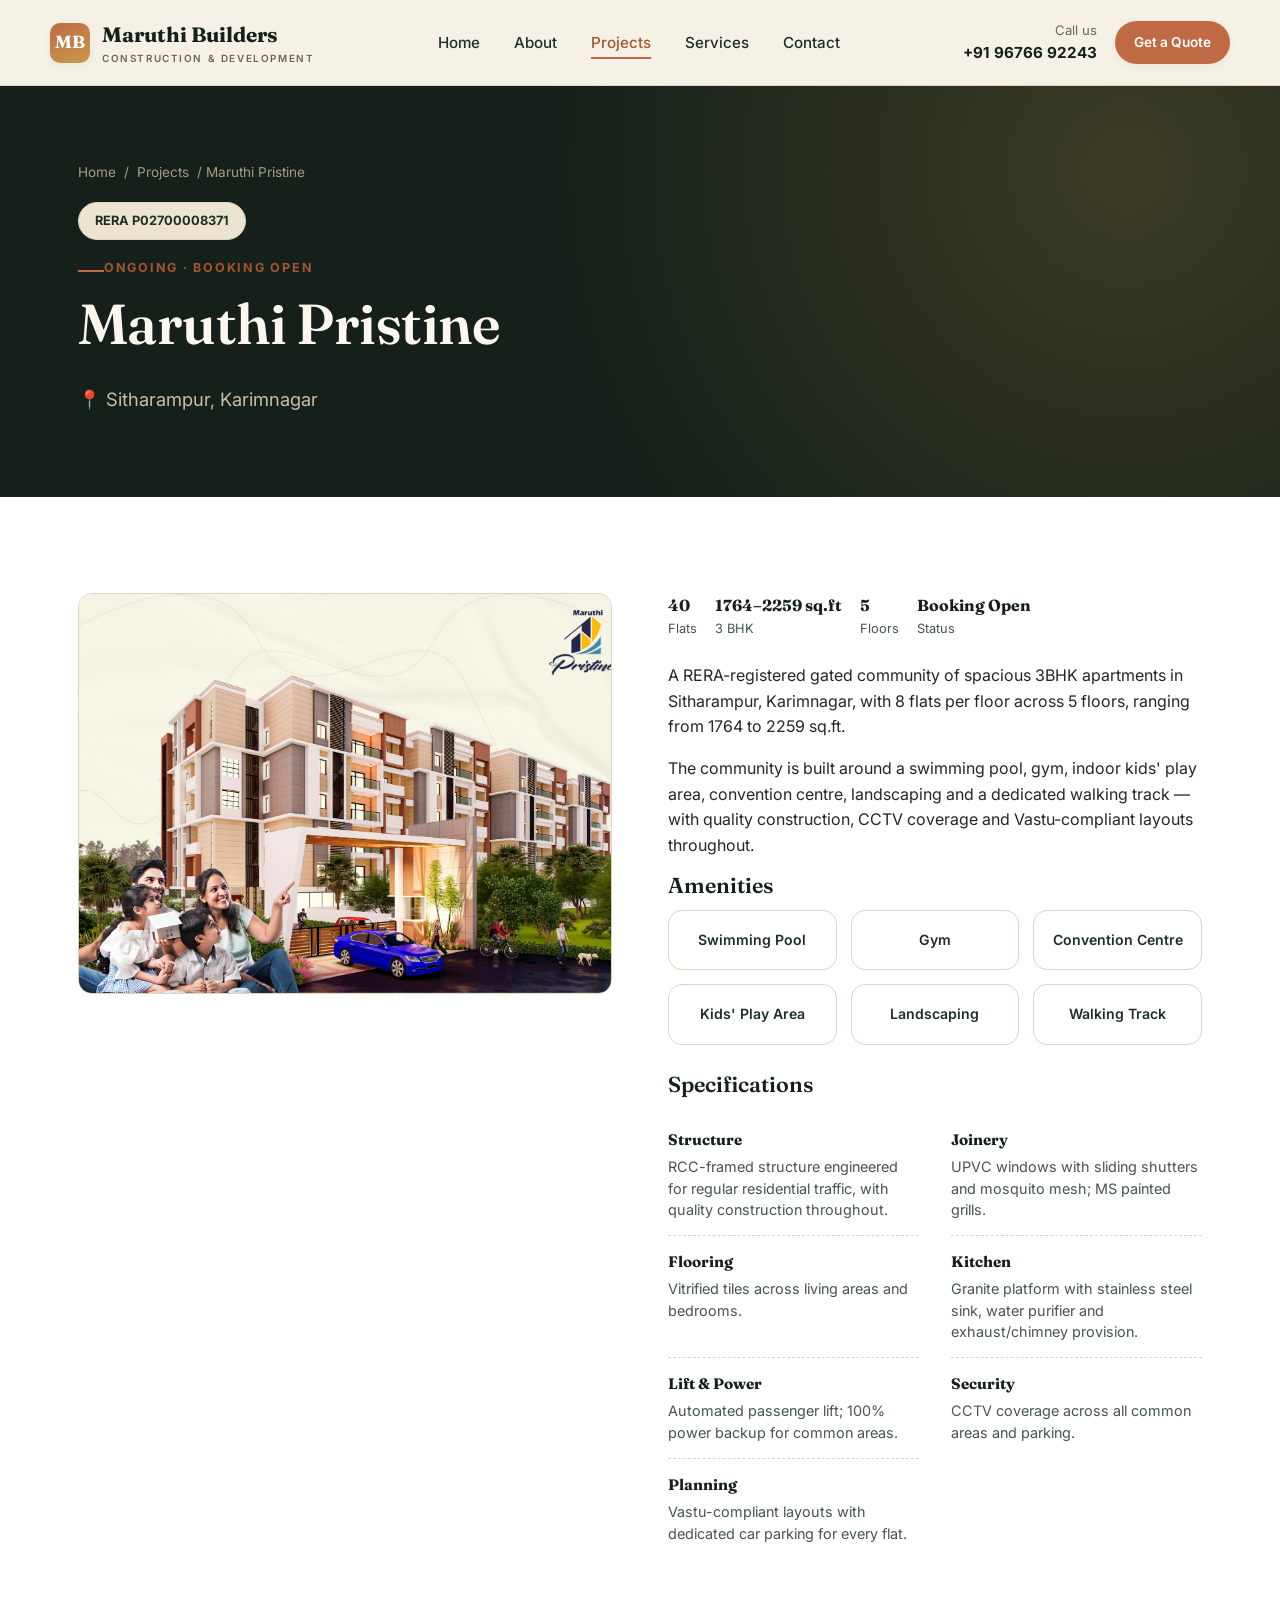
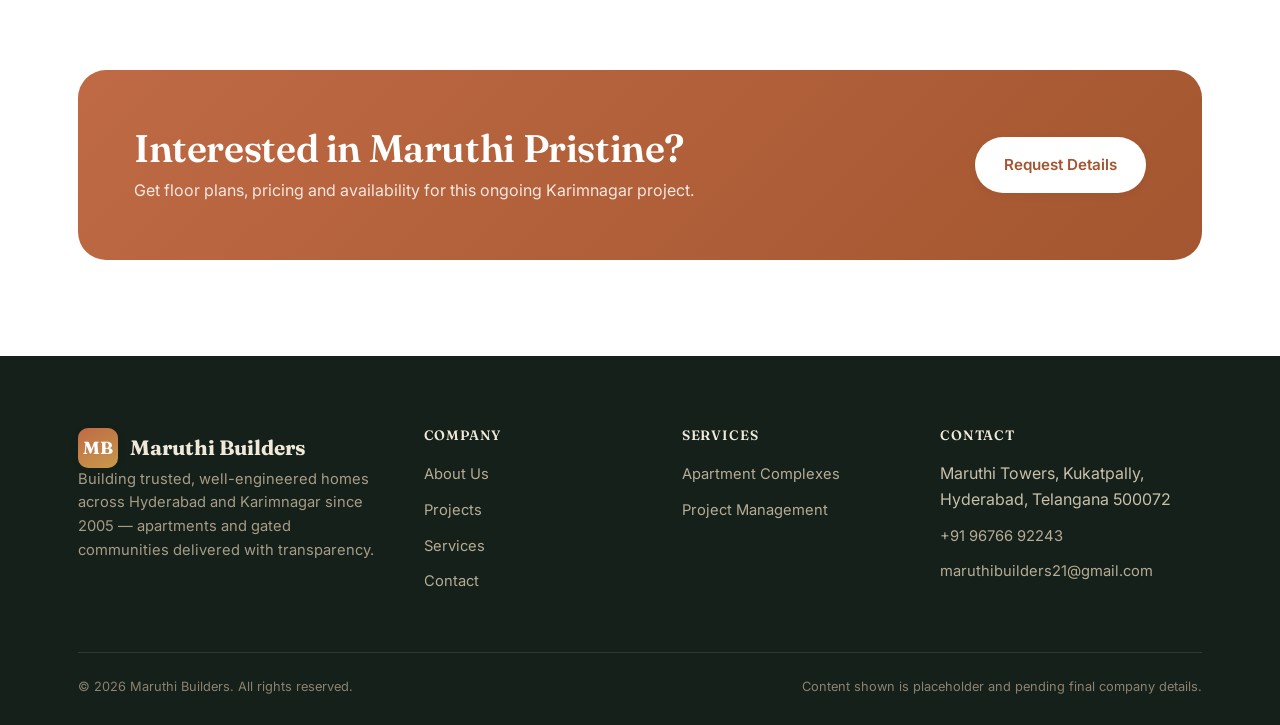
<file: projects/maruthi-pristine-karimnagar.html>
<!DOCTYPE html>
<html lang="en">
<head>
<meta charset="UTF-8" />
<meta name="viewport" content="width=device-width, initial-scale=1.0" />
<title>Maruthi Pristine | Maruthi Builders</title>
<meta name="description" content="Maruthi Pristine — RERA-registered gated community of 3BHK apartments in Sitharampur, Karimnagar, with a swimming pool, gym and convention centre." />
<link rel="preconnect" href="https://fonts.googleapis.com">
<link href="https://fonts.googleapis.com/css2?family=Fraunces:wght@500;600;700&family=Inter:wght@400;500;600;700&display=swap" rel="stylesheet">
<link rel="stylesheet" href="../css/styles.css" />
</head>
<body>

<header class="site-header">
  <nav class="nav container">
    <a href="../index.html" class="brand">
      <span class="brand-mark">MB</span>
      <span>Maruthi Builders<small>Construction &amp; Development</small></span>
    </a>
    <ul class="nav-links">
      <li><a href="../index.html">Home</a></li>
      <li><a href="../about.html">About</a></li>
      <li><a href="../projects.html" aria-current="page">Projects</a></li>
      <li><a href="../services.html">Services</a></li>
      <li><a href="../contact.html">Contact</a></li>
    </ul>
    <div class="nav-cta">
      <div class="nav-phone">
        <span>Call us</span>
        <strong>+91 96766 92243</strong>
      </div>
      <a href="../contact.html" class="btn btn-primary btn-sm">Get a Quote</a>
    </div>
    <button class="nav-toggle" aria-label="Toggle menu">
      <span></span><span></span><span></span>
    </button>
  </nav>
</header>

<section class="page-hero">
  <div class="container">
    <div class="breadcrumb"><a href="../index.html">Home</a> / <a href="../projects.html">Projects</a> / Maruthi Pristine</div>
    <span class="rera-badge">RERA P02700008371</span>
    <span class="eyebrow" style="display:block;">Ongoing &middot; Booking Open</span>
    <h1>Maruthi Pristine</h1>
    <p class="lede">📍 Sitharampur, Karimnagar</p>
  </div>
</section>

<section class="section section--surface">
  <div class="container">
    <div class="grid grid-2 reveal" style="align-items:start; gap:56px;">
      <div class="card" style="padding:0; overflow:hidden;">
        <div class="project-thumb">
          <img src="../images/projects/pristine-elevation.jpg" alt="Maruthi Pristine building elevation" loading="lazy" />
        </div>
      </div>
      <div>
        <div class="project-meta" style="margin:0 0 24px; padding-top:0; border-top:none;">
          <div><strong>40</strong>Flats</div>
          <div><strong>1764–2259 sq.ft</strong>3 BHK</div>
          <div><strong>5</strong>Floors</div>
          <div><strong>Booking Open</strong>Status</div>
        </div>

        <p>A RERA-registered gated community of spacious 3BHK apartments in Sitharampur, Karimnagar, with 8 flats per floor across 5 floors, ranging from 1764 to 2259 sq.ft.</p>
        <p>The community is built around a swimming pool, gym, indoor kids' play area, convention centre, landscaping and a dedicated walking track — with quality construction, CCTV coverage and Vastu-compliant layouts throughout.</p>

        <h3>Amenities</h3>
        <div class="amenity-grid">
          <div class="amenity-chip">Swimming Pool</div>
          <div class="amenity-chip">Gym</div>
          <div class="amenity-chip">Convention Centre</div>
          <div class="amenity-chip">Kids' Play Area</div>
          <div class="amenity-chip">Landscaping</div>
          <div class="amenity-chip">Walking Track</div>
        </div>

        <h3 style="margin-top:28px;">Specifications</h3>
        <dl class="detail-specs">
          <div><dt>Structure</dt><dd>RCC-framed structure engineered for regular residential traffic, with quality construction throughout.</dd></div>
          <div><dt>Joinery</dt><dd>UPVC windows with sliding shutters and mosquito mesh; MS painted grills.</dd></div>
          <div><dt>Flooring</dt><dd>Vitrified tiles across living areas and bedrooms.</dd></div>
          <div><dt>Kitchen</dt><dd>Granite platform with stainless steel sink, water purifier and exhaust/chimney provision.</dd></div>
          <div><dt>Lift &amp; Power</dt><dd>Automated passenger lift; 100% power backup for common areas.</dd></div>
          <div><dt>Security</dt><dd>CCTV coverage across all common areas and parking.</dd></div>
          <div><dt>Planning</dt><dd>Vastu-compliant layouts with dedicated car parking for every flat.</dd></div>
        </dl>
      </div>
    </div>
  </div>
</section>

<section class="section section--surface" style="padding-top:0;">
  <div class="container">
    <div class="cta-band reveal">
      <div>
        <h2>Interested in Maruthi Pristine?</h2>
        <p>Get floor plans, pricing and availability for this ongoing Karimnagar project.</p>
      </div>
      <a href="../contact.html" class="btn btn-primary">Request Details</a>
    </div>
  </div>
</section>

<footer class="site-footer">
  <div class="container">
    <div class="footer-grid">
      <div class="footer-brand">
        <a href="../index.html" class="brand" style="color:#efe9da;">
          <span class="brand-mark">MB</span>
          <span>Maruthi Builders</span>
        </a>
        <p>Building trusted, well-engineered homes across Hyderabad and Karimnagar since 2005 — apartments and gated communities delivered with transparency.</p>
      </div>
      <div class="footer-col">
        <h4>Company</h4>
        <ul>
          <li><a href="../about.html">About Us</a></li>
          <li><a href="../projects.html">Projects</a></li>
          <li><a href="../services.html">Services</a></li>
          <li><a href="../contact.html">Contact</a></li>
        </ul>
      </div>
      <div class="footer-col">
        <h4>Services</h4>
        <ul>
          <li><a href="../services.html">Apartment Complexes</a></li>
          <li><a href="../services.html">Project Management</a></li>
        </ul>
      </div>
      <div class="footer-col">
        <h4>Contact</h4>
        <ul>
          <li>Maruthi Towers, Kukatpally, Hyderabad, Telangana 500072</li>
          <li><a href="tel:+919676692243">+91 96766 92243</a></li>
          <li><a href="mailto:maruthibuilders21@gmail.com">maruthibuilders21@gmail.com</a></li>
        </ul>
      </div>
    </div>
    <div class="footer-bottom">
      <span>© 2026 Maruthi Builders. All rights reserved.</span>
      <span>Content shown is placeholder and pending final company details.</span>
    </div>
  </div>
</footer>

<script src="../js/main.js"></script>
</body>
</html>
</file>
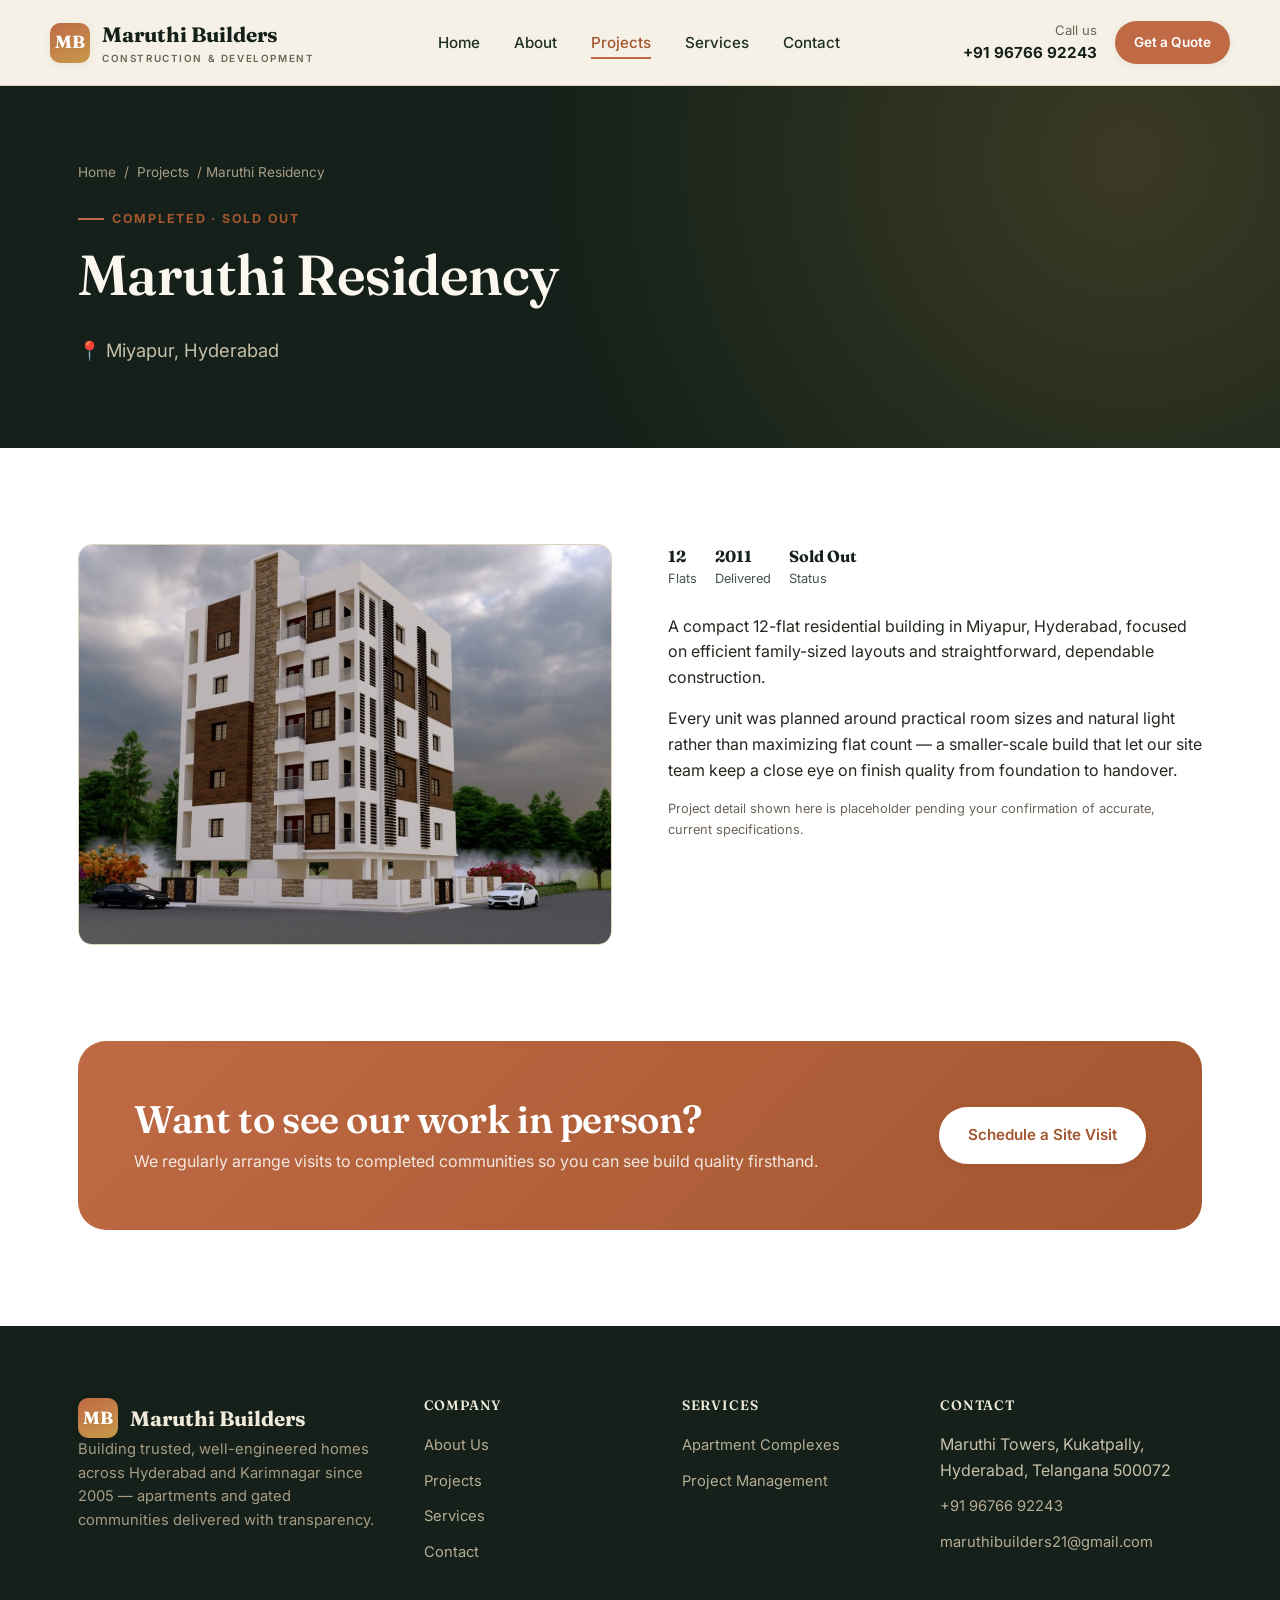
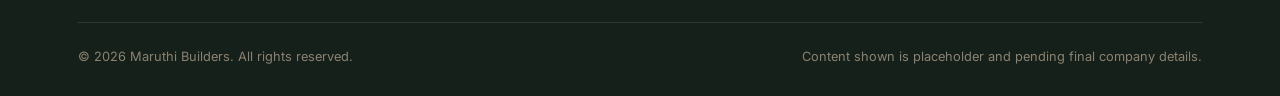
<file: projects/maruthi-residency-miyapur.html>
<!DOCTYPE html>
<html lang="en">
<head>
<meta charset="UTF-8" />
<meta name="viewport" content="width=device-width, initial-scale=1.0" />
<title>Maruthi Residency | Maruthi Builders</title>
<meta name="description" content="Maruthi Residency — a compact 12-flat residential building in Miyapur, Hyderabad." />
<link rel="preconnect" href="https://fonts.googleapis.com">
<link href="https://fonts.googleapis.com/css2?family=Fraunces:wght@500;600;700&family=Inter:wght@400;500;600;700&display=swap" rel="stylesheet">
<link rel="stylesheet" href="../css/styles.css" />
</head>
<body>

<header class="site-header">
  <nav class="nav container">
    <a href="../index.html" class="brand">
      <span class="brand-mark">MB</span>
      <span>Maruthi Builders<small>Construction &amp; Development</small></span>
    </a>
    <ul class="nav-links">
      <li><a href="../index.html">Home</a></li>
      <li><a href="../about.html">About</a></li>
      <li><a href="../projects.html" aria-current="page">Projects</a></li>
      <li><a href="../services.html">Services</a></li>
      <li><a href="../contact.html">Contact</a></li>
    </ul>
    <div class="nav-cta">
      <div class="nav-phone">
        <span>Call us</span>
        <strong>+91 96766 92243</strong>
      </div>
      <a href="../contact.html" class="btn btn-primary btn-sm">Get a Quote</a>
    </div>
    <button class="nav-toggle" aria-label="Toggle menu">
      <span></span><span></span><span></span>
    </button>
  </nav>
</header>

<section class="page-hero">
  <div class="container">
    <div class="breadcrumb"><a href="../index.html">Home</a> / <a href="../projects.html">Projects</a> / Maruthi Residency</div>
    <span class="eyebrow">Completed &middot; Sold Out</span>
    <h1>Maruthi Residency</h1>
    <p class="lede">📍 Miyapur, Hyderabad</p>
  </div>
</section>

<section class="section section--surface">
  <div class="container">
    <div class="grid grid-2 reveal" style="align-items:start; gap:56px;">
      <div class="card" style="padding:0; overflow:hidden;">
        <div class="project-thumb">
          <img src="../images/projects/residency-elevation.jpg" alt="Maruthi Residency building elevation" loading="lazy" />
        </div>
      </div>
      <div>
        <div class="project-meta" style="margin:0 0 24px; padding-top:0; border-top:none;">
          <div><strong>12</strong>Flats</div>
          <div><strong>2011</strong>Delivered</div>
          <div><strong>Sold Out</strong>Status</div>
        </div>

        <p>A compact 12-flat residential building in Miyapur, Hyderabad, focused on efficient family-sized layouts and straightforward, dependable construction.</p>
        <p>Every unit was planned around practical room sizes and natural light rather than maximizing flat count — a smaller-scale build that let our site team keep a close eye on finish quality from foundation to handover.</p>

        <p class="form-note">Project detail shown here is placeholder pending your confirmation of accurate, current specifications.</p>
      </div>
    </div>
  </div>
</section>

<section class="section section--surface" style="padding-top:0;">
  <div class="container">
    <div class="cta-band reveal">
      <div>
        <h2>Want to see our work in person?</h2>
        <p>We regularly arrange visits to completed communities so you can see build quality firsthand.</p>
      </div>
      <a href="../contact.html" class="btn btn-primary">Schedule a Site Visit</a>
    </div>
  </div>
</section>

<footer class="site-footer">
  <div class="container">
    <div class="footer-grid">
      <div class="footer-brand">
        <a href="../index.html" class="brand" style="color:#efe9da;">
          <span class="brand-mark">MB</span>
          <span>Maruthi Builders</span>
        </a>
        <p>Building trusted, well-engineered homes across Hyderabad and Karimnagar since 2005 — apartments and gated communities delivered with transparency.</p>
      </div>
      <div class="footer-col">
        <h4>Company</h4>
        <ul>
          <li><a href="../about.html">About Us</a></li>
          <li><a href="../projects.html">Projects</a></li>
          <li><a href="../services.html">Services</a></li>
          <li><a href="../contact.html">Contact</a></li>
        </ul>
      </div>
      <div class="footer-col">
        <h4>Services</h4>
        <ul>
          <li><a href="../services.html">Apartment Complexes</a></li>
          <li><a href="../services.html">Project Management</a></li>
        </ul>
      </div>
      <div class="footer-col">
        <h4>Contact</h4>
        <ul>
          <li>Maruthi Towers, Kukatpally, Hyderabad, Telangana 500072</li>
          <li><a href="tel:+919676692243">+91 96766 92243</a></li>
          <li><a href="mailto:maruthibuilders21@gmail.com">maruthibuilders21@gmail.com</a></li>
        </ul>
      </div>
    </div>
    <div class="footer-bottom">
      <span>© 2026 Maruthi Builders. All rights reserved.</span>
      <span>Content shown is placeholder and pending final company details.</span>
    </div>
  </div>
</footer>

<script src="../js/main.js"></script>
</body>
</html>
</file>
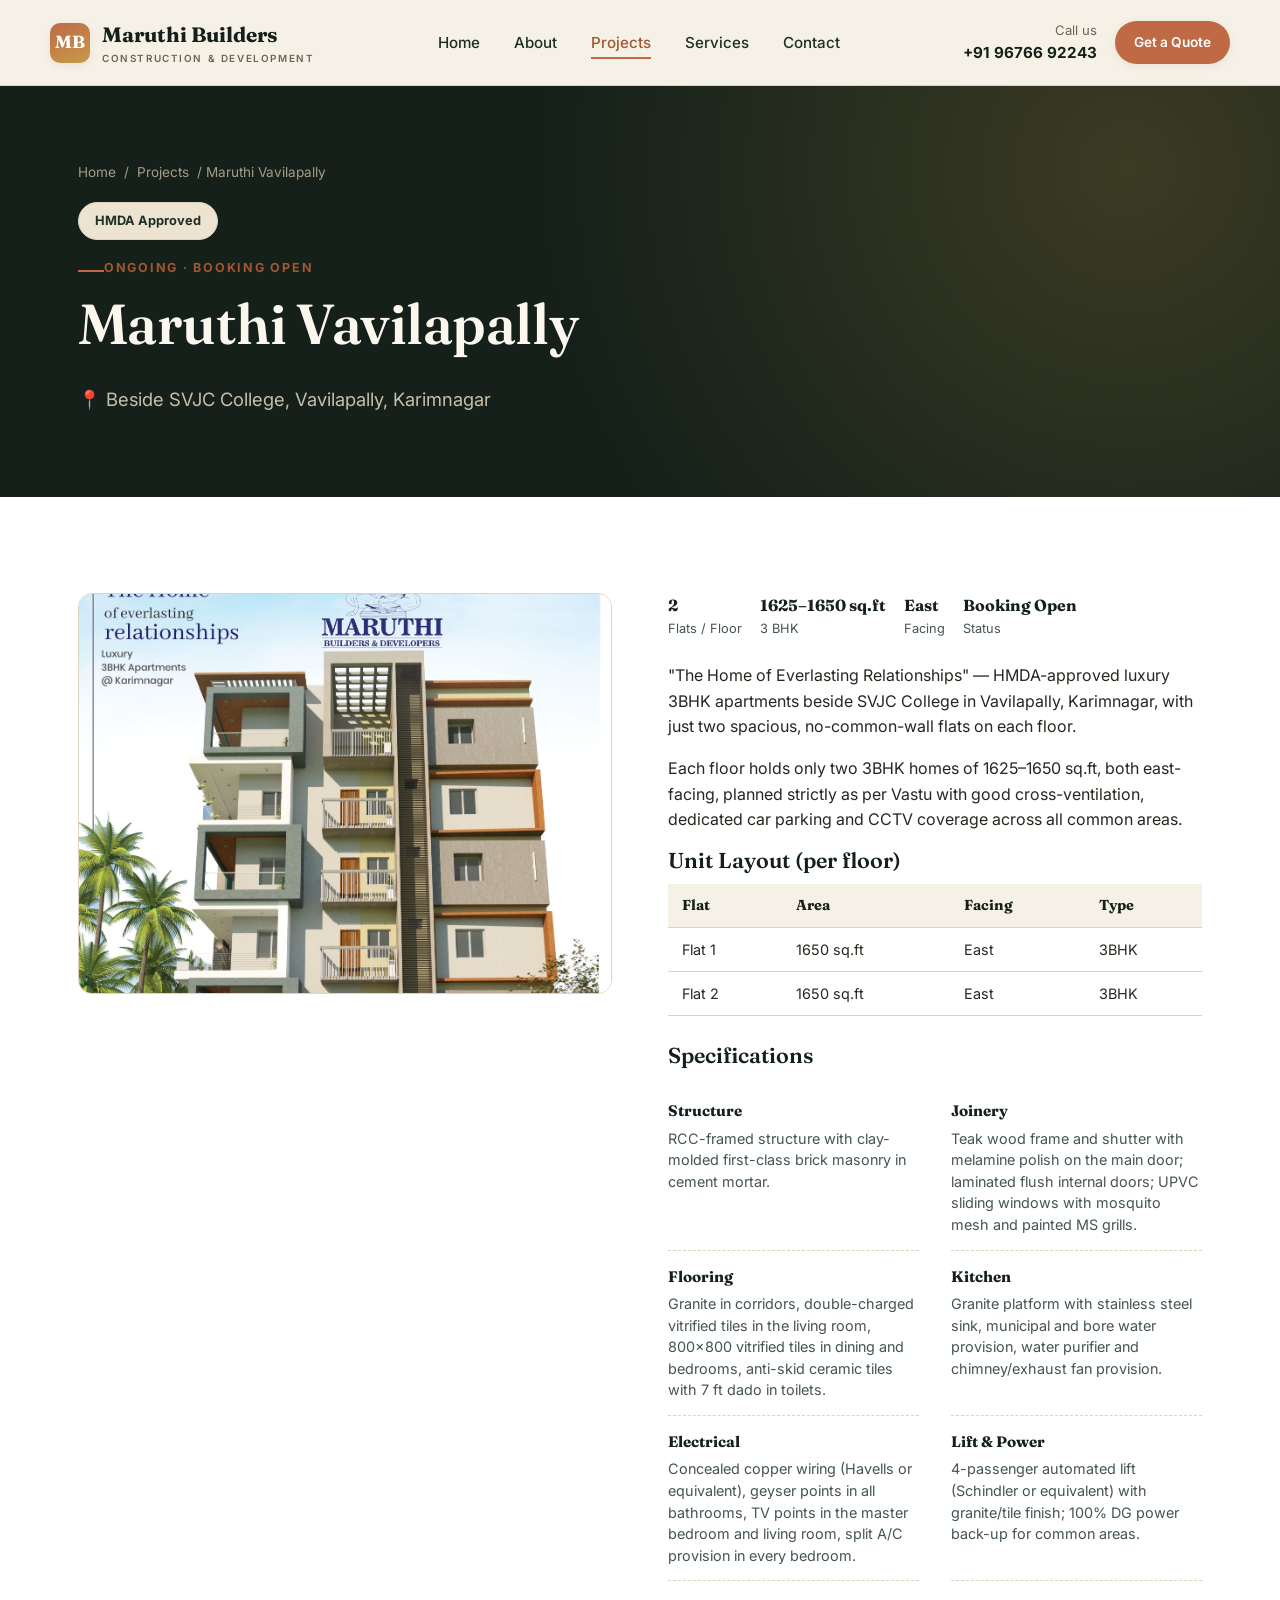
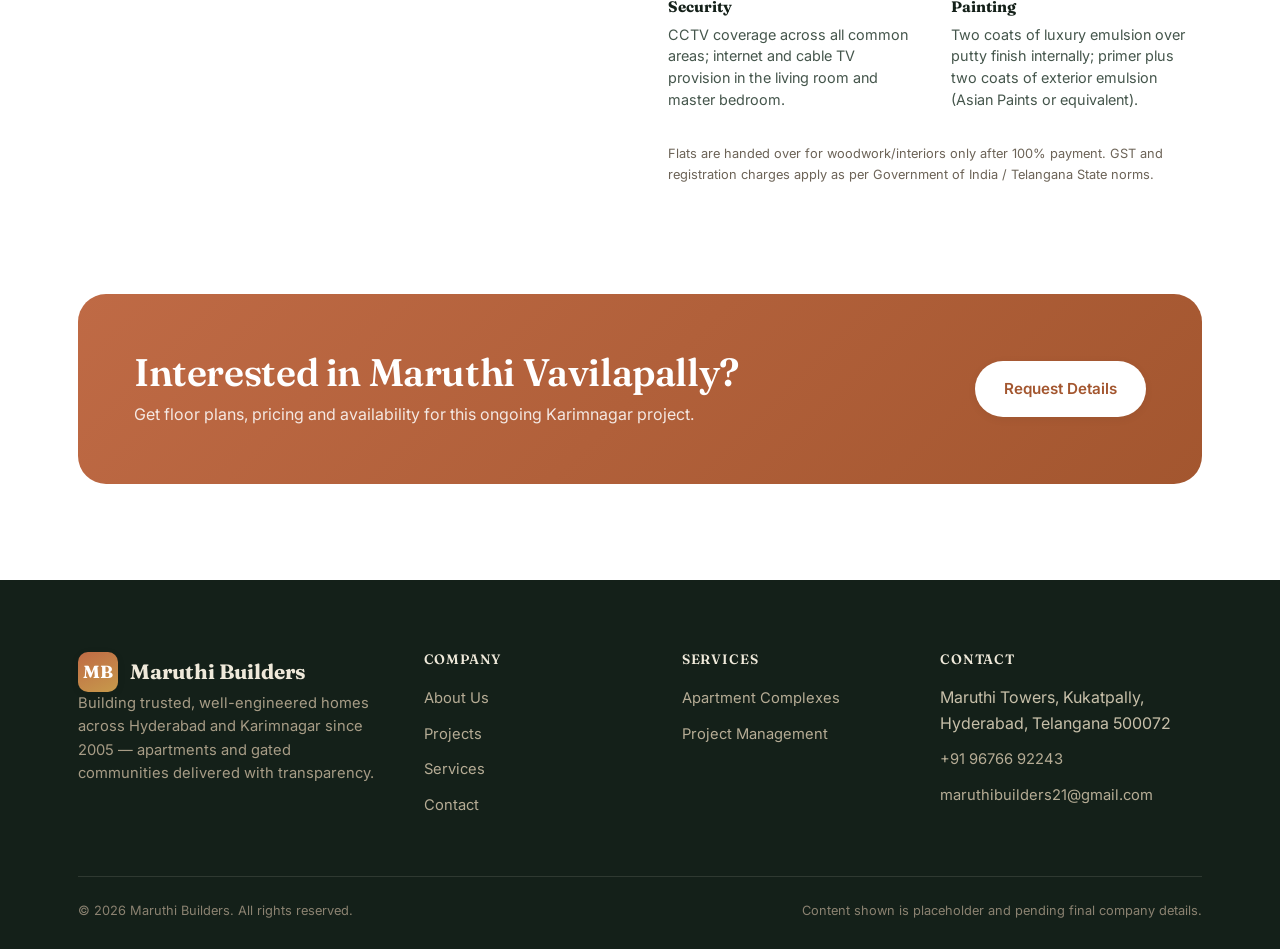
<file: projects/maruthi-vavilapally-karimnagar.html>
<!DOCTYPE html>
<html lang="en">
<head>
<meta charset="UTF-8" />
<meta name="viewport" content="width=device-width, initial-scale=1.0" />
<title>Maruthi Vavilapally | Maruthi Builders</title>
<meta name="description" content="Maruthi Vavilapally — HMDA-approved luxury 3BHK apartments beside SVJC College, Vavilapally, Karimnagar." />
<link rel="preconnect" href="https://fonts.googleapis.com">
<link href="https://fonts.googleapis.com/css2?family=Fraunces:wght@500;600;700&family=Inter:wght@400;500;600;700&display=swap" rel="stylesheet">
<link rel="stylesheet" href="../css/styles.css" />
</head>
<body>

<header class="site-header">
  <nav class="nav container">
    <a href="../index.html" class="brand">
      <span class="brand-mark">MB</span>
      <span>Maruthi Builders<small>Construction &amp; Development</small></span>
    </a>
    <ul class="nav-links">
      <li><a href="../index.html">Home</a></li>
      <li><a href="../about.html">About</a></li>
      <li><a href="../projects.html" aria-current="page">Projects</a></li>
      <li><a href="../services.html">Services</a></li>
      <li><a href="../contact.html">Contact</a></li>
    </ul>
    <div class="nav-cta">
      <div class="nav-phone">
        <span>Call us</span>
        <strong>+91 96766 92243</strong>
      </div>
      <a href="../contact.html" class="btn btn-primary btn-sm">Get a Quote</a>
    </div>
    <button class="nav-toggle" aria-label="Toggle menu">
      <span></span><span></span><span></span>
    </button>
  </nav>
</header>

<section class="page-hero">
  <div class="container">
    <div class="breadcrumb"><a href="../index.html">Home</a> / <a href="../projects.html">Projects</a> / Maruthi Vavilapally</div>
    <span class="rera-badge">HMDA Approved</span>
    <span class="eyebrow" style="display:block;">Ongoing &middot; Booking Open</span>
    <h1>Maruthi Vavilapally</h1>
    <p class="lede">📍 Beside SVJC College, Vavilapally, Karimnagar</p>
  </div>
</section>

<section class="section section--surface">
  <div class="container">
    <div class="grid grid-2 reveal" style="align-items:start; gap:56px;">
      <div class="card" style="padding:0; overflow:hidden;">
        <div class="project-thumb">
          <img src="../images/projects/vavilapally-elevation.jpg" alt="Maruthi Vavilapally building elevation" loading="lazy" />
        </div>
      </div>
      <div>
        <div class="project-meta" style="margin:0 0 24px; padding-top:0; border-top:none;">
          <div><strong>2</strong>Flats / Floor</div>
          <div><strong>1625–1650 sq.ft</strong>3 BHK</div>
          <div><strong>East</strong>Facing</div>
          <div><strong>Booking Open</strong>Status</div>
        </div>

        <p>"The Home of Everlasting Relationships" — HMDA-approved luxury 3BHK apartments beside SVJC College in Vavilapally, Karimnagar, with just two spacious, no-common-wall flats on each floor.</p>
        <p>Each floor holds only two 3BHK homes of 1625–1650 sq.ft, both east-facing, planned strictly as per Vastu with good cross-ventilation, dedicated car parking and CCTV coverage across all common areas.</p>

        <h3>Unit Layout (per floor)</h3>
        <table class="area-table">
          <thead><tr><th>Flat</th><th>Area</th><th>Facing</th><th>Type</th></tr></thead>
          <tbody>
            <tr><td>Flat 1</td><td>1650 sq.ft</td><td>East</td><td>3BHK</td></tr>
            <tr><td>Flat 2</td><td>1650 sq.ft</td><td>East</td><td>3BHK</td></tr>
          </tbody>
        </table>

        <h3 style="margin-top:28px;">Specifications</h3>
        <dl class="detail-specs">
          <div><dt>Structure</dt><dd>RCC-framed structure with clay-molded first-class brick masonry in cement mortar.</dd></div>
          <div><dt>Joinery</dt><dd>Teak wood frame and shutter with melamine polish on the main door; laminated flush internal doors; UPVC sliding windows with mosquito mesh and painted MS grills.</dd></div>
          <div><dt>Flooring</dt><dd>Granite in corridors, double-charged vitrified tiles in the living room, 800x800 vitrified tiles in dining and bedrooms, anti-skid ceramic tiles with 7 ft dado in toilets.</dd></div>
          <div><dt>Kitchen</dt><dd>Granite platform with stainless steel sink, municipal and bore water provision, water purifier and chimney/exhaust fan provision.</dd></div>
          <div><dt>Electrical</dt><dd>Concealed copper wiring (Havells or equivalent), geyser points in all bathrooms, TV points in the master bedroom and living room, split A/C provision in every bedroom.</dd></div>
          <div><dt>Lift &amp; Power</dt><dd>4-passenger automated lift (Schindler or equivalent) with granite/tile finish; 100% DG power back-up for common areas.</dd></div>
          <div><dt>Security</dt><dd>CCTV coverage across all common areas; internet and cable TV provision in the living room and master bedroom.</dd></div>
          <div><dt>Painting</dt><dd>Two coats of luxury emulsion over putty finish internally; primer plus two coats of exterior emulsion (Asian Paints or equivalent).</dd></div>
        </dl>

        <p class="form-note" style="margin-top:20px;">Flats are handed over for woodwork/interiors only after 100% payment. GST and registration charges apply as per Government of India / Telangana State norms.</p>
      </div>
    </div>
  </div>
</section>

<section class="section section--surface" style="padding-top:0;">
  <div class="container">
    <div class="cta-band reveal">
      <div>
        <h2>Interested in Maruthi Vavilapally?</h2>
        <p>Get floor plans, pricing and availability for this ongoing Karimnagar project.</p>
      </div>
      <a href="../contact.html" class="btn btn-primary">Request Details</a>
    </div>
  </div>
</section>

<footer class="site-footer">
  <div class="container">
    <div class="footer-grid">
      <div class="footer-brand">
        <a href="../index.html" class="brand" style="color:#efe9da;">
          <span class="brand-mark">MB</span>
          <span>Maruthi Builders</span>
        </a>
        <p>Building trusted, well-engineered homes across Hyderabad and Karimnagar since 2005 — apartments and gated communities delivered with transparency.</p>
      </div>
      <div class="footer-col">
        <h4>Company</h4>
        <ul>
          <li><a href="../about.html">About Us</a></li>
          <li><a href="../projects.html">Projects</a></li>
          <li><a href="../services.html">Services</a></li>
          <li><a href="../contact.html">Contact</a></li>
        </ul>
      </div>
      <div class="footer-col">
        <h4>Services</h4>
        <ul>
          <li><a href="../services.html">Apartment Complexes</a></li>
          <li><a href="../services.html">Project Management</a></li>
        </ul>
      </div>
      <div class="footer-col">
        <h4>Contact</h4>
        <ul>
          <li>Maruthi Towers, Kukatpally, Hyderabad, Telangana 500072</li>
          <li><a href="tel:+919676692243">+91 96766 92243</a></li>
          <li><a href="mailto:maruthibuilders21@gmail.com">maruthibuilders21@gmail.com</a></li>
        </ul>
      </div>
    </div>
    <div class="footer-bottom">
      <span>© 2026 Maruthi Builders. All rights reserved.</span>
      <span>Content shown is placeholder and pending final company details.</span>
    </div>
  </div>
</footer>

<script src="../js/main.js"></script>
</body>
</html>
</file>
<file: css/styles.css>
/* ==========================================================================
   Maruthi Builders — Design System
   ========================================================================== */

:root {
  /* Palette: deep forest ink + warm terracotta/gold on sand */
  --ink: #142019;
  --ink-soft: #1f2f26;
  --ink-fade: #45564c;
  --sand: #f6f1e7;
  --sand-deep: #ece3d1;
  --surface: #ffffff;
  --text: #22291f;
  --muted: #6c6357;
  --line: #ded4bd;
  --terracotta: #bf6a45;
  --terracotta-dark: #a3562f;
  --gold: #c79a4b;
  --gold-soft: #e7d3a1;
  --success: #4c7a5c;

  --font-head: "Fraunces", "Georgia", serif;
  --font-body: "Inter", "Segoe UI", -apple-system, BlinkMacSystemFont, sans-serif;

  --radius-sm: 6px;
  --radius-md: 14px;
  --radius-lg: 28px;

  --shadow-sm: 0 2px 10px rgba(20, 32, 25, 0.06);
  --shadow-md: 0 12px 32px rgba(20, 32, 25, 0.10);
  --shadow-lg: 0 24px 60px rgba(20, 32, 25, 0.16);

  --container: 1180px;
}

* { box-sizing: border-box; }
html { scroll-behavior: smooth; }

body {
  margin: 0;
  font-family: var(--font-body);
  color: var(--text);
  background: var(--sand);
  line-height: 1.6;
  -webkit-font-smoothing: antialiased;
}

img { max-width: 100%; display: block; }
a { color: inherit; text-decoration: none; }
ul { list-style: none; margin: 0; padding: 0; }
button { font-family: inherit; cursor: pointer; }
input, select, textarea { font-family: inherit; }

h1, h2, h3, h4 {
  font-family: var(--font-head);
  color: var(--ink);
  margin: 0 0 0.5em;
  line-height: 1.15;
  font-weight: 600;
}

h1 { font-size: clamp(2.4rem, 4.4vw, 4rem); letter-spacing: -0.01em; }
h2 { font-size: clamp(1.9rem, 3vw, 2.7rem); letter-spacing: -0.01em; }
h3 { font-size: 1.35rem; }
p { margin: 0 0 1em; color: var(--text); }

.container {
  max-width: var(--container);
  margin: 0 auto;
  padding: 0 28px;
}

.eyebrow {
  display: inline-flex;
  align-items: center;
  gap: 8px;
  font-size: 0.78rem;
  font-weight: 700;
  letter-spacing: 0.14em;
  text-transform: uppercase;
  color: var(--terracotta-dark);
  margin-bottom: 14px;
}
.eyebrow::before {
  content: "";
  width: 26px;
  height: 2px;
  background: var(--terracotta);
  display: inline-block;
}

.section { padding: 96px 0; }
.section--tight { padding: 64px 0; }
.section--ink { background: var(--ink); color: #efe9da; }
.section--ink h2, .section--ink h3, .section--ink p.lede { color: #f4efe3; }
.section--ink p { color: #c7bfa9; }
.section--sand-deep { background: var(--sand-deep); }
.section--surface { background: var(--surface); }

.lede {
  font-size: 1.15rem;
  color: var(--ink-fade);
  max-width: 620px;
}

.section-head {
  display: flex;
  justify-content: space-between;
  align-items: flex-end;
  gap: 32px;
  margin-bottom: 48px;
  flex-wrap: wrap;
}
.section-head .lede { margin: 0; }

/* Buttons */
.btn {
  display: inline-flex;
  align-items: center;
  gap: 10px;
  padding: 15px 28px;
  border-radius: 999px;
  font-weight: 600;
  font-size: 0.95rem;
  border: 1px solid transparent;
  transition: transform 0.2s ease, box-shadow 0.2s ease, background 0.2s ease, color .2s ease;
  white-space: nowrap;
}
.btn-primary {
  background: var(--terracotta);
  color: #fff;
  box-shadow: var(--shadow-sm);
}
.btn-primary:hover { background: var(--terracotta-dark); transform: translateY(-2px); box-shadow: var(--shadow-md); }

.btn-ghost {
  background: transparent;
  border-color: rgba(20, 32, 25, 0.22);
  color: var(--ink);
}
.btn-ghost:hover { border-color: var(--ink); transform: translateY(-2px); }

.btn-on-dark {
  border-color: rgba(239, 233, 218, 0.35);
  color: #efe9da;
}
.btn-on-dark:hover { border-color: #efe9da; }

.btn-sm { padding: 10px 18px; font-size: 0.85rem; }

/* ==========================================================================
   Header / Nav
   ========================================================================== */

.site-header {
  position: sticky;
  top: 0;
  z-index: 100;
  background: rgba(246, 241, 231, 0.92);
  backdrop-filter: blur(10px);
  border-bottom: 1px solid var(--line);
}

.nav {
  display: flex;
  align-items: center;
  justify-content: space-between;
  padding: 18px 0;
}

.brand {
  display: flex;
  align-items: center;
  gap: 12px;
  font-family: var(--font-head);
  font-size: 1.3rem;
  font-weight: 700;
  color: var(--ink);
}
.brand-mark {
  width: 40px;
  height: 40px;
  border-radius: 10px;
  background: linear-gradient(155deg, var(--terracotta), var(--gold));
  display: flex;
  align-items: center;
  justify-content: center;
  color: #fff;
  font-family: var(--font-head);
  font-weight: 700;
  font-size: 1.1rem;
  box-shadow: var(--shadow-sm);
}
.brand small {
  display: block;
  font-family: var(--font-body);
  font-size: 0.62rem;
  font-weight: 600;
  letter-spacing: 0.16em;
  color: var(--muted);
  text-transform: uppercase;
}

.nav-links {
  display: flex;
  align-items: center;
  gap: 34px;
}
.nav-links a {
  font-size: 0.95rem;
  font-weight: 500;
  color: var(--ink-soft);
  position: relative;
  padding: 4px 0;
}
.nav-links a::after {
  content: "";
  position: absolute;
  left: 0; right: 0; bottom: -3px;
  height: 2px;
  background: var(--terracotta);
  transform: scaleX(0);
  transform-origin: left;
  transition: transform 0.25s ease;
}
.nav-links a:hover::after,
.nav-links a[aria-current="page"]::after { transform: scaleX(1); }
.nav-links a[aria-current="page"] { color: var(--terracotta-dark); }

.nav-cta { display: flex; align-items: center; gap: 18px; }
.nav-phone {
  display: flex;
  flex-direction: column;
  font-size: 0.82rem;
  color: var(--muted);
  text-align: right;
}
.nav-phone strong { color: var(--ink); font-size: 0.95rem; }

.nav-toggle {
  display: none;
  flex-direction: column;
  gap: 5px;
  background: none;
  border: none;
  padding: 6px;
}
.nav-toggle span { width: 24px; height: 2px; background: var(--ink); border-radius: 2px; }

/* ==========================================================================
   Hero
   ========================================================================== */

.hero {
  position: relative;
  overflow: hidden;
  background: var(--ink);
  color: #efe9da;
  padding: 120px 0 100px;
}
.hero::before {
  content: "";
  position: absolute;
  inset: 0;
  background:
    radial-gradient(circle at 82% 12%, rgba(199, 154, 75, 0.28), transparent 45%),
    radial-gradient(circle at 8% 88%, rgba(191, 106, 69, 0.24), transparent 50%);
  pointer-events: none;
}
.hero .container { position: relative; display: grid; grid-template-columns: 1.1fr 0.9fr; gap: 56px; align-items: center; }
.hero-copy .eyebrow { color: var(--gold-soft); }
.hero-copy .eyebrow::before { background: var(--gold-soft); }
.hero h1 { color: #fbf7ee; }
.hero-copy p.lede { color: #c7bfa9; }
.hero-actions { display: flex; gap: 16px; margin-top: 32px; flex-wrap: wrap; }

.hero-stats {
  display: grid;
  grid-template-columns: repeat(3, 1fr);
  gap: 22px;
  margin-top: 56px;
  border-top: 1px solid rgba(239, 233, 218, 0.18);
  padding-top: 28px;
}
.hero-stats .stat-num { font-family: var(--font-head); font-size: 2.1rem; color: var(--gold-soft); }
.hero-stats .stat-label { font-size: 0.8rem; color: #a79c86; letter-spacing: 0.03em; }

.hero-visual {
  position: relative;
  aspect-ratio: 4 / 5;
  border-radius: var(--radius-lg);
  background: linear-gradient(160deg, #26382d, #1a251d 60%, #142019);
  border: 1px solid rgba(239, 233, 218, 0.14);
  overflow: hidden;
  box-shadow: var(--shadow-lg);
}
.hero-visual svg { position: absolute; inset: 0; width: 100%; height: 100%; }
.hero-visual-badge {
  position: absolute;
  left: 24px;
  bottom: 24px;
  right: 24px;
  background: rgba(20, 32, 25, 0.55);
  backdrop-filter: blur(6px);
  border: 1px solid rgba(239, 233, 218, 0.18);
  border-radius: var(--radius-md);
  padding: 18px 20px;
  display: flex;
  justify-content: space-between;
  gap: 12px;
}
.hero-visual-badge div strong { display: block; font-family: var(--font-head); color: var(--gold-soft); font-size: 1.1rem; }
.hero-visual-badge div span { font-size: 0.78rem; color: #c7bfa9; }

/* ==========================================================================
   Trust strip
   ========================================================================== */
.trust-strip {
  background: var(--surface);
  border-bottom: 1px solid var(--line);
  padding: 26px 0;
}
.trust-strip .container {
  display: flex;
  flex-wrap: nowrap;
  gap: clamp(6px, 1.8vw, 28px);
  justify-content: space-between;
  align-items: center;
}
.trust-item {
  display: flex;
  align-items: center;
  gap: 8px;
  font-size: clamp(0.62rem, 1.55vw, 0.88rem);
  color: var(--ink-soft);
  font-weight: 600;
  white-space: nowrap;
  min-width: 0;
}
.trust-item .dot { flex-shrink: 0; }
.trust-item .dot { width: 8px; height: 8px; border-radius: 50%; background: var(--terracotta); }

/* ==========================================================================
   Cards: services / values / process
   ========================================================================== */

.grid {
  display: grid;
  gap: 26px;
}
.grid-4 { grid-template-columns: repeat(4, 1fr); }
.grid-3 { grid-template-columns: repeat(3, 1fr); }
.grid-2 { grid-template-columns: repeat(2, 1fr); }

.card {
  background: var(--surface);
  border: 1px solid var(--line);
  border-radius: var(--radius-md);
  padding: 32px 28px;
  transition: transform 0.25s ease, box-shadow 0.25s ease, border-color .25s ease;
}
.card:hover { transform: translateY(-6px); box-shadow: var(--shadow-md); border-color: transparent; }

.card-icon {
  width: 52px;
  height: 52px;
  border-radius: 14px;
  background: linear-gradient(155deg, rgba(191,106,69,0.16), rgba(199,154,75,0.16));
  color: var(--terracotta-dark);
  display: flex;
  align-items: center;
  justify-content: center;
  margin-bottom: 20px;
}
.card-icon svg { width: 26px; height: 26px; }

.card h3 { margin-bottom: 10px; }
.card p { color: var(--muted); margin-bottom: 0; font-size: 0.95rem; }
.card-link {
  display: inline-flex;
  align-items: center;
  gap: 6px;
  margin-top: 16px;
  font-size: 0.85rem;
  font-weight: 700;
  color: var(--terracotta-dark);
}

/* Process */
.process-grid {
  display: grid;
  grid-template-columns: repeat(4, 1fr);
  gap: 24px;
  counter-reset: step;
}
.process-step { position: relative; padding-top: 8px; }
.process-step .step-num {
  font-family: var(--font-head);
  font-size: 2.6rem;
  color: var(--gold-soft);
  opacity: 0.7;
  display: block;
  margin-bottom: 10px;
}
.section--ink .process-step h3 { color: #f4efe3; }
.process-step p { color: var(--muted); font-size: 0.92rem; }
.section--ink .process-step p { color: #b6ac95; }

/* ==========================================================================
   Projects
   ========================================================================== */

.project-filters {
  display: flex;
  gap: 10px;
  flex-wrap: wrap;
  margin-bottom: 40px;
}
.filter-btn {
  padding: 10px 20px;
  border-radius: 999px;
  border: 1px solid var(--line);
  background: var(--surface);
  font-size: 0.85rem;
  font-weight: 600;
  color: var(--ink-soft);
  transition: all 0.2s ease;
}
.filter-btn:hover { border-color: var(--terracotta); }
.filter-btn.is-active { background: var(--ink); color: #efe9da; border-color: var(--ink); }

.project-card {
  background: var(--surface);
  border-radius: var(--radius-md);
  overflow: hidden;
  border: 1px solid var(--line);
  transition: transform .25s ease, box-shadow .25s ease;
  position: relative;
}
.project-card:has(.card-link) { cursor: pointer; }
.project-card .card-link::after { content: ""; position: absolute; inset: 0; }
.project-card:hover { transform: translateY(-6px); box-shadow: var(--shadow-md); }
.project-thumb {
  aspect-ratio: 4/3;
  position: relative;
  overflow: hidden;
}
.project-thumb svg { width: 100%; height: 100%; }
.project-thumb img { width: 100%; height: 100%; object-fit: cover; display: block; }
.project-status {
  position: absolute;
  top: 14px;
  left: 14px;
  padding: 6px 14px;
  border-radius: 999px;
  font-size: 0.72rem;
  font-weight: 700;
  letter-spacing: 0.04em;
  text-transform: uppercase;
  backdrop-filter: blur(4px);
}
.project-status.completed { background: rgba(76, 122, 92, 0.9); color: #fff; }
.project-status.ongoing { background: rgba(199, 154, 75, 0.92); color: #22291f; }
.project-status.upcoming { background: rgba(191, 106, 69, 0.92); color: #fff; }

.project-body { padding: 24px 24px 26px; }
.project-loc { display: flex; align-items: center; gap: 6px; font-size: 0.82rem; color: var(--muted); margin-bottom: 10px; }
.project-meta {
  display: flex;
  gap: 18px;
  margin-top: 16px;
  padding-top: 16px;
  border-top: 1px dashed var(--line);
  font-size: 0.8rem;
  color: var(--ink-fade);
}
.project-meta strong { display: block; color: var(--ink); font-family: var(--font-head); font-size: 1rem; }

/* ==========================================================================
   Testimonials
   ========================================================================== */
.testimonial-card {
  background: var(--surface);
  border-radius: var(--radius-md);
  padding: 32px;
  border: 1px solid var(--line);
}
.testimonial-quote { font-family: var(--font-head); font-size: 1.15rem; color: var(--ink); margin-bottom: 20px; }
.testimonial-person { display: flex; align-items: center; gap: 12px; }
.avatar {
  width: 44px; height: 44px; border-radius: 50%;
  display: flex; align-items: center; justify-content: center;
  background: linear-gradient(155deg, var(--terracotta), var(--gold));
  color: #fff; font-weight: 700; font-family: var(--font-head);
}
.testimonial-person strong { display: block; font-size: 0.92rem; }
.testimonial-person span { font-size: 0.8rem; color: var(--muted); }
.stars { color: var(--gold); letter-spacing: 2px; margin-bottom: 12px; }

/* ==========================================================================
   CTA band
   ========================================================================== */
.cta-band {
  background: linear-gradient(135deg, var(--terracotta) 0%, var(--terracotta-dark) 100%);
  border-radius: var(--radius-lg);
  padding: 56px;
  color: #fff;
  display: flex;
  justify-content: space-between;
  align-items: center;
  gap: 32px;
  flex-wrap: wrap;
}
.cta-band h2 { color: #fff; margin-bottom: 8px; }
.cta-band p { color: rgba(255,255,255,0.85); margin: 0; }
.cta-band .btn-primary { background: #fff; color: var(--terracotta-dark); }

/* ==========================================================================
   Project detail pages
   ========================================================================== */
.detail-specs { display: grid; grid-template-columns: 1fr 1fr; gap: 0 32px; }
.detail-specs > div { padding: 14px 0; border-top: 1px dashed var(--line); }
.detail-specs > div:nth-child(1), .detail-specs > div:nth-child(2) { border-top: none; }
.detail-specs dt { font-weight: 700; color: var(--ink); font-family: var(--font-head); font-size: 0.95rem; margin-bottom: 4px; }
.detail-specs dd { margin: 0; color: var(--ink-fade); font-size: 0.9rem; line-height: 1.5; }
.amenity-grid { display: grid; grid-template-columns: repeat(3, 1fr); gap: 14px; }
.amenity-chip {
  background: var(--surface);
  border: 1px solid var(--line);
  border-radius: var(--radius-md);
  padding: 18px 14px;
  text-align: center;
  font-weight: 600;
  font-size: 0.88rem;
  color: var(--ink-soft);
}
.area-table { width: 100%; border-collapse: collapse; font-size: 0.9rem; }
.area-table th, .area-table td { padding: 10px 14px; border-bottom: 1px solid var(--line); text-align: left; }
.area-table th { font-family: var(--font-head); color: var(--ink); background: var(--sand); }
.rera-badge {
  display: inline-flex; align-items: center; gap: 8px;
  background: var(--sand-deep); border: 1px solid var(--line);
  border-radius: 999px; padding: 8px 16px; font-size: 0.8rem;
  font-weight: 700; color: var(--ink-soft); margin-bottom: 18px;
}
@media (max-width: 720px) {
  .detail-specs { grid-template-columns: 1fr; }
  .amenity-grid { grid-template-columns: repeat(2, 1fr); }
}
.cta-band .btn-primary:hover { background: var(--ink); color: #fff; }

/* ==========================================================================
   Footer
   ========================================================================== */
.site-footer { background: var(--ink); color: #c7bfa9; padding: 72px 0 28px; }
.footer-grid {
  display: grid;
  grid-template-columns: 1.4fr 1fr 1fr 1.2fr;
  gap: 40px;
  padding-bottom: 48px;
  border-bottom: 1px solid rgba(239, 233, 218, 0.12);
}
.footer-brand p { color: #a79c86; font-size: 0.92rem; max-width: 320px; }
.footer-col h4 { color: #efe9da; font-size: 0.85rem; letter-spacing: 0.06em; text-transform: uppercase; margin-bottom: 18px; }
.footer-col ul li { margin-bottom: 10px; }
.footer-col a { color: #b6ac95; font-size: 0.92rem; }
.footer-col a:hover { color: var(--gold-soft); }
.footer-bottom {
  padding-top: 24px;
  display: flex;
  justify-content: space-between;
  font-size: 0.8rem;
  color: #8b8271;
  flex-wrap: wrap;
  gap: 10px;
}

/* ==========================================================================
   Forms
   ========================================================================== */
.form-card {
  background: var(--surface);
  border-radius: var(--radius-lg);
  padding: 40px;
  border: 1px solid var(--line);
  box-shadow: var(--shadow-md);
}
.form-row { display: grid; grid-template-columns: 1fr 1fr; gap: 18px; margin-bottom: 18px; }
.field { display: flex; flex-direction: column; gap: 8px; margin-bottom: 18px; }
.field label { font-size: 0.85rem; font-weight: 600; color: var(--ink-soft); }
.field input, .field select, .field textarea {
  padding: 13px 16px;
  border-radius: var(--radius-sm);
  border: 1px solid var(--line);
  background: var(--sand);
  font-size: 0.95rem;
  color: var(--text);
  transition: border-color .2s ease, box-shadow .2s ease;
}
.field input:focus, .field select:focus, .field textarea:focus {
  outline: none;
  border-color: var(--terracotta);
  box-shadow: 0 0 0 3px rgba(191,106,69,0.14);
}
.form-note { font-size: 0.8rem; color: var(--muted); margin-top: 14px; }
.form-success {
  display: none;
  background: rgba(76,122,92,0.12);
  border: 1px solid rgba(76,122,92,0.35);
  color: var(--success);
  padding: 14px 18px;
  border-radius: var(--radius-sm);
  font-size: 0.9rem;
  margin-top: 18px;
}
.form-success.is-visible { display: block; }

.contact-info-card {
  background: var(--ink);
  color: #efe9da;
  border-radius: var(--radius-lg);
  padding: 40px;
}
.contact-info-card h3 { color: #efe9da; }
.contact-info-row { display: flex; gap: 16px; padding: 18px 0; border-bottom: 1px solid rgba(239,233,218,0.12); }
.contact-info-row:last-child { border-bottom: none; }
.contact-info-row .ci-icon {
  width: 42px; height: 42px; border-radius: 12px;
  background: rgba(199,154,75,0.16); color: var(--gold-soft);
  display: flex; align-items: center; justify-content: center; flex-shrink: 0;
}
.contact-info-row strong { display: block; margin-bottom: 4px; color: #f4efe3; }
.contact-info-row span, .contact-info-row a { color: #b6ac95; font-size: 0.92rem; }

/* ==========================================================================
   Page hero (inner pages)
   ========================================================================== */
.page-hero {
  background: var(--ink);
  color: #efe9da;
  padding: 76px 0 64px;
  position: relative;
  overflow: hidden;
}
.page-hero::before {
  content: "";
  position: absolute; inset: 0;
  background: radial-gradient(circle at 88% 20%, rgba(199,154,75,0.22), transparent 50%);
}
.page-hero .container { position: relative; }
.breadcrumb { display: flex; gap: 8px; font-size: 0.85rem; color: #a79c86; margin-bottom: 18px; }
.breadcrumb a:hover { color: var(--gold-soft); }
.page-hero h1 { color: #fbf7ee; max-width: 760px; }
.page-hero .lede { color: #c7bfa9; }

/* ==========================================================================
   Timeline / values (about page)
   ========================================================================== */
.timeline { position: relative; padding-left: 32px; border-left: 2px solid var(--line); }
.timeline-item { position: relative; padding-bottom: 40px; }
.timeline-item:last-child { padding-bottom: 0; }
.timeline-item::before {
  content: "";
  position: absolute;
  left: -39px; top: 4px;
  width: 14px; height: 14px;
  border-radius: 50%;
  background: var(--terracotta);
  border: 3px solid var(--sand);
  box-shadow: 0 0 0 2px var(--terracotta);
}
.timeline-year { font-family: var(--font-head); color: var(--terracotta-dark); font-size: 1.1rem; margin-bottom: 4px; }

.value-row { display: flex; gap: 20px; padding: 24px 0; border-bottom: 1px solid var(--line); }
.value-row:last-child { border-bottom: none; }
.value-num { font-family: var(--font-head); font-size: 1.6rem; color: var(--gold); width: 50px; flex-shrink: 0; }

.leader-grid { gap: 28px; }
.leader-card {
  perspective: 1400px;
  cursor: pointer;
}
.leader-card-inner {
  position: relative;
  height: 340px;
  transition: transform 0.6s cubic-bezier(0.4, 0.2, 0.2, 1);
  transform-style: preserve-3d;
}
.leader-card.is-flipped .leader-card-inner { transform: rotateY(180deg); }
.leader-face {
  position: absolute;
  inset: 0;
  backface-visibility: hidden;
  border: 1px solid var(--line);
  border-radius: var(--radius-md);
  background: var(--surface);
  padding: 28px;
  overflow-y: auto;
  transition: border-color 0.25s ease;
}
.leader-card:hover .leader-face--front,
.leader-card:focus-visible .leader-face--front { border-color: var(--terracotta); }
.leader-face--front {
  display: flex;
  flex-direction: column;
  justify-content: center;
  align-items: center;
  text-align: center;
}
.leader-face--front h3 { font-size: 1.7rem; margin-bottom: 6px; }
.leader-face--back { transform: rotateY(180deg); text-align: left; }
.leader-role { color: var(--terracotta-dark); font-weight: 600; font-size: 0.88rem; display: block; margin-bottom: 14px; }
.leader-face--front .leader-role { font-size: 1.05rem; margin-bottom: 0; }
.leader-hint { margin-top: 16px; font-size: 0.8rem; color: var(--muted); }
.leader-face--back p { color: var(--muted); font-size: 0.85rem; margin-bottom: 14px; }
.leader-face--back p:last-child { margin-bottom: 0; }

/* ==========================================================================
   FAQ
   ========================================================================== */
.faq-item {
  border-bottom: 1px solid var(--line);
  padding: 22px 0;
}
.faq-q {
  display: flex;
  justify-content: space-between;
  align-items: center;
  cursor: pointer;
  font-weight: 600;
  color: var(--ink);
  font-size: 1.02rem;
}
.faq-q .plus { font-size: 1.4rem; color: var(--terracotta); transition: transform 0.25s ease; }
.faq-item.is-open .faq-q .plus { transform: rotate(45deg); }
.faq-a {
  max-height: 0;
  overflow: hidden;
  transition: max-height 0.3s ease;
  color: var(--muted);
  font-size: 0.94rem;
}
.faq-item.is-open .faq-a { max-height: 240px; margin-top: 12px; }

/* ==========================================================================
   Utilities
   ========================================================================== */
.text-center { text-align: center; }
.mx-auto { margin-left: auto; margin-right: auto; }
.mt-0 { margin-top: 0; }
.badge {
  display: inline-block;
  padding: 6px 14px;
  border-radius: 999px;
  background: rgba(199,154,75,0.16);
  color: var(--terracotta-dark);
  font-size: 0.75rem;
  font-weight: 700;
  letter-spacing: 0.04em;
  text-transform: uppercase;
}
.reveal { opacity: 0; transform: translateY(24px); transition: opacity .6s ease, transform .6s ease; }
.reveal.is-visible { opacity: 1; transform: translateY(0); }

/* ==========================================================================
   Responsive
   ========================================================================== */
@media (max-width: 1000px) {
  .hero .container { grid-template-columns: 1fr; }
  .hero-visual { max-width: 460px; margin: 0 auto; }
  .grid-4 { grid-template-columns: repeat(2, 1fr); }
  .grid-3 { grid-template-columns: repeat(2, 1fr); }
  .process-grid { grid-template-columns: repeat(2, 1fr); }
  .footer-grid { grid-template-columns: 1fr 1fr; }
  .form-row { grid-template-columns: 1fr; }
}

@media (max-width: 720px) {
  .nav-links, .nav-phone { display: none; }
  .nav-toggle { display: flex; }
  .grid-4, .grid-3, .grid-2 { grid-template-columns: 1fr; }
  .process-grid { grid-template-columns: 1fr; }
  .section { padding: 64px 0; }
  .cta-band { flex-direction: column; text-align: center; padding: 40px 28px; }
  .footer-grid { grid-template-columns: 1fr; }
  .footer-bottom { flex-direction: column; text-align: center; }
  .section-head { flex-direction: column; align-items: flex-start; }
}

/* Mobile nav drawer */
body.nav-open .nav-links {
  display: flex;
  position: absolute;
  top: 100%;
  left: 0; right: 0;
  background: var(--sand);
  flex-direction: column;
  padding: 24px 28px;
  gap: 20px;
  border-bottom: 1px solid var(--line);
  box-shadow: var(--shadow-md);
}
body.nav-open .nav-phone {
  display: flex;
  position: absolute;
  top: calc(100% + 210px);
  left: 28px;
  text-align: left;
}
</file>
